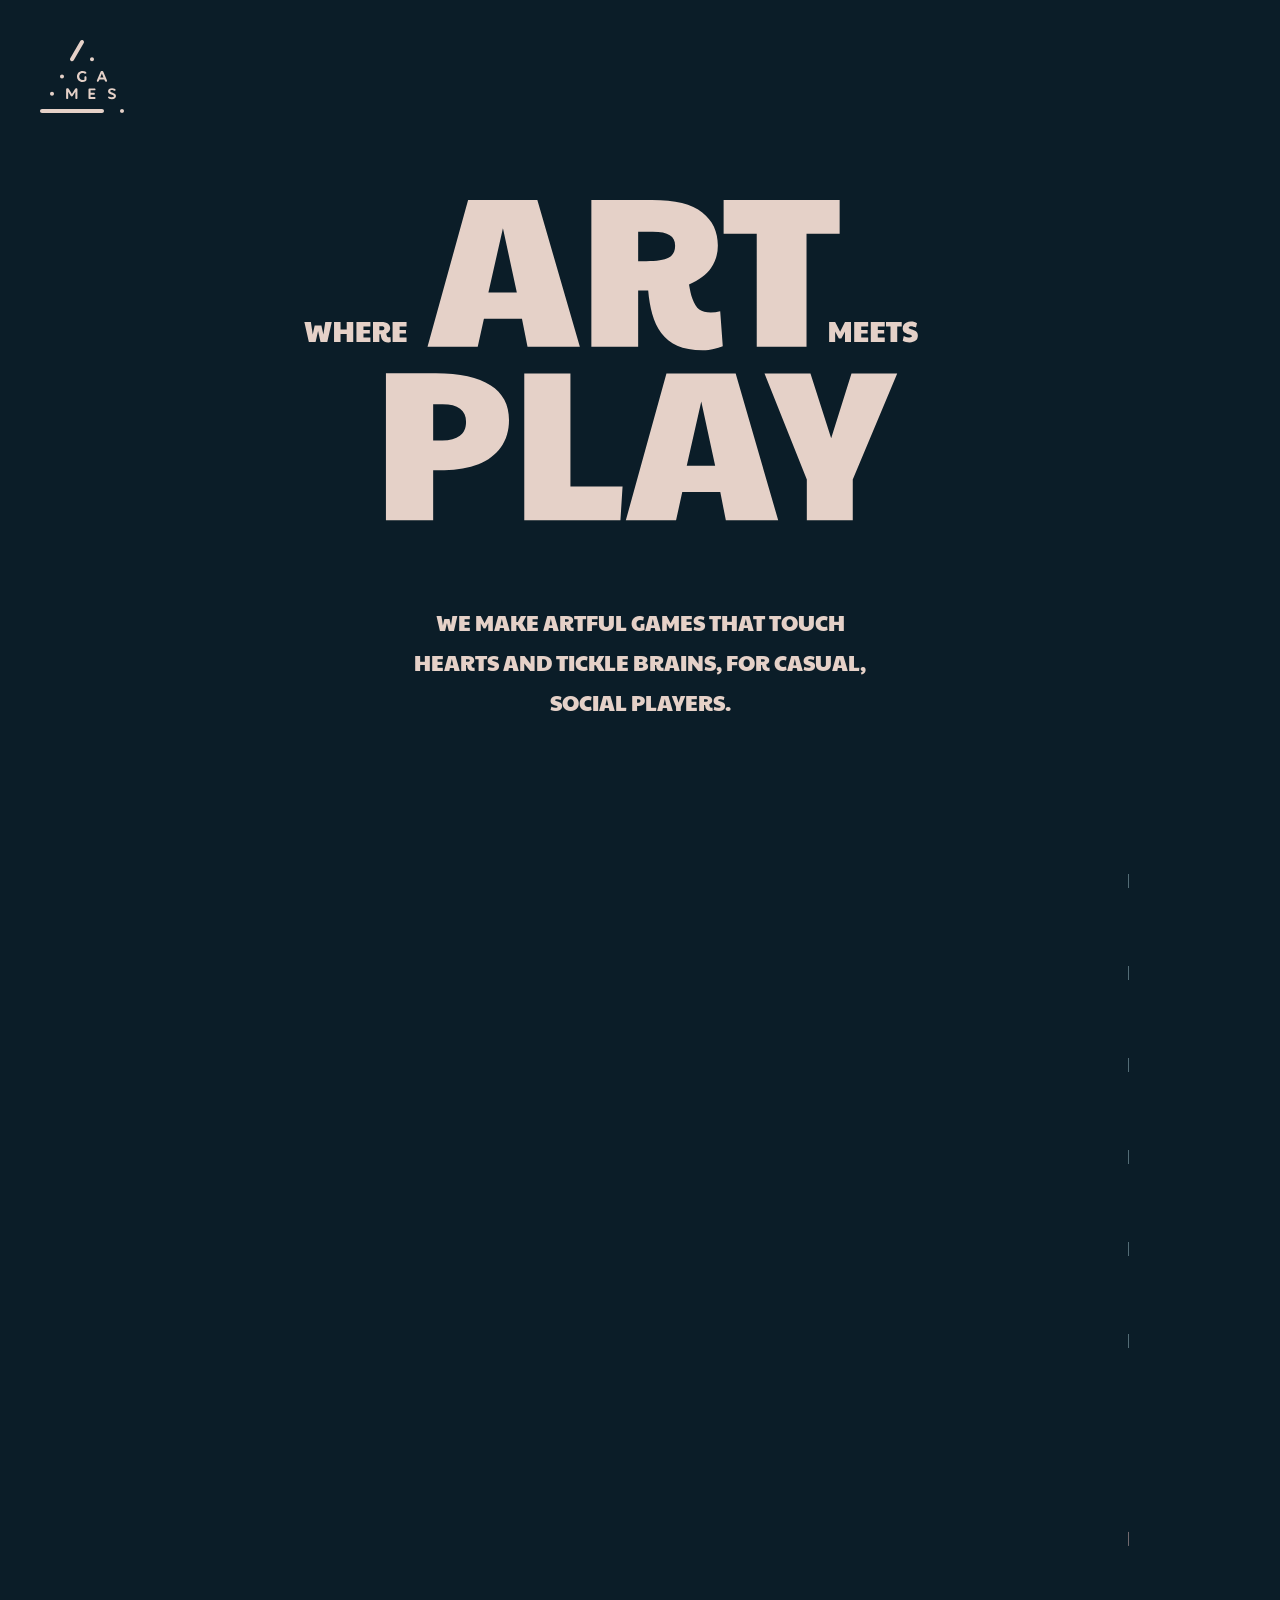
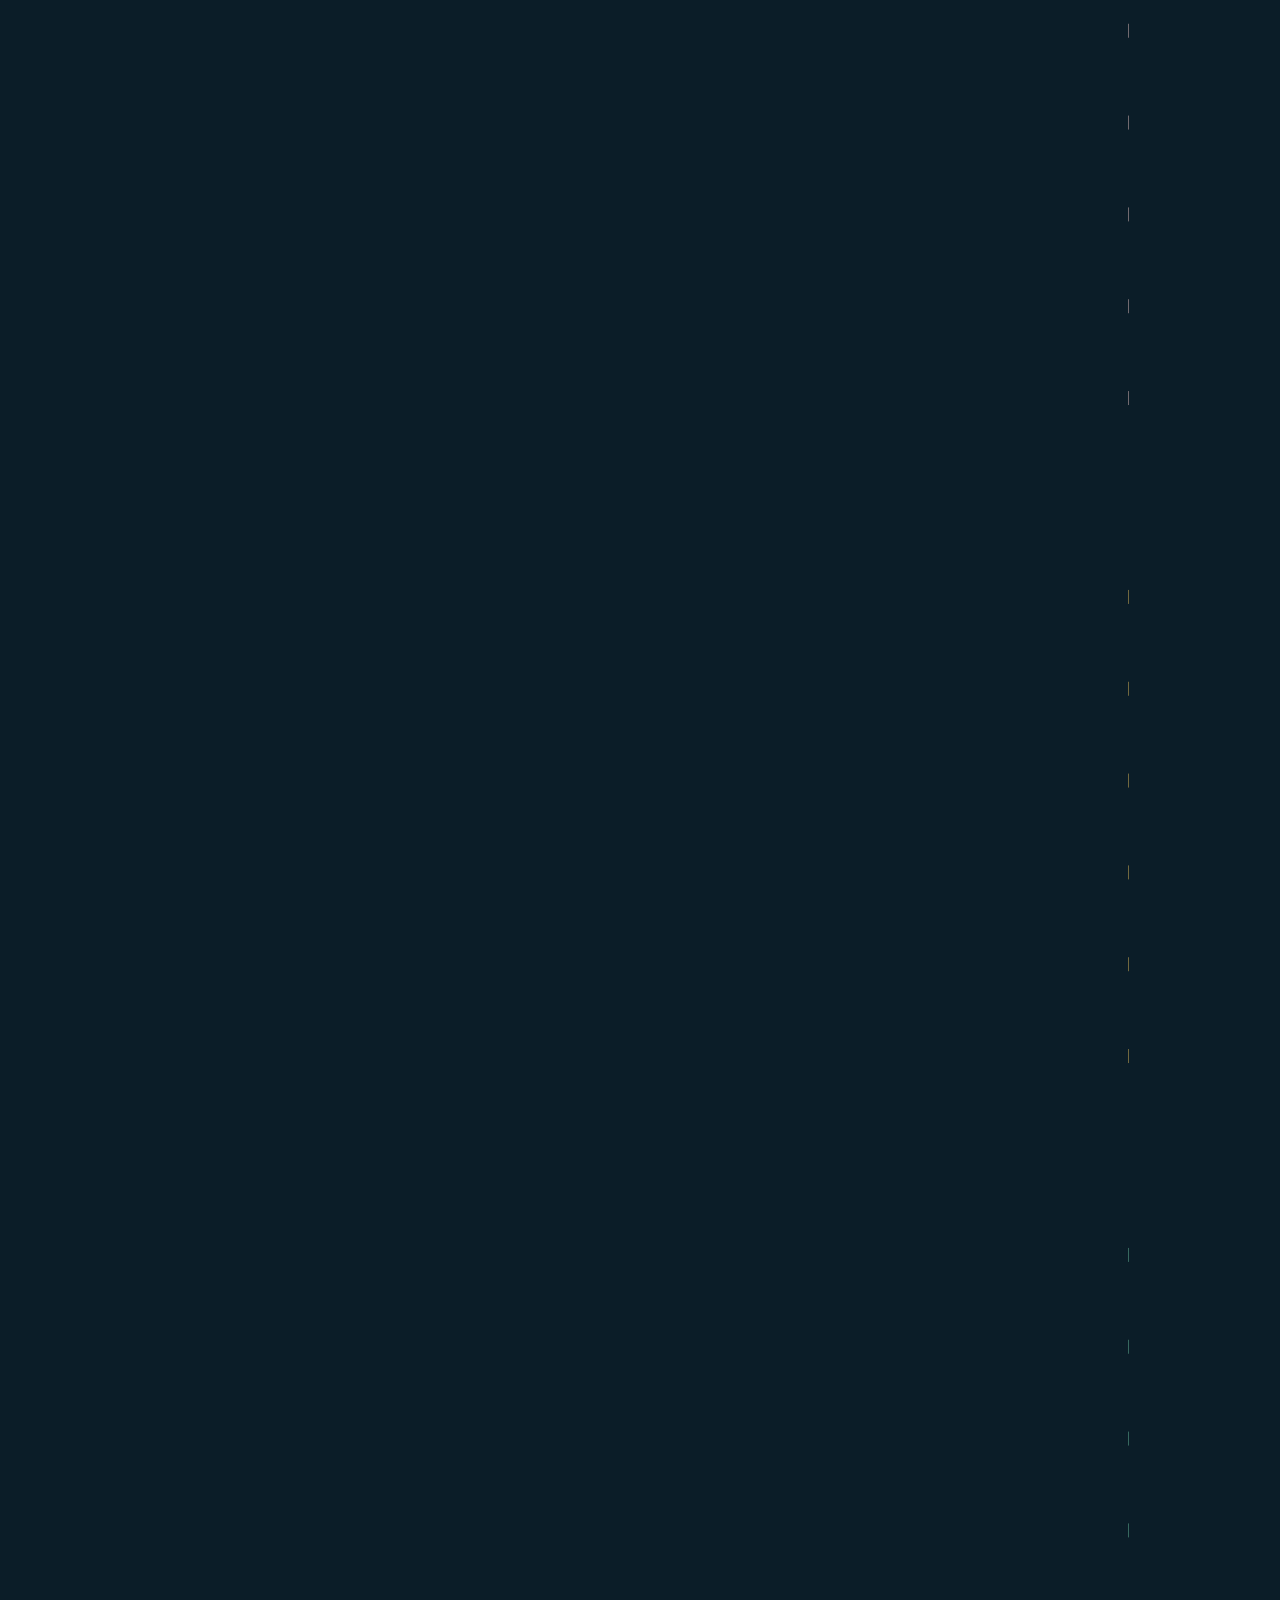
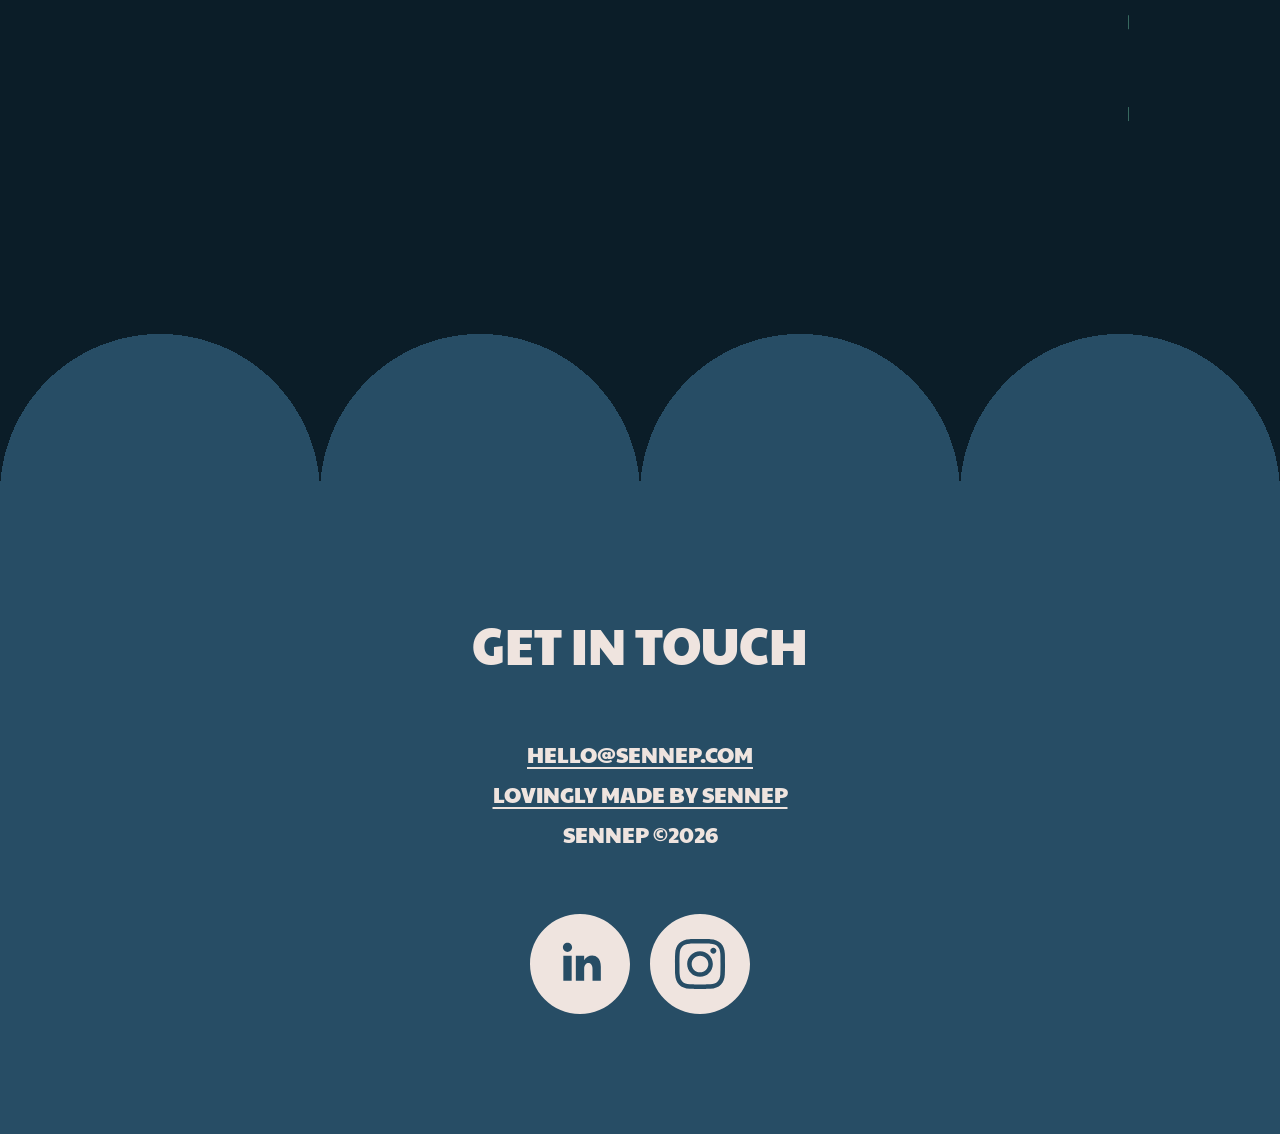
<file: index.html>
<!DOCTYPE html>
<html lang="en">
<head>
    <meta charset="UTF-8">
    <meta name="viewport" content="width=device-width, initial-scale=1.0">
    <title>Sennep Games</title>
    <meta name="description" content="We make artful games that touch hearts and tickle brains, for casual, social players.">
    <meta property="og:title" content="Sennep Games">
    <meta property="og:description" content="An independent design and games studio based in London.">
    <meta property="og:image" content="https://sennepgames.com/assets/images/og/sennep-games.jpg">
    <meta property="og:url" content="https://sennepgames.com">
    <meta property="og:type" content="website">
    <meta name="twitter:card" content="summary_large_image">
    <meta name="twitter:image" content="https://sennepgames.com/assets/images/og/sennep-games.jpg">
    <link rel="stylesheet" href="assets/css/global.css">
    <link rel="stylesheet" href="assets/css/homepage.css">
</head>
<body>

    <a class="site-logo" href="/">
        <img src="assets/images/shared/logo.svg" alt="Sennep Games" width="84" height="73">
    </a>

    <main class="page">

        <!-- ================================
             Hero
             ================================ -->
        <section class="hero">
            <div class="hero__headline">
                <img src="assets/images/homepage/headline_optical.svg" alt="Art meets Play">
            </div>
            <p class="hero__tagline">We make artful games that touch hearts and tickle brains, for casual, social players.</p>
        </section>

        <!-- ================================
             Polyverse
             ================================ -->
        <section class="game-card" style="--panel-color: #B6D9E1">
            <a class="game-card__link" href="polyverse/index.html">
                <div class="game-card__inner animate-in">
                    <div class="game-card__image">
                        <picture>
                            <source media="(max-width: 833px)" srcset="assets/images/homepage/polyverse_image_mob.jpg">
                            <img src="assets/images/homepage/polyverse_image.jpg" alt="Polyverse">
                        </picture>
                    </div>
                    <div class="game-card__panel">
                        <div class="game-card__panel-edge"></div>
                        <div class="game-card__panel-body">
                            <div class="game-card__text">
                                <h2 class="game-card__title">Polyverse</h2>
                                <p class="game-card__desc">Travel through the Polyverse and build worlds using the magic of simple math and strategy.</p>
                            </div>
                        </div>
                        <span class="game-card__arrow">➙</span>
                    </div>
                </div>
            </a>
        </section>

        <!-- ================================
             Alphaputt
             ================================ -->
        <section class="game-card" style="--panel-color: #FFD4D1">
            <a class="game-card__link" href="alphaputt/index.html">
                <div class="game-card__inner animate-in">
                    <div class="game-card__image">
                        <picture>
                            <source media="(max-width: 833px)" srcset="assets/images/homepage/alphaputt_image_mob.jpg">
                            <img src="assets/images/homepage/alphaputt_image.jpg" alt="Alphaputt">
                        </picture>
                    </div>
                    <div class="game-card__panel">
                        <div class="game-card__panel-edge"></div>
                        <div class="game-card__panel-body">
                            <div class="game-card__text">
                                <h2 class="game-card__title">Alphaputt</h2>
                                <p class="game-card__desc">That wonderful place where crazy-golf meets typography. Putt your way through the Alphabet, where each letter is a unique and playful golf course.</p>
                            </div>
                        </div>
                        <span class="game-card__arrow">➙</span>
                    </div>
                </div>
            </a>
        </section>

        <!-- ================================
             OLO Loco
             ================================ -->
        <section class="game-card" style="--panel-color: #FFD05F">
            <a class="game-card__link" href="olo-loco/index.html">
                <div class="game-card__inner animate-in">
                    <div class="game-card__image">
                        <picture>
                            <source media="(max-width: 833px)" srcset="assets/images/homepage/olo_loco_image_mob.jpg">
                            <img src="assets/images/homepage/olo_loco_image.jpg" alt="OLO Loco">
                        </picture>
                    </div>
                    <div class="game-card__panel">
                        <div class="game-card__panel-edge"></div>
                        <div class="game-card__panel-body">
                            <div class="game-card__text">
                                <h2 class="game-card__title">OLO Loco</h2>
                                <p class="game-card__desc">OLO LOCO, is the screw-loose sequel to Sennep Games' award-winning 2012 classic OLO. Careening around the original's minimalist chill for a pupil-popping funfair of colour and sound.</p>
                            </div>
                        </div>
                        <span class="game-card__arrow">➙</span>
                    </div>
                </div>
            </a>
        </section>

        <!-- ================================
             OLO Classic
             ================================ -->
        <section class="game-card" style="--panel-color: #73CFAA">
            <a class="game-card__link" href="olo-classic/index.html">
                <div class="game-card__inner animate-in">
                    <div class="game-card__image">
                        <picture>
                            <source media="(max-width: 833px)" srcset="assets/images/homepage/olo_classic_image_mob.jpg">
                            <img src="assets/images/homepage/olo_classic_image.jpg" alt="OLO Classic">
                        </picture>
                    </div>
                    <div class="game-card__panel">
                        <div class="game-card__panel-edge"></div>
                        <div class="game-card__panel-body">
                            <div class="game-card__text">
                                <h2 class="game-card__title">OLO Classic</h2>
                                <p class="game-card__desc">The aim is to get as many of your OLOs into your target zone. Use cunning techniques to outmanoeuvre your opponent and claim victory, but beware the death finger!</p>
                            </div>
                        </div>
                        <span class="game-card__arrow">➙</span>
                    </div>
                </div>
            </a>
        </section>

    </main>

    <footer class="footer">
        <div class="footer__inner">
            <div class="footer__content animate-in">
                <h2 class="footer__heading">Get in touch</h2>
                <div class="footer__links">
                    <a href="mailto:hello@sennep.com" target="_blank" rel="noopener">hello@sennep.com</a>
                    <a href="https://sennep.com" target="_blank" rel="noopener">lovingly made by sennep</a>
                    <span>Sennep &copy;2026</span>
                </div>
                <div class="footer__social">
                    <a href="https://www.linkedin.com/company/sennep" target="_blank" rel="noopener" aria-label="LinkedIn">
                        <img src="assets/images/footer/icon_linkedin.svg" alt="LinkedIn" width="100" height="100">
                    </a>
                    <a href="https://www.instagram.com/sennep_games" target="_blank" rel="noopener" aria-label="Instagram">
                        <img src="assets/images/footer/icon_instagram.svg" alt="Instagram" width="100" height="100">
                    </a>
                </div>
            </div>
        </div>
    </footer>

    <script>
        (function () {
            var elements = document.querySelectorAll('.animate-in');
            if (!elements.length) return;
            var observer = new IntersectionObserver(function (entries) {
                entries.forEach(function (entry) {
                    if (entry.isIntersecting) {
                        entry.target.classList.add('is-visible');
                        observer.unobserve(entry.target);
                    }
                });
            }, { threshold: 0, rootMargin: '0px 0px -10% 0px' });
            elements.forEach(function (el) { observer.observe(el); });
        })();
    </script>
<!-- Cloudflare Web Analytics --><script defer src='https://static.cloudflareinsights.com/beacon.min.js' data-cf-beacon='{"token": "e3170e2c4fa24565a236b3cf2ba2d98e"}'></script><!-- End Cloudflare Web Analytics -->
</body>
</html>
</file>
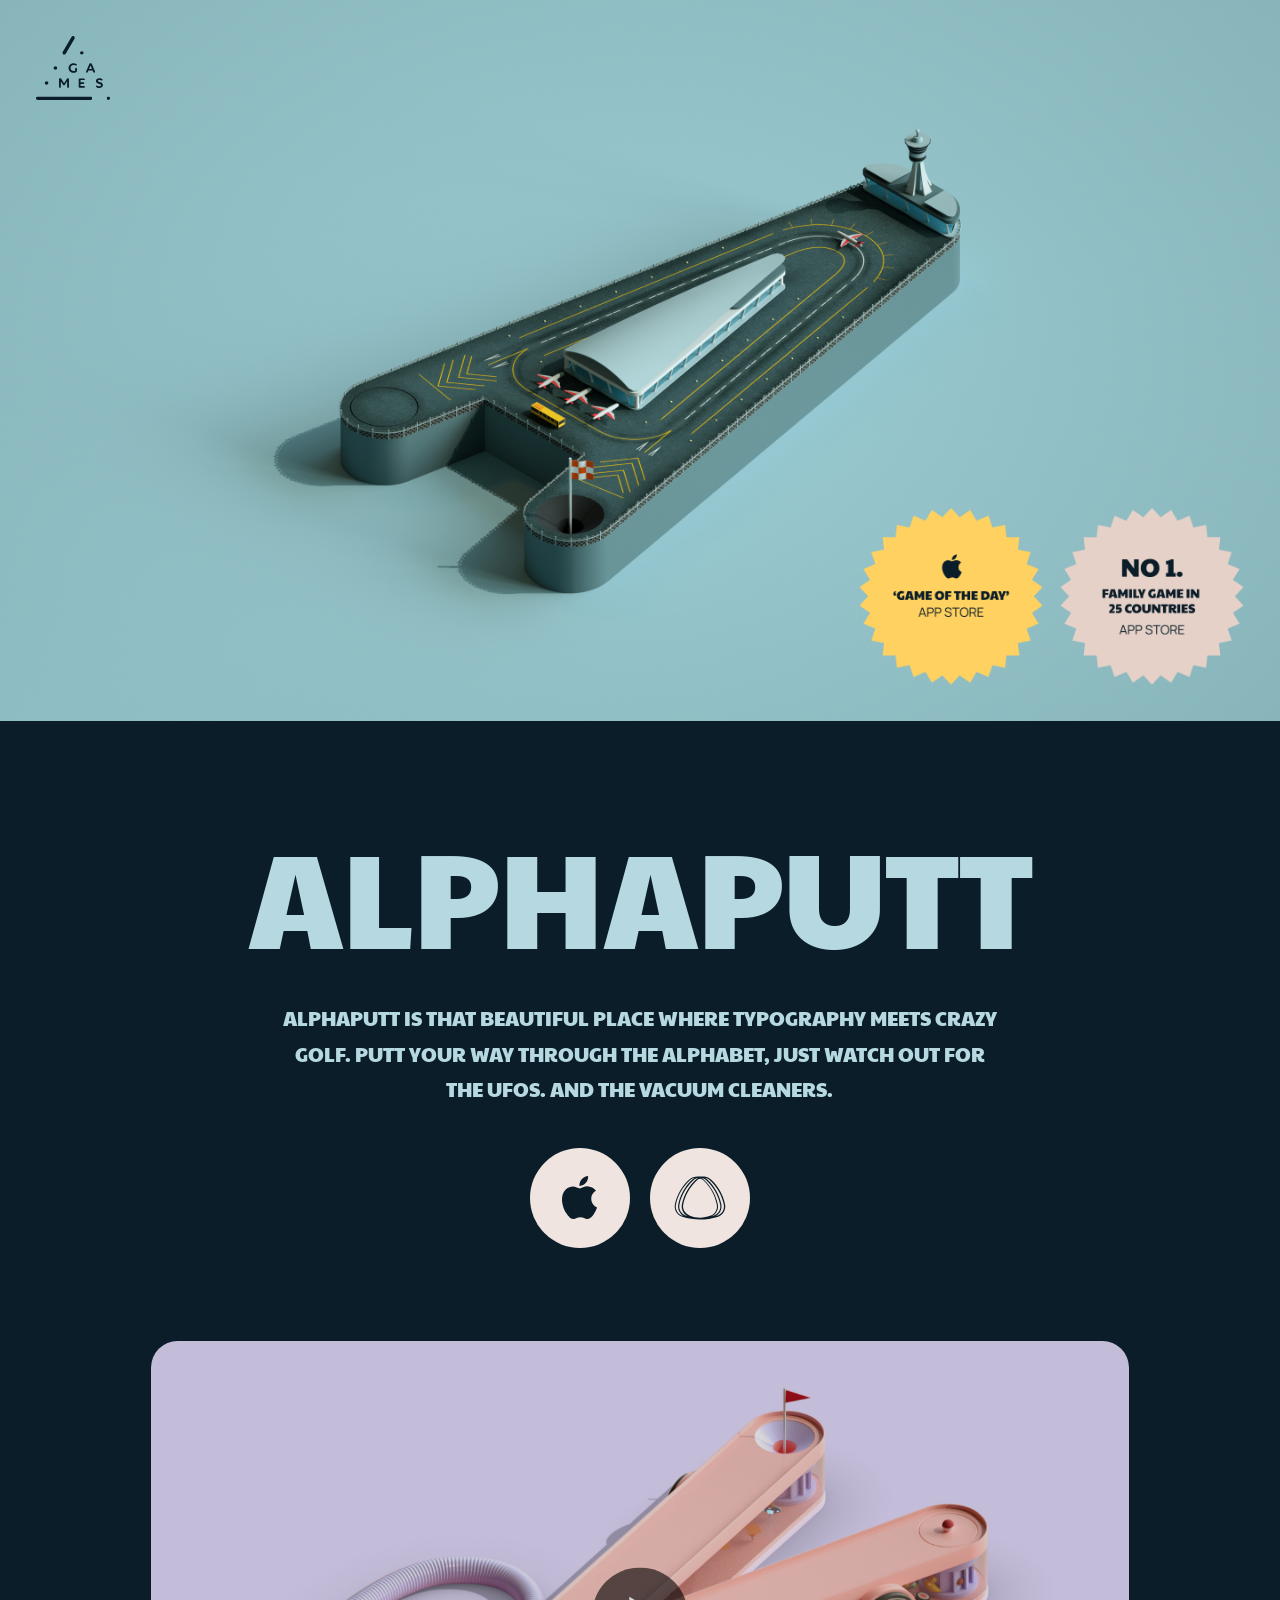
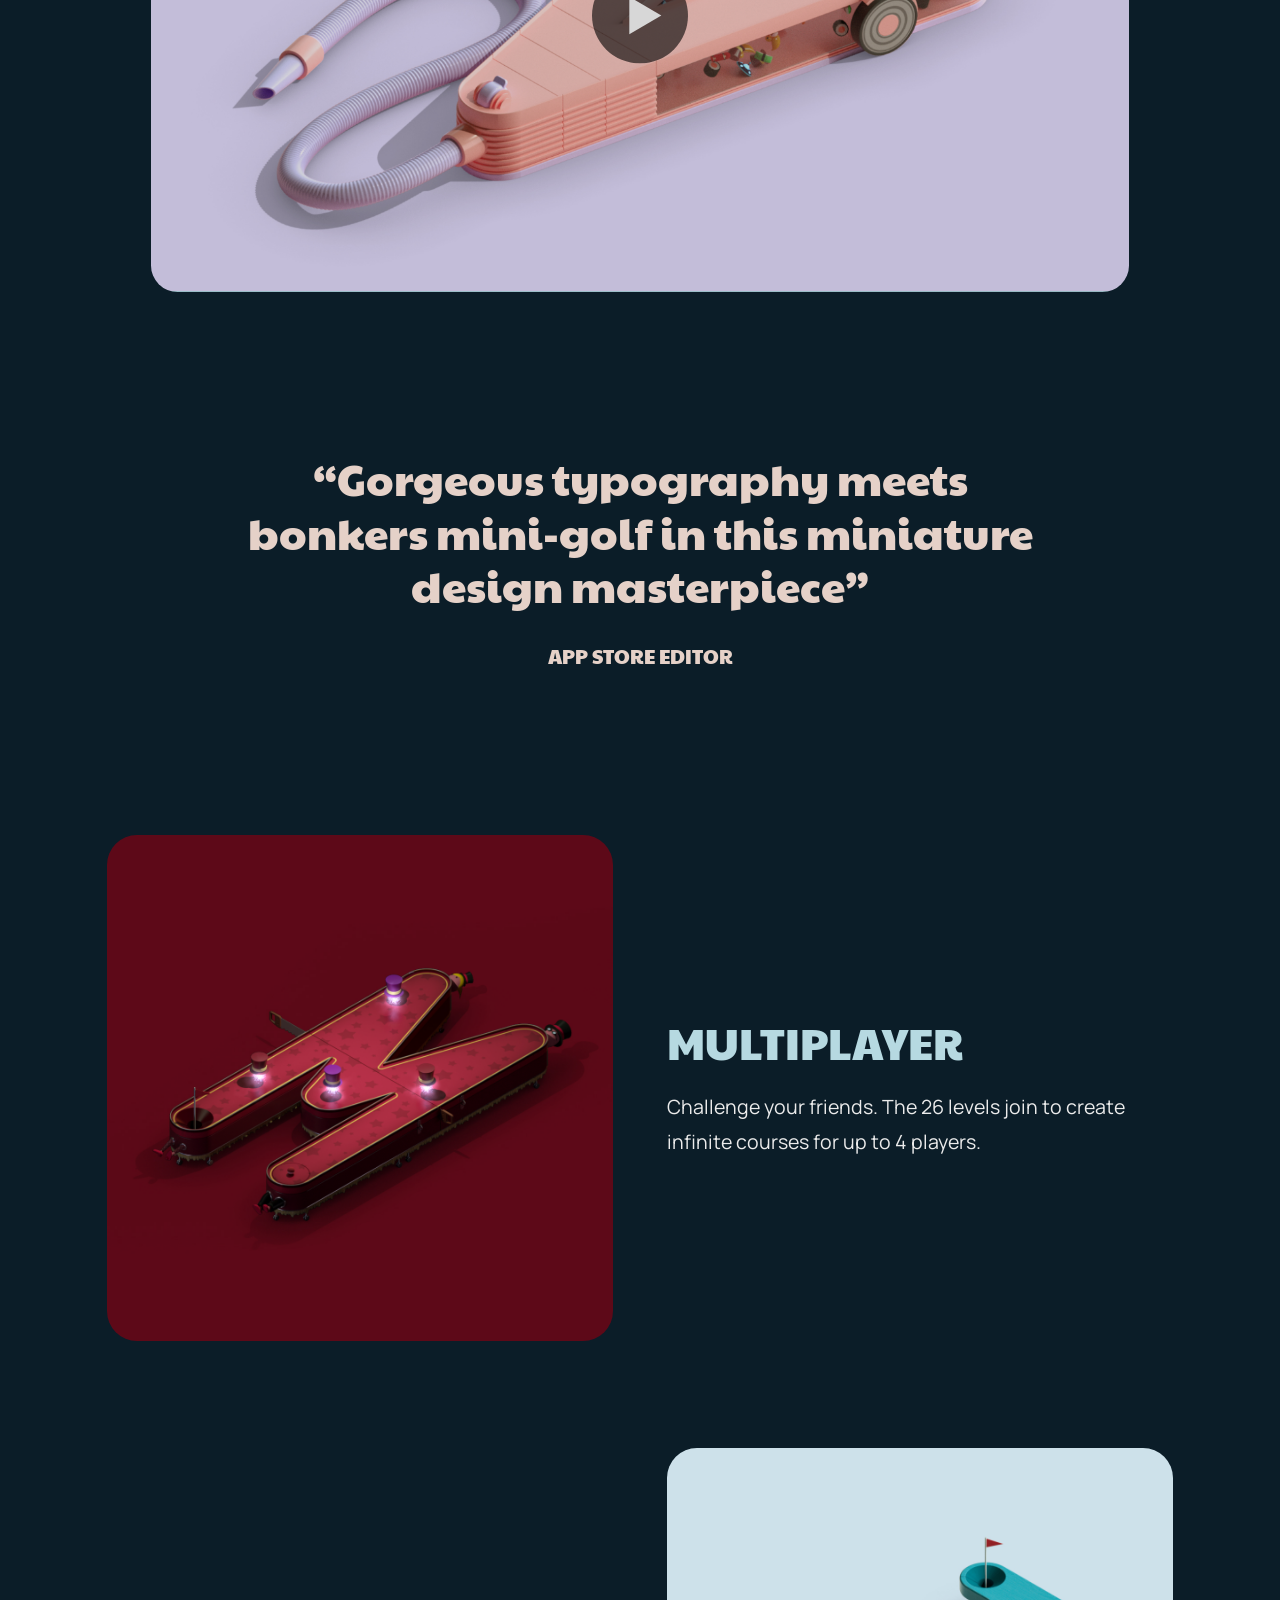
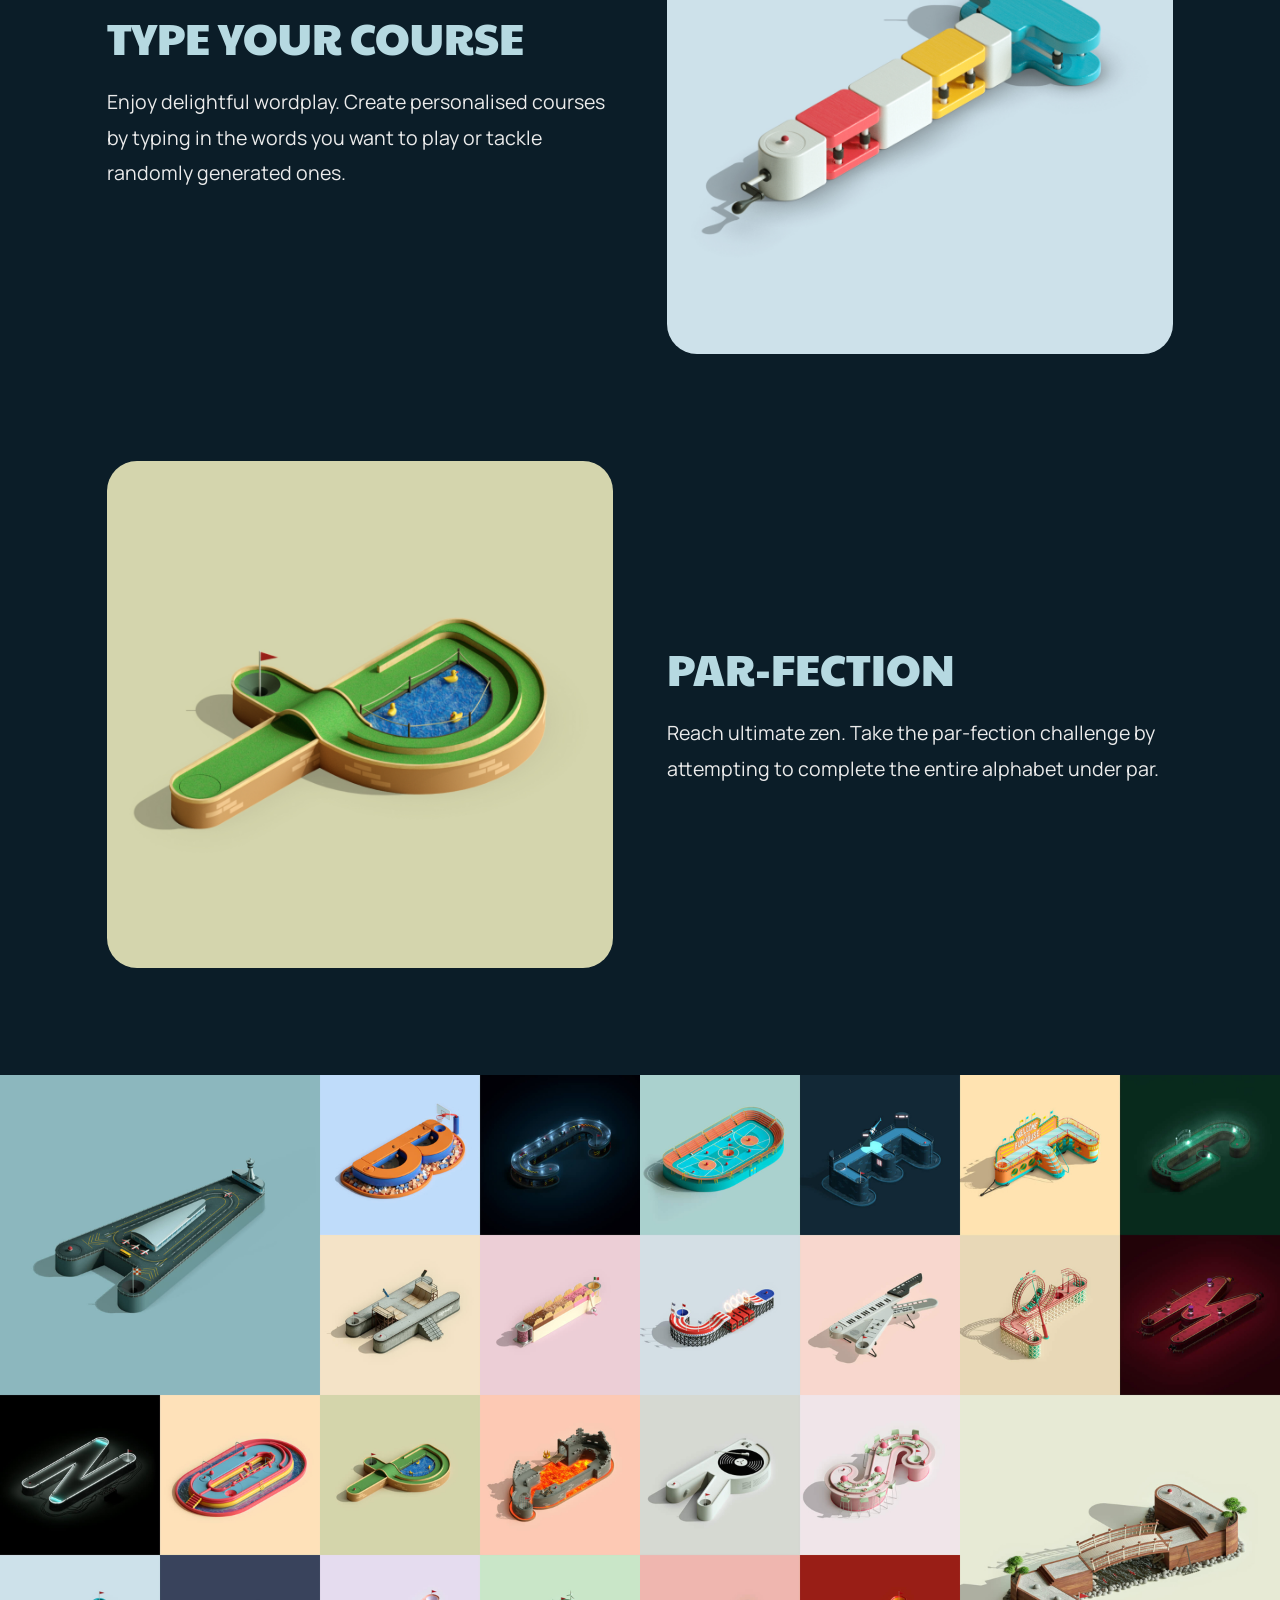
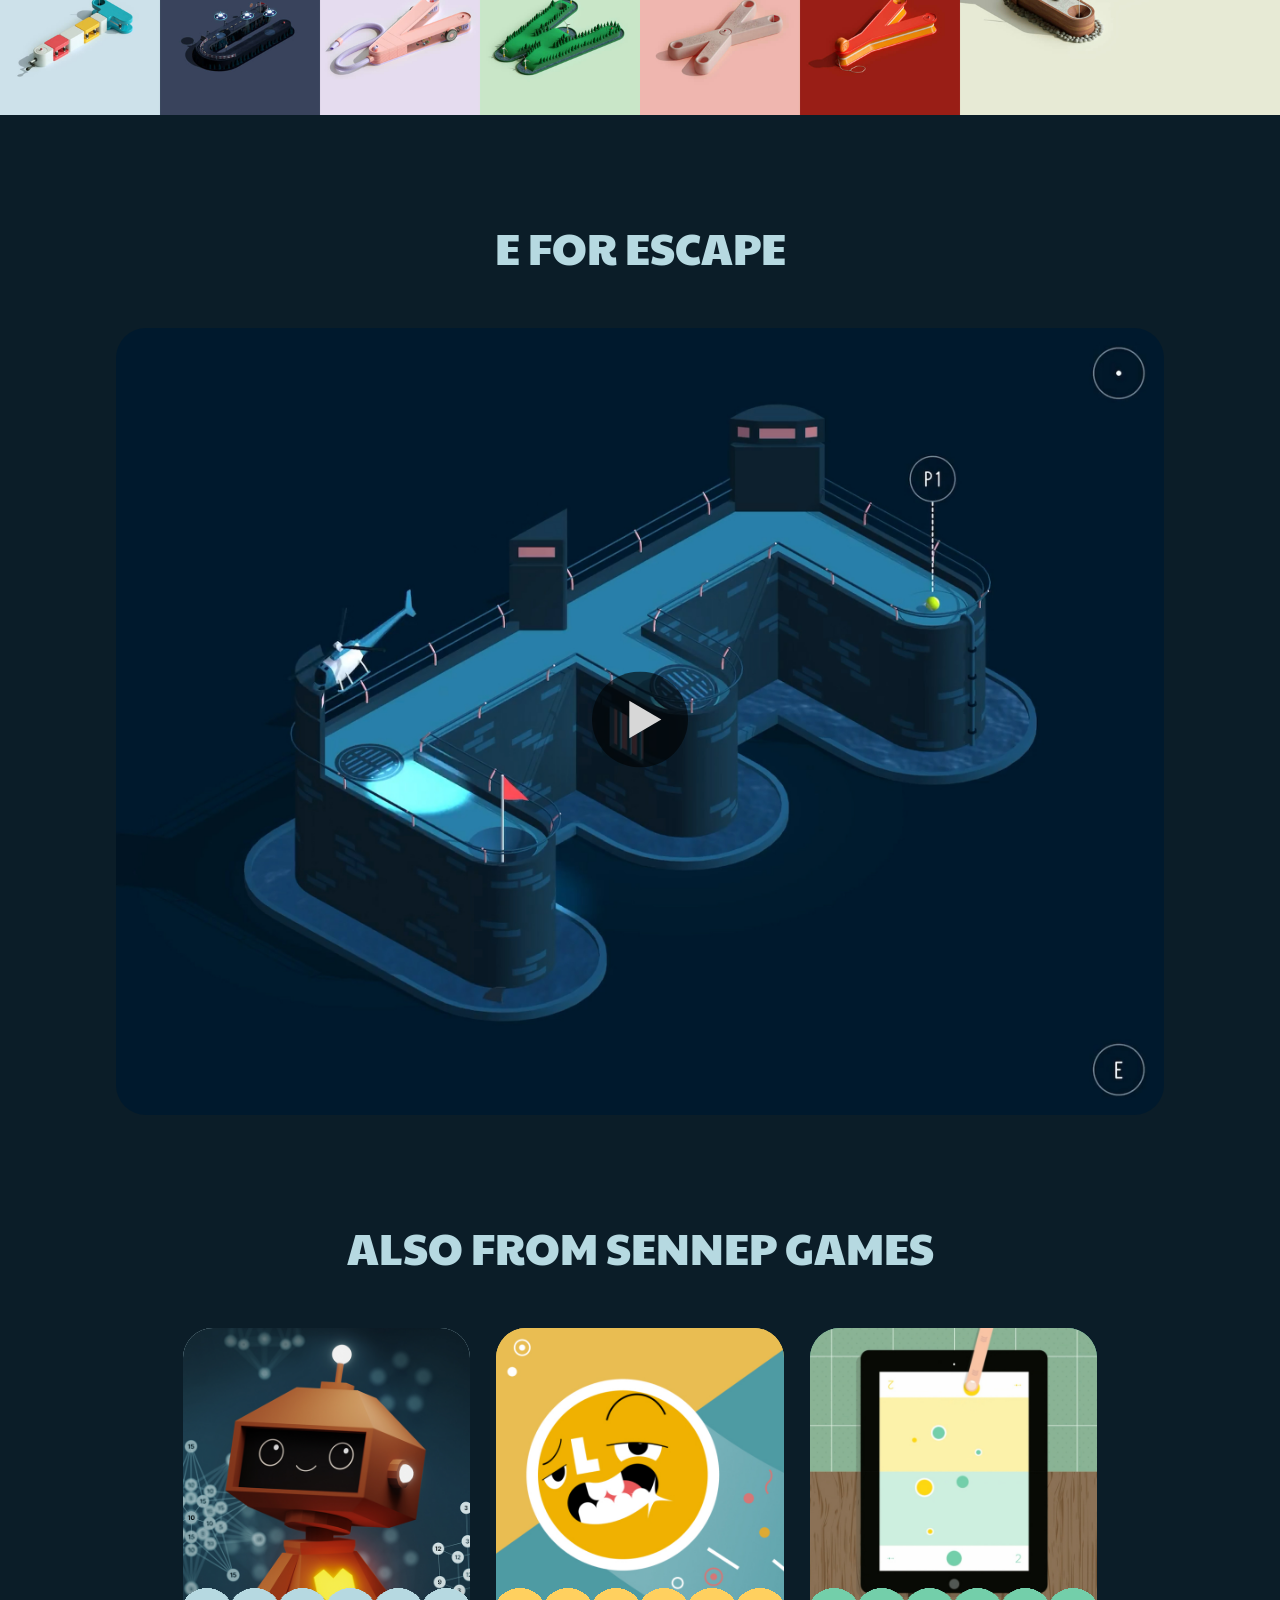
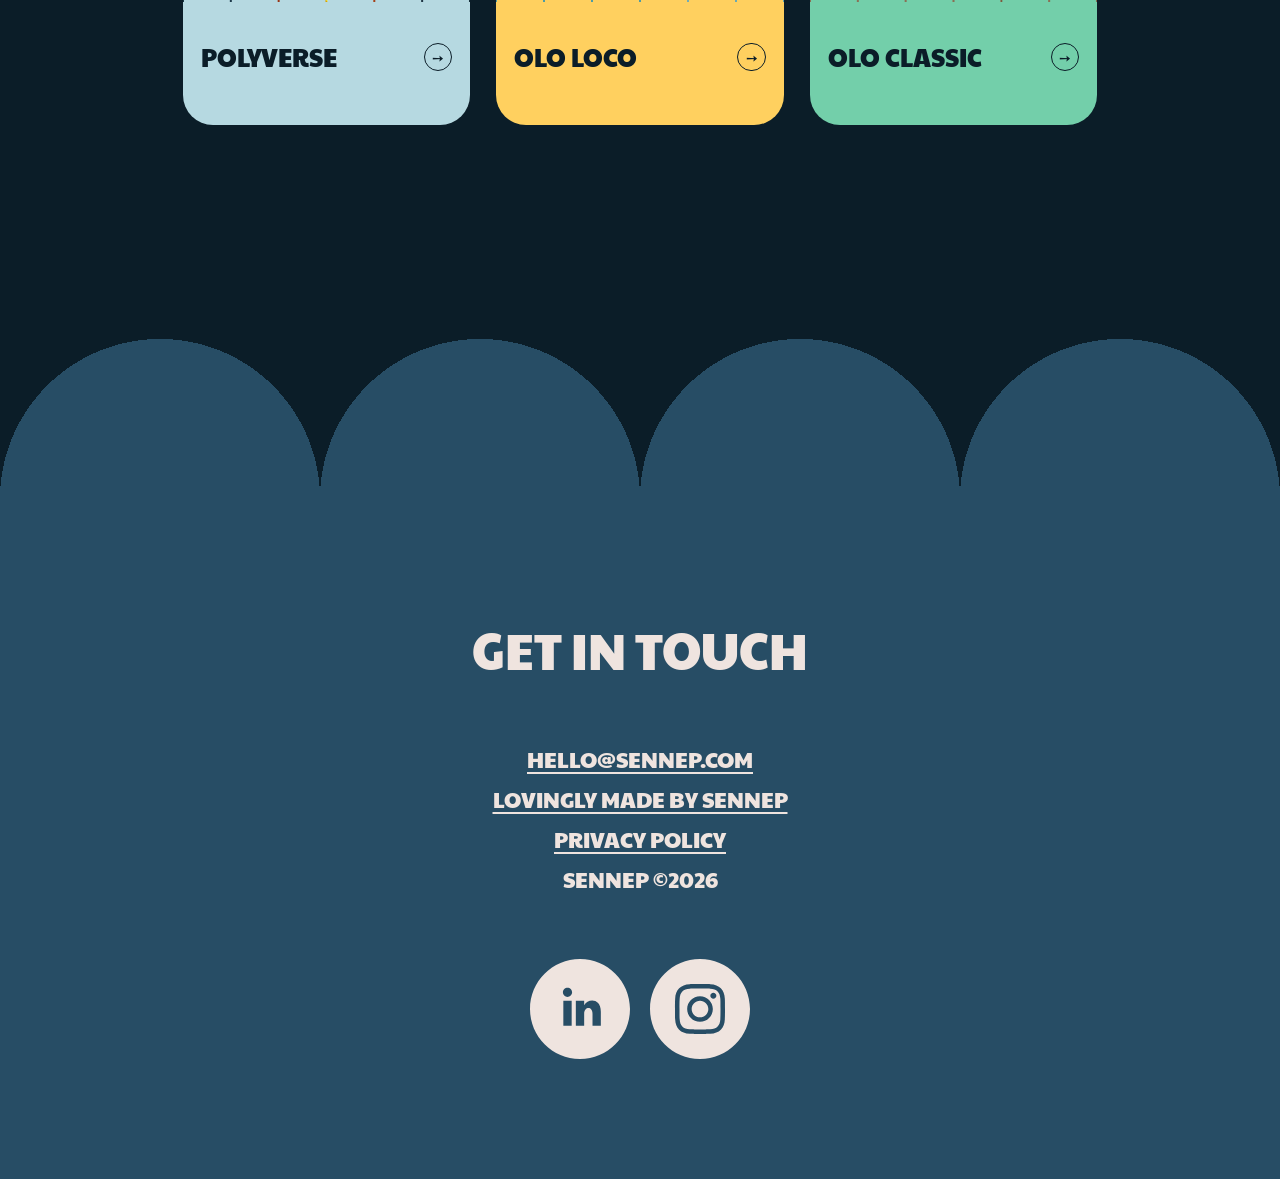
<file: alphaputt/index.html>
<!DOCTYPE html>
<html lang="en">
<head>
    <meta charset="UTF-8">
    <meta name="viewport" content="width=device-width, initial-scale=1.0">
    <title>Alphaputt — Sennep Games</title>
    <meta name="description" content="Alphaputt is that beautiful place where typography meets crazy golf. Putt your way through the alphabet.">
    <meta property="og:title" content="Alphaputt — Sennep Games">
    <meta property="og:description" content="A miniature golf game for every letter of the alphabet.">
    <meta property="og:image" content="https://sennepgames.com/assets/images/og/alphaputt.jpg">
    <meta property="og:url" content="https://sennepgames.com/alphaputt">
    <meta property="og:type" content="website">
    <meta name="twitter:card" content="summary_large_image">
    <meta name="twitter:image" content="https://sennepgames.com/assets/images/og/alphaputt.jpg">
    <link rel="stylesheet" href="../assets/css/global.css">
    <link rel="stylesheet" href="../assets/css/alphaputt.css">
</head>
<body>

    <a class="hero__logo hero__logo--dark" href="../index.html">
        <img src="../assets/images/shared/logo-dark.svg" alt="Sennep Games" width="84" height="73">
    </a>
    <a class="hero__logo hero__logo--light" href="../index.html" aria-hidden="true">
        <img src="../assets/images/shared/logo.svg" alt="" width="84" height="73">
    </a>
    <a class="hero__logo hero__logo--mini" href="../index.html" aria-hidden="true">
        <img src="../assets/images/shared/mini-logo.svg" alt="" width="84" height="73">
    </a>

    <main class="page">

        <!-- ================================
             Hero Unit
             ================================ -->
        <section class="hero">
            <div class="hero__achievements hero__achievements--desktop">
                <div class="achievement">
                    <img src="../assets/images/alphaputt/acheivement_ap_01.png" alt="Game of the Day — App Store" width="207" height="200">
                </div>
                <div class="achievement">
                    <img src="../assets/images/alphaputt/acheivement_ap_02.png" alt="No 1. Family Game in 25 Countries — App Store" width="207" height="200">
                </div>
            </div>
        </section>

        <div class="hero__achievements hero__achievements--mobile">
            <div class="achievement">
                <img src="../assets/images/alphaputt/acheivement_ap_01.png" alt="Game of the Day — App Store" width="207" height="200">
            </div>
            <div class="achievement">
                <img src="../assets/images/alphaputt/acheivement_ap_02.png" alt="No 1. Family Game in 25 Countries — App Store" width="207" height="200">
            </div>
        </div>

        <!-- ================================
             Main Title
             ================================ -->
        <section class="title-section">
            <div class="title-section__inner">
                <h1 class="title-section__heading animate-in">Alphaputt</h1>
                <p class="title-section__tagline animate-in stagger-1">Alphaputt is that beautiful place where typography meets crazy golf. Putt your way through the alphabet, Just watch out for the UFOs. And the vacuum cleaners.</p>
            </div>
        </section>

        <!-- ================================
             App Links
             ================================ -->
        <section class="app-links">
            <div class="app-links__buttons animate-in stagger-2">
                <a href="https://apps.apple.com/gb/app/alphaputt/id1192689055" target="_blank" rel="noopener" aria-label="Download on the App Store">
                    <img class="app-link-default" src="../assets/images/shared/iOS_link.svg" alt="App Store" width="100" height="100">
                    <img class="app-link-hover" src="../assets/images/shared/iOS_link_hover.svg" alt="" width="100" height="100">
                </a>
                <a href="https://www.viverse.com/NT8vChy" target="_blank" rel="noopener" aria-label="Play on Viverse">
                    <img class="app-link-default" src="../assets/images/alphaputt/viverse_link.svg" alt="Viverse" width="100" height="100">
                    <img class="app-link-hover" src="../assets/images/alphaputt/viverse_link_hover.svg" alt="" width="100" height="100">
                </a>
            </div>
        </section>

        <!-- ================================
             Video Section
             ================================ -->
        <section class="video-section">
            <div class="video-section__player video-player animate-in">
                <video class="video-player__video" src="../assets/videos/alphaputt/ap_promo_sm.mp4" playsinline preload="none"></video>
                <img class="video-player__poster" src="../assets/images/alphaputt/Alphaputt_video_poster.jpg" alt="Alphaputt gameplay">
                <button class="play-button" aria-label="Play video">
                    <svg viewBox="0 0 108 108" xmlns="http://www.w3.org/2000/svg">
                        <circle cx="54" cy="54" r="54" fill="rgba(0,0,0,0.6)"/>
                        <polygon points="42,33 42,75 78,54" fill="#D7D7D7"/>
                    </svg>
                </button>
            </div>
        </section>

        <!-- ================================
             Quote
             ================================ -->
        <section class="quote">
            <blockquote class="quote__text animate-in">&ldquo;Gorgeous typography meets bonkers mini-golf in this miniature design masterpiece&rdquo;</blockquote>
            <cite class="quote__cite animate-in stagger-1">App Store Editor</cite>
        </section>

        <!-- ================================
             Feature 01 — Multiplayer
             ================================ -->
        <section class="intro">
            <div class="intro__image animate-in">
                <img src="../assets/images/alphaputt/ap_multiplayer.jpg" alt="Alphaputt multiplayer">
            </div>
            <div class="intro__text animate-in stagger-1">
                <h2 class="section-heading">Multiplayer</h2>
                <p class="section-body">Challenge your friends. The 26 levels join to create infinite courses for up to 4 players.</p>
            </div>
        </section>

        <!-- ================================
             Feature 02 — Type Your Course
             ================================ -->
        <section class="intro intro--reverse">
            <div class="intro__text animate-in">
                <h2 class="section-heading">Type Your Course</h2>
                <p class="section-body">Enjoy delightful wordplay. Create personalised courses by typing in the words you want to play or tackle randomly generated ones.</p>
            </div>
            <div class="intro__image animate-in stagger-1">
                <img src="../assets/images/alphaputt/ap_type.jpg" alt="Alphaputt type your course">
            </div>
        </section>

        <!-- ================================
             Feature 03 — Par-fection
             ================================ -->
        <section class="intro">
            <div class="intro__image animate-in">
                <img src="../assets/images/alphaputt/ap_parfection.jpg" alt="Alphaputt par-fection">
            </div>
            <div class="intro__text animate-in stagger-1">
                <h2 class="section-heading">Par-fection</h2>
                <p class="section-body">Reach ultimate zen. Take the par-fection challenge by attempting to complete the entire alphabet under par.</p>
            </div>
        </section>

        <!-- ================================
             A-Z Image
             ================================ -->
        <section class="az-image">
            <img class="az-image__desktop animate-in" src="../assets/images/alphaputt/ap_a-z.jpg" alt="Alphaputt A to Z courses">
            <div class="az-image__mobile">
                <img src="../assets/images/alphaputt/ap_a-z_left.jpg" alt="Alphaputt courses A to M">
                <img src="../assets/images/alphaputt/ap_a-z_right.jpg" alt="Alphaputt courses N to Z">
            </div>
        </section>

        <!-- ================================
             Escape Scene
             ================================ -->
        <section class="escape">
            <h2 class="section-heading escape__heading animate-in">E For Escape</h2>
            <div class="escape__player video-player animate-in stagger-1">
                <video class="video-player__video" src="../assets/videos/alphaputt/ap_escape.mp4" playsinline preload="none"></video>
                <img class="video-player__poster" src="../assets/images/alphaputt/ap_escape_poster.jpg" alt="E for Escape level">
                <button class="play-button" aria-label="Play video">
                    <svg viewBox="0 0 108 108" xmlns="http://www.w3.org/2000/svg">
                        <circle cx="54" cy="54" r="54" fill="rgba(0,0,0,0.6)"/>
                        <polygon points="42,33 42,75 78,54" fill="#D7D7D7"/>
                    </svg>
                </button>
            </div>
        </section>

        <!-- ================================
             Also from Sennep Games
             ================================ -->
        <section class="other-games">
            <h2 class="section-heading other-games__heading animate-in">Also from Sennep Games</h2>
            <div class="other-games__grid">
                <a class="game-card-mini animate-in" href="../polyverse/index.html" style="--card-color: #B6D9E1">
                    <div class="game-card-mini__image">
                        <img src="../assets/images/homepage/polyverse_image_mob.jpg" alt="Polyverse">
                    </div>
                    <div class="game-card-mini__info">
                        <span class="game-card-mini__title">Polyverse</span>
                        <span class="game-card-mini__arrow">&#10137;</span>
                    </div>
                </a>
                <a class="game-card-mini animate-in stagger-1" href="../olo-loco/index.html" style="--card-color: #FFD05F">
                    <div class="game-card-mini__image">
                        <img src="../assets/images/homepage/olo_loco_image_mob.jpg" alt="OLO Loco">
                    </div>
                    <div class="game-card-mini__info">
                        <span class="game-card-mini__title">OLO Loco</span>
                        <span class="game-card-mini__arrow">&#10137;</span>
                    </div>
                </a>
                <a class="game-card-mini animate-in stagger-2" href="../olo-classic/index.html" style="--card-color: #73CFAA">
                    <div class="game-card-mini__image">
                        <img src="../assets/images/homepage/olo_classic_image_mob.jpg" alt="OLO Classic">
                    </div>
                    <div class="game-card-mini__info">
                        <span class="game-card-mini__title">OLO Classic</span>
                        <span class="game-card-mini__arrow">&#10137;</span>
                    </div>
                </a>
            </div>
        </section>

    </main>

    <footer class="footer">
        <div class="footer__inner">
            <div class="footer__content animate-in">
                <h2 class="footer__heading">Get in touch</h2>
                <div class="footer__links">
                    <a href="mailto:hello@sennep.com" target="_blank" rel="noopener">hello@sennep.com</a>
                    <a href="https://sennep.com" target="_blank" rel="noopener">lovingly made by sennep</a>
                    <a href="privacy/">Privacy Policy</a>
                    <span>Sennep &copy;2026</span>
                </div>
                <div class="footer__social">
                    <a href="https://www.linkedin.com/company/sennep" target="_blank" rel="noopener" aria-label="LinkedIn">
                        <img src="../assets/images/footer/icon_linkedin.svg" alt="LinkedIn" width="100" height="100">
                    </a>
                    <a href="https://www.instagram.com/sennep_games" target="_blank" rel="noopener" aria-label="Instagram">
                        <img src="../assets/images/footer/icon_instagram.svg" alt="Instagram" width="100" height="100">
                    </a>
                </div>
            </div>
        </div>
    </footer>

    <script>
        document.querySelectorAll('.video-player').forEach(function (player) {
            var video = player.querySelector('.video-player__video');
            var playBtn = player.querySelector('.play-button');

            function resetVideo() {
                video.pause();
                video.currentTime = 0;
                player.classList.remove('is-playing');
            }

            playBtn.addEventListener('click', function () {
                player.classList.add('is-playing');
                video.currentTime = 0;
                video.play();
            });

            video.addEventListener('click', resetVideo);
            video.addEventListener('ended', resetVideo);
        });

        /* Scroll-triggered entrance animations */
        (function () {
            var elements = document.querySelectorAll('.animate-in');
            if (!elements.length) return;
            var observer = new IntersectionObserver(function (entries) {
                entries.forEach(function (entry) {
                    if (entry.isIntersecting) {
                        entry.target.classList.add('is-visible');
                        observer.unobserve(entry.target);
                    }
                });
            }, { threshold: 0, rootMargin: '0px 0px -10% 0px' });
            elements.forEach(function (el) { observer.observe(el); });
        })();

/* Logo colour mask — desktop only, re-evaluates on resize */
        (function () {
            var lightLogo = document.querySelector('.hero__logo--light');
            var miniLogo = document.querySelector('.hero__logo--mini');
            var darkLogo = document.querySelector('.hero__logo--dark');
            var sections = document.querySelectorAll('.page > :not(.hero)');
            var footer = document.querySelector('.footer');
            var currentMask = null;
            var prevMask = null;
            var isWide = false;

            function resetLogos() {
                [lightLogo, miniLogo].forEach(function (el) {
                    if (!el) return;
                    el.style.clipPath = 'inset(100% 0 0 0)';
                    el.style.transform = '';
                    el.style.transition = '';
                });
                if (darkLogo) darkLogo.style.opacity = '1';
            }

            function setup() {
                if (window.innerWidth < 834) {
                    resetLogos();
                    currentMask = null;
                    return;
                }

                isWide = window.innerWidth >= 1440;
                var newMask = isWide ? lightLogo : miniLogo;

                if (newMask !== prevMask) {
                    resetLogos();
                    prevMask = newMask;
                }

                currentMask = newMask;

                var reducedMotion = window.matchMedia('(prefers-reduced-motion: reduce)').matches;
                if (reducedMotion && currentMask) {
                    currentMask.style.clipPath = 'none';
                    currentMask = null;
                }
            }

            function updateMask() {
                if (!currentMask) return;

                var logoTop = 40;
                var logoBottom = 113;
                var topClip = 100;
                var found = false;

                sections.forEach(function (section) {
                    var rect = section.getBoundingClientRect();
                    if (rect.top < logoBottom && rect.bottom > logoTop) {
                        var sectionTop = Math.max(rect.top, logoTop);
                        var clip = Math.max(0, ((sectionTop - logoTop) / (logoBottom - logoTop)) * 100);
                        if (!found || clip < topClip) topClip = clip;
                        found = true;
                    }
                });

                if (footer) {
                    var fRect = footer.getBoundingClientRect();
                    if (fRect.top < logoBottom && fRect.bottom > logoTop) {
                        var fClip = Math.max(0, ((Math.max(fRect.top, logoTop) - logoTop) / (logoBottom - logoTop)) * 100);
                        if (!found || fClip < topClip) topClip = fClip;
                        found = true;
                    }
                }

                currentMask.style.clipPath = found
                    ? 'inset(' + topClip + '% 0 0 0)'
                    : 'inset(100% 0 0 0)';

                if (darkLogo && !isWide) {
                    darkLogo.style.opacity = (found && topClip === 0) ? '0' : '1';
                }

                if (!isWide) {
                    if (found && topClip === 0) {
                        currentMask.style.transition = 'transform 400ms ease-out';
                        currentMask.style.transform = 'translateX(-30px)';
                    } else {
                        currentMask.style.transition = 'transform 300ms ease-in';
                        currentMask.style.transform = 'translateX(0)';
                    }
                }
            }

            var resizeTimer;
            window.addEventListener('resize', function () {
                clearTimeout(resizeTimer);
                resizeTimer = setTimeout(function () {
                    setup();
                    updateMask();
                }, 100);
            });

            window.addEventListener('scroll', updateMask, { passive: true });
            setup();
            updateMask();
        })();
    </script>
<!-- Cloudflare Web Analytics --><script defer src='https://static.cloudflareinsights.com/beacon.min.js' data-cf-beacon='{"token": "e3170e2c4fa24565a236b3cf2ba2d98e"}'></script><!-- End Cloudflare Web Analytics -->
</body>
</html>
</file>
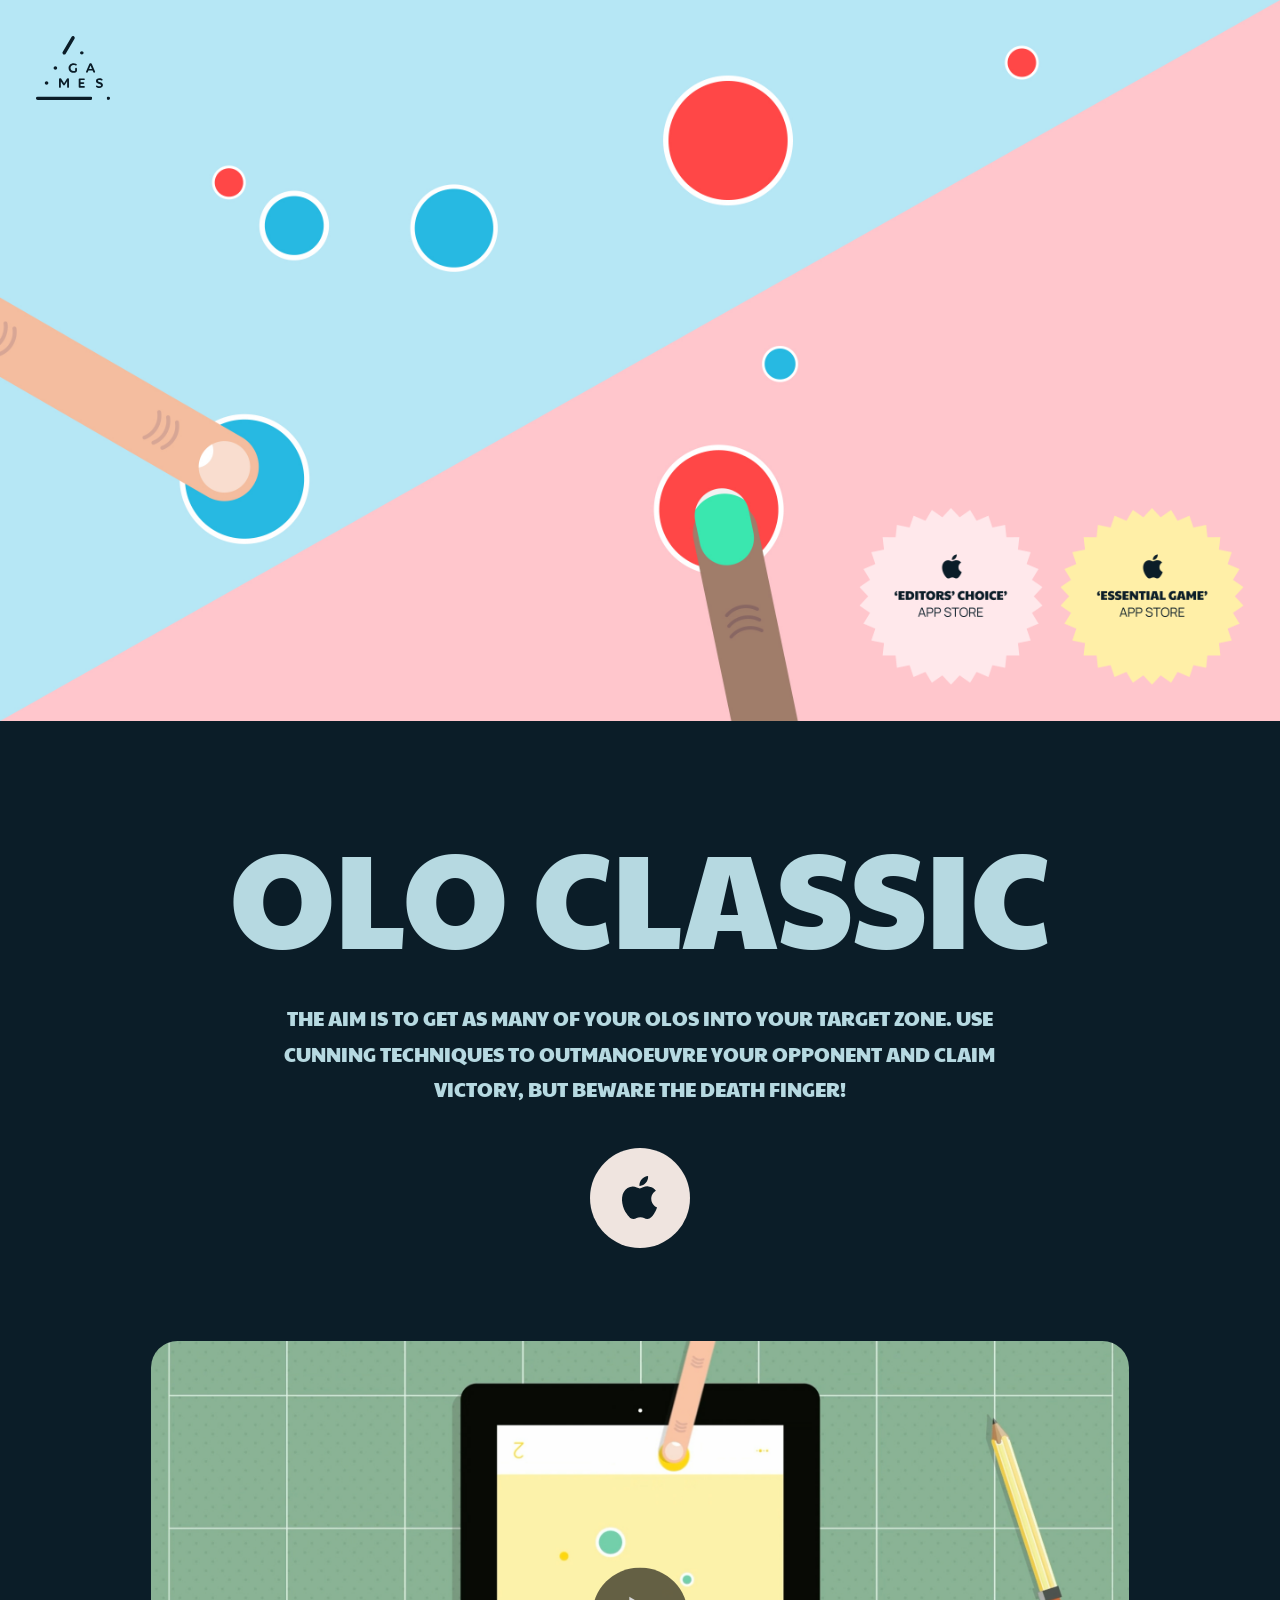
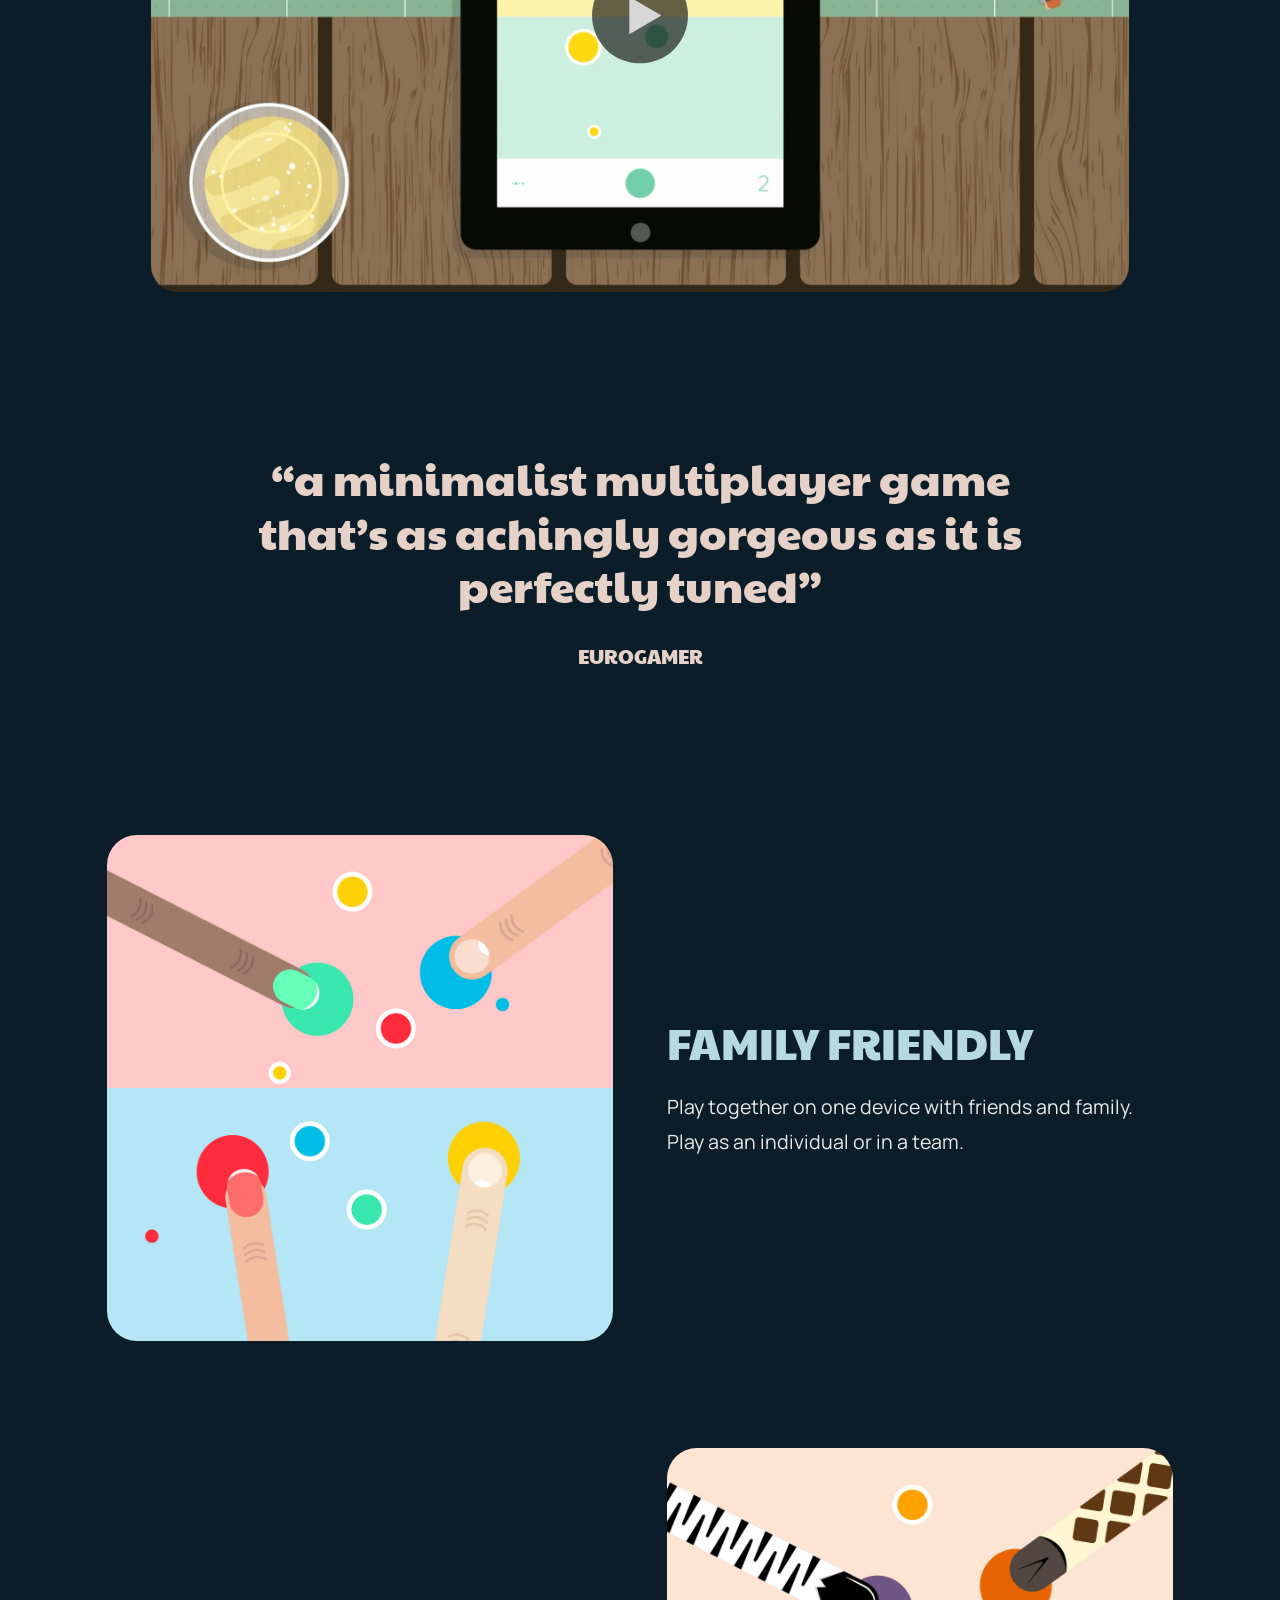
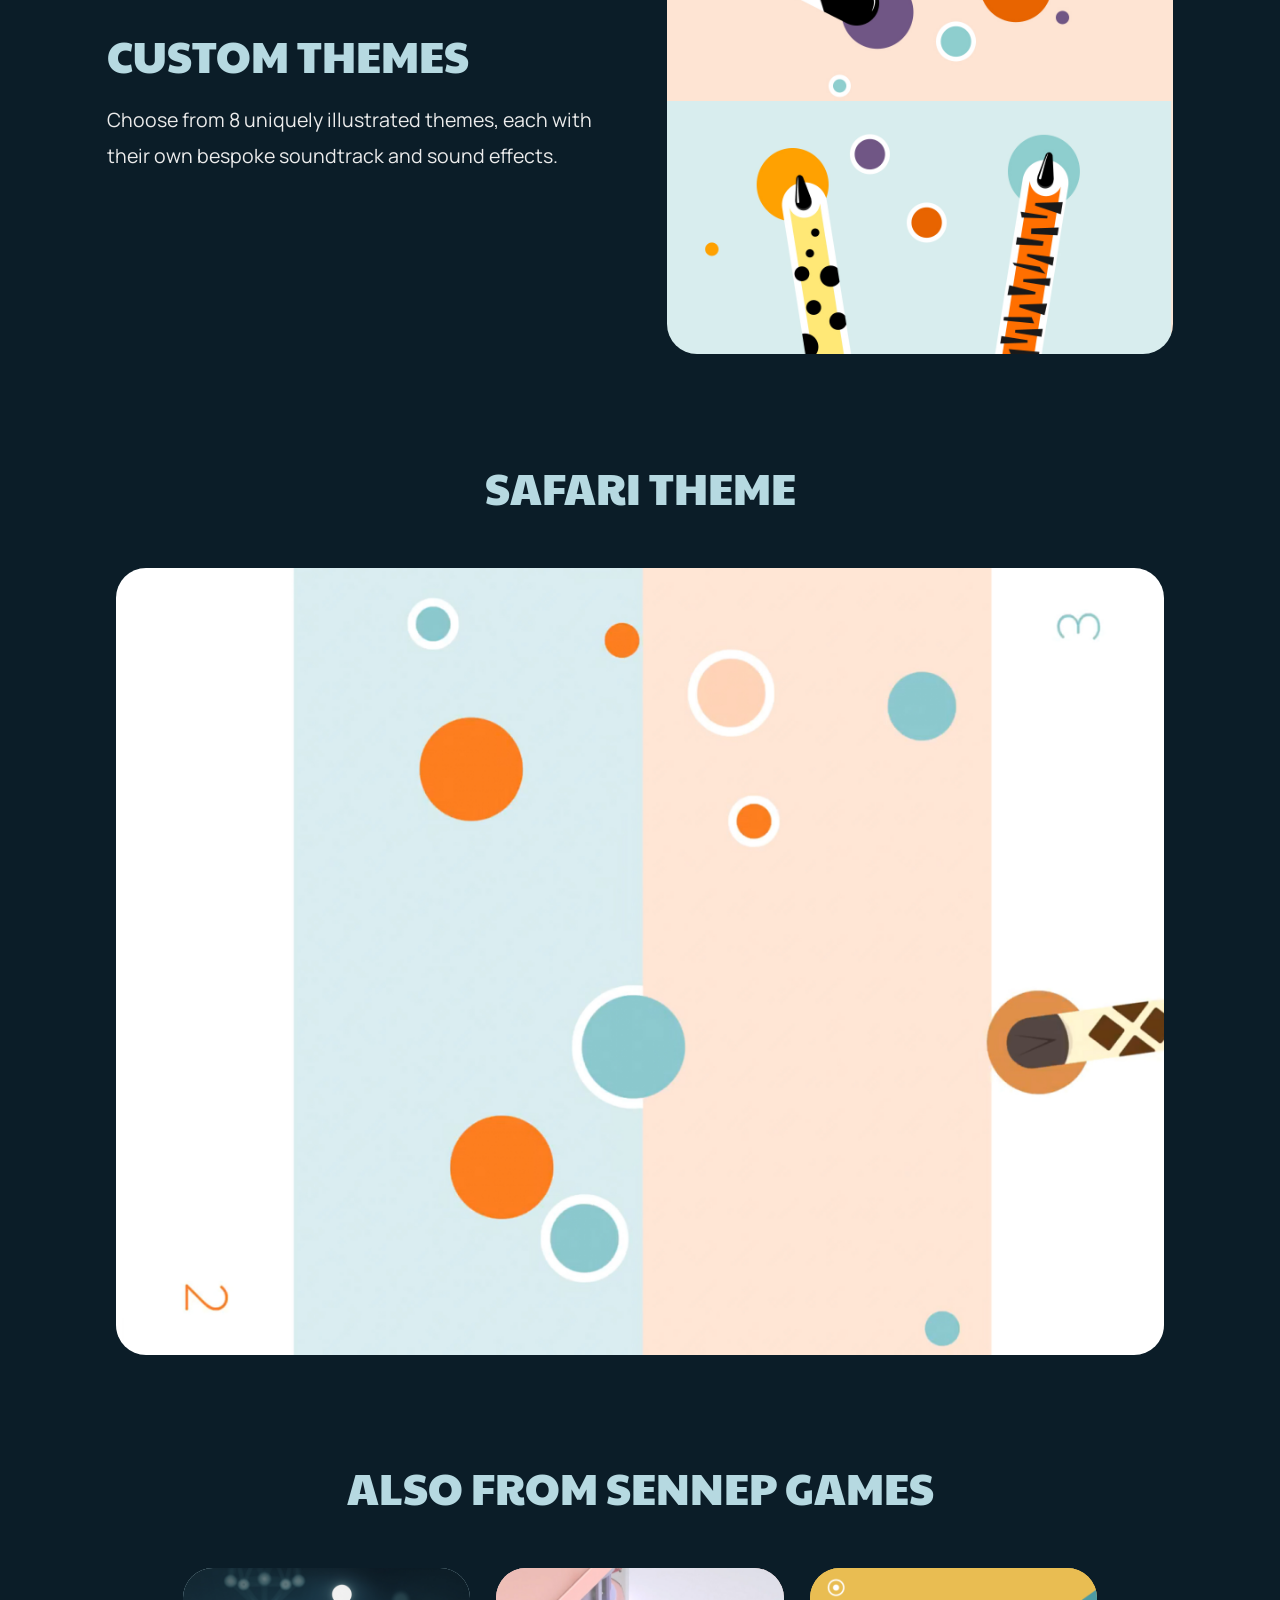
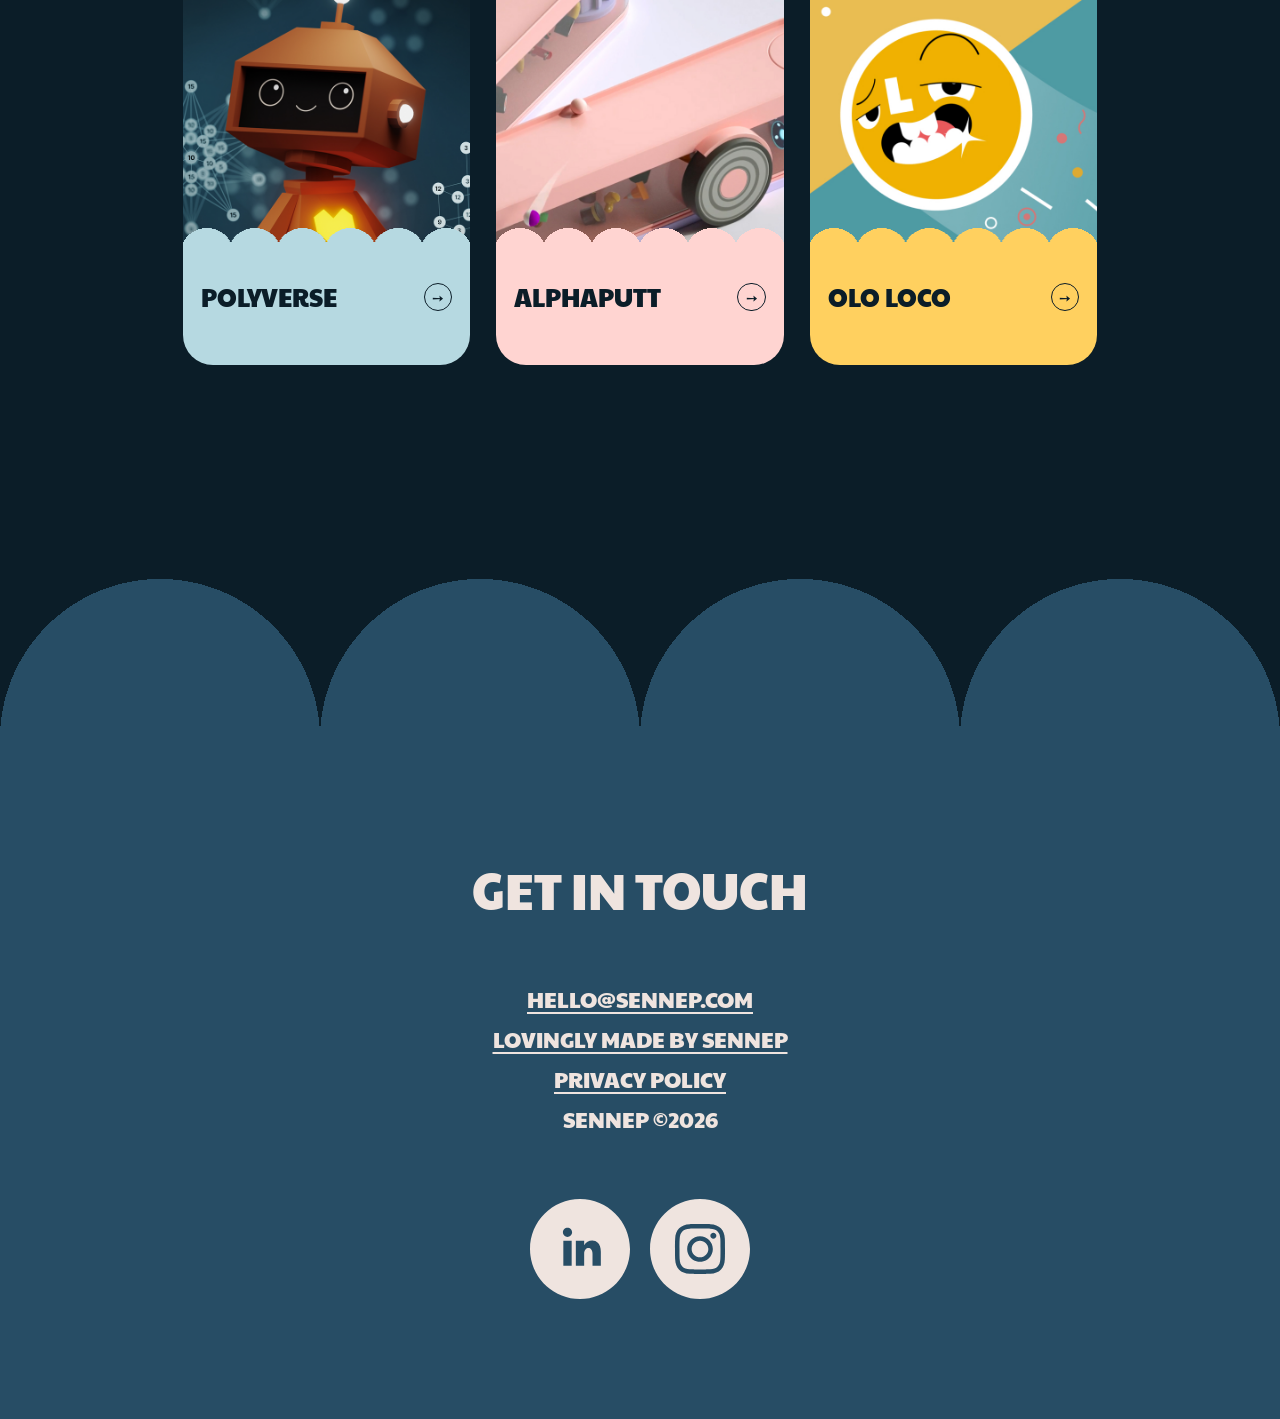
<file: olo-classic/index.html>
<!DOCTYPE html>
<html lang="en">
<head>
    <meta charset="UTF-8">
    <meta name="viewport" content="width=device-width, initial-scale=1.0">
    <title>OLO Classic — Sennep Games</title>
    <meta name="description" content="The aim is to get as many of your OLOs into your target zone. Use cunning techniques to outmanoeuvre your opponent.">
    <meta property="og:title" content="OLO Classic — Sennep Games">
    <meta property="og:description" content="The original disc flicking game with millions of downloads.">
    <meta property="og:image" content="https://sennepgames.com/assets/images/og/olo-classic.jpg">
    <meta property="og:url" content="https://sennepgames.com/olo-classic">
    <meta property="og:type" content="website">
    <meta name="twitter:card" content="summary_large_image">
    <meta name="twitter:image" content="https://sennepgames.com/assets/images/og/olo-classic.jpg">
    <link rel="stylesheet" href="../assets/css/global.css">
    <link rel="stylesheet" href="../assets/css/olo-classic.css">
</head>
<body>

    <a class="hero__logo hero__logo--dark" href="../index.html">
        <img src="../assets/images/shared/logo-dark.svg" alt="Sennep Games" width="84" height="73">
    </a>
    <a class="hero__logo hero__logo--light" href="../index.html" aria-hidden="true">
        <img src="../assets/images/shared/logo.svg" alt="" width="84" height="73">
    </a>
    <a class="hero__logo hero__logo--mini" href="../index.html" aria-hidden="true">
        <img src="../assets/images/shared/mini-logo.svg" alt="" width="84" height="73">
    </a>

    <main class="page">

        <!-- ================================
             Hero Unit
             ================================ -->
        <section class="hero">
            <div class="hero__achievements hero__achievements--desktop">
                <div class="achievement">
                    <img src="../assets/images/olo/acheivement_olo_01.png" alt="Editors' Choice — App Store" width="207" height="200">
                </div>
                <div class="achievement">
                    <img src="../assets/images/olo/acheivement_olo_02.png" alt="Essential Game — App Store" width="207" height="200">
                </div>
            </div>
        </section>

        <div class="hero__achievements hero__achievements--mobile">
            <div class="achievement">
                <img src="../assets/images/olo/acheivement_olo_01.png" alt="Editors' Choice — App Store" width="207" height="200">
            </div>
            <div class="achievement">
                <img src="../assets/images/olo/acheivement_olo_02.png" alt="Essential Game — App Store" width="207" height="200">
            </div>
        </div>

        <!-- ================================
             Main Title
             ================================ -->
        <section class="title-section">
            <div class="title-section__inner">
                <h1 class="title-section__heading animate-in">OLO Classic</h1>
                <p class="title-section__tagline animate-in stagger-1">The aim is to get as many of your OLOs into your target zone. Use cunning techniques to outmanoeuvre your opponent and claim victory, but beware the death finger!</p>
            </div>
        </section>

        <!-- ================================
             App Links
             ================================ -->
        <section class="app-links">
            <div class="app-links__buttons animate-in stagger-2">
                <a href="https://apps.apple.com/app/olo-game/id529826126" target="_blank" rel="noopener" aria-label="Download on the App Store">
                    <img class="app-link-default" src="../assets/images/shared/iOS_link.svg" alt="App Store" width="100" height="100">
                    <img class="app-link-hover" src="../assets/images/shared/iOS_link_hover.svg" alt="" width="100" height="100">
                </a>
            </div>
        </section>

        <!-- ================================
             Video Section — Promo
             ================================ -->
        <section class="video-section">
            <div class="video-section__player video-player animate-in">
                <video class="video-player__video" src="../assets/videos/olo/olo_game_sm.mp4" playsinline preload="none"></video>
                <img class="video-player__poster" src="../assets/images/olo/olo_video_poster.jpg" alt="OLO Classic gameplay">
                <button class="play-button" aria-label="Play video">
                    <svg viewBox="0 0 108 108" xmlns="http://www.w3.org/2000/svg">
                        <circle cx="54" cy="54" r="54" fill="rgba(0,0,0,0.6)"/>
                        <polygon points="42,33 42,75 78,54" fill="#D7D7D7"/>
                    </svg>
                </button>
            </div>
        </section>

        <!-- ================================
             Quote
             ================================ -->
        <section class="quote">
            <blockquote class="quote__text animate-in">&ldquo;a minimalist multiplayer game that&rsquo;s as achingly gorgeous as it is perfectly tuned&rdquo;</blockquote>
            <cite class="quote__cite animate-in stagger-1">Eurogamer</cite>
        </section>

        <!-- ================================
             Feature 01 — Family Friendly
             ================================ -->
        <section class="intro">
            <div class="intro__image animate-in">
                <img src="../assets/images/olo/feature_01.jpg" alt="OLO Classic family friendly">
            </div>
            <div class="intro__text animate-in stagger-1">
                <h2 class="section-heading">Family Friendly</h2>
                <p class="section-body">Play together on one device with friends and family. Play as an individual or in a team.</p>
            </div>
        </section>

        <!-- ================================
             Feature 02 — Custom Themes
             ================================ -->
        <section class="intro intro--reverse">
            <div class="intro__text animate-in">
                <h2 class="section-heading">Custom Themes</h2>
                <p class="section-body">Choose from 8 uniquely illustrated themes, each with their own bespoke soundtrack and sound effects.</p>
            </div>
            <div class="intro__image animate-in stagger-1">
                <img src="../assets/images/olo/feature_02.jpg" alt="OLO Classic custom themes">
            </div>
        </section>

        <!-- ================================
             Safari Theme
             ================================ -->
        <section class="safari">
            <h2 class="section-heading safari__heading animate-in">Safari Theme</h2>
            <div class="safari__player animate-in stagger-1">
                <video src="../assets/videos/olo/olo_safari_sm.mp4" poster="../assets/images/olo/olo_safari_poster.jpg" autoplay loop muted playsinline></video>
            </div>
        </section>

        <!-- ================================
             Also from Sennep Games
             ================================ -->
        <section class="other-games">
            <h2 class="section-heading other-games__heading animate-in">Also from Sennep Games</h2>
            <div class="other-games__grid">
                <a class="game-card-mini animate-in" href="../polyverse/index.html" style="--card-color: #B6D9E1">
                    <div class="game-card-mini__image">
                        <img src="../assets/images/homepage/polyverse_image_mob.jpg" alt="Polyverse">
                    </div>
                    <div class="game-card-mini__info">
                        <span class="game-card-mini__title">Polyverse</span>
                        <span class="game-card-mini__arrow">&#10137;</span>
                    </div>
                </a>
                <a class="game-card-mini animate-in stagger-1" href="../alphaputt/index.html" style="--card-color: #FFD4D1">
                    <div class="game-card-mini__image">
                        <img src="../assets/images/homepage/alphaputt_image_mob.jpg" alt="Alphaputt">
                    </div>
                    <div class="game-card-mini__info">
                        <span class="game-card-mini__title">Alphaputt</span>
                        <span class="game-card-mini__arrow">&#10137;</span>
                    </div>
                </a>
                <a class="game-card-mini animate-in stagger-2" href="../olo-loco/index.html" style="--card-color: #FFD05F">
                    <div class="game-card-mini__image">
                        <img src="../assets/images/homepage/olo_loco_image_mob.jpg" alt="OLO Loco">
                    </div>
                    <div class="game-card-mini__info">
                        <span class="game-card-mini__title">OLO Loco</span>
                        <span class="game-card-mini__arrow">&#10137;</span>
                    </div>
                </a>
            </div>
        </section>

    </main>

    <footer class="footer">
        <div class="footer__inner">
            <div class="footer__content animate-in">
                <h2 class="footer__heading">Get in touch</h2>
                <div class="footer__links">
                    <a href="mailto:hello@sennep.com" target="_blank" rel="noopener">hello@sennep.com</a>
                    <a href="https://sennep.com" target="_blank" rel="noopener">lovingly made by sennep</a>
                    <a href="privacy/">Privacy Policy</a>
                    <span>Sennep &copy;2026</span>
                </div>
                <div class="footer__social">
                    <a href="https://www.linkedin.com/company/sennep" target="_blank" rel="noopener" aria-label="LinkedIn">
                        <img src="../assets/images/footer/icon_linkedin.svg" alt="LinkedIn" width="100" height="100">
                    </a>
                    <a href="https://www.instagram.com/sennep_games" target="_blank" rel="noopener" aria-label="Instagram">
                        <img src="../assets/images/footer/icon_instagram.svg" alt="Instagram" width="100" height="100">
                    </a>
                </div>
            </div>
        </div>
    </footer>

    <script>
        document.querySelectorAll('.video-player').forEach(function (player) {
            var video = player.querySelector('.video-player__video');
            var playBtn = player.querySelector('.play-button');

            if (!video) return;

            function resetVideo() {
                video.pause();
                video.currentTime = 0;
                player.classList.remove('is-playing');
            }

            playBtn.addEventListener('click', function () {
                player.classList.add('is-playing');
                video.currentTime = 0;
                video.play();
            });

            video.addEventListener('click', resetVideo);
            video.addEventListener('ended', resetVideo);
        });

        /* Scroll-triggered entrance animations */
        (function () {
            var elements = document.querySelectorAll('.animate-in');
            if (!elements.length) return;
            var observer = new IntersectionObserver(function (entries) {
                entries.forEach(function (entry) {
                    if (entry.isIntersecting) {
                        entry.target.classList.add('is-visible');
                        observer.unobserve(entry.target);
                    }
                });
            }, { threshold: 0, rootMargin: '0px 0px -10% 0px' });
            elements.forEach(function (el) { observer.observe(el); });
        })();
/* Logo colour mask — desktop only, re-evaluates on resize */
        (function () {
            var lightLogo = document.querySelector('.hero__logo--light');
            var miniLogo = document.querySelector('.hero__logo--mini');
            var darkLogo = document.querySelector('.hero__logo--dark');
            var sections = document.querySelectorAll('.page > :not(.hero)');
            var footer = document.querySelector('.footer');
            var currentMask = null;
            var prevMask = null;
            var isWide = false;

            function resetLogos() {
                [lightLogo, miniLogo].forEach(function (el) {
                    if (!el) return;
                    el.style.clipPath = 'inset(100% 0 0 0)';
                    el.style.transform = '';
                    el.style.transition = '';
                });
                if (darkLogo) darkLogo.style.opacity = '1';
            }

            function setup() {
                if (window.innerWidth < 834) {
                    resetLogos();
                    currentMask = null;
                    return;
                }

                isWide = window.innerWidth >= 1440;
                var newMask = isWide ? lightLogo : miniLogo;

                if (newMask !== prevMask) {
                    resetLogos();
                    prevMask = newMask;
                }

                currentMask = newMask;

                var reducedMotion = window.matchMedia('(prefers-reduced-motion: reduce)').matches;
                if (reducedMotion && currentMask) {
                    currentMask.style.clipPath = 'none';
                    currentMask = null;
                }
            }

            function updateMask() {
                if (!currentMask) return;

                var logoTop = 40;
                var logoBottom = 113;
                var topClip = 100;
                var found = false;

                sections.forEach(function (section) {
                    var rect = section.getBoundingClientRect();
                    if (rect.top < logoBottom && rect.bottom > logoTop) {
                        var sectionTop = Math.max(rect.top, logoTop);
                        var clip = Math.max(0, ((sectionTop - logoTop) / (logoBottom - logoTop)) * 100);
                        if (!found || clip < topClip) topClip = clip;
                        found = true;
                    }
                });

                if (footer) {
                    var fRect = footer.getBoundingClientRect();
                    if (fRect.top < logoBottom && fRect.bottom > logoTop) {
                        var fClip = Math.max(0, ((Math.max(fRect.top, logoTop) - logoTop) / (logoBottom - logoTop)) * 100);
                        if (!found || fClip < topClip) topClip = fClip;
                        found = true;
                    }
                }

                currentMask.style.clipPath = found
                    ? 'inset(' + topClip + '% 0 0 0)'
                    : 'inset(100% 0 0 0)';

                if (darkLogo && !isWide) {
                    darkLogo.style.opacity = (found && topClip === 0) ? '0' : '1';
                }

                if (!isWide) {
                    if (found && topClip === 0) {
                        currentMask.style.transition = 'transform 400ms ease-out';
                        currentMask.style.transform = 'translateX(-30px)';
                    } else {
                        currentMask.style.transition = 'transform 300ms ease-in';
                        currentMask.style.transform = 'translateX(0)';
                    }
                }
            }

            var resizeTimer;
            window.addEventListener('resize', function () {
                clearTimeout(resizeTimer);
                resizeTimer = setTimeout(function () {
                    setup();
                    updateMask();
                }, 100);
            });

            window.addEventListener('scroll', updateMask, { passive: true });
            setup();
            updateMask();
        })();
    </script>
<!-- Cloudflare Web Analytics --><script defer src='https://static.cloudflareinsights.com/beacon.min.js' data-cf-beacon='{"token": "e3170e2c4fa24565a236b3cf2ba2d98e"}'></script><!-- End Cloudflare Web Analytics -->
</body>
</html>
</file>
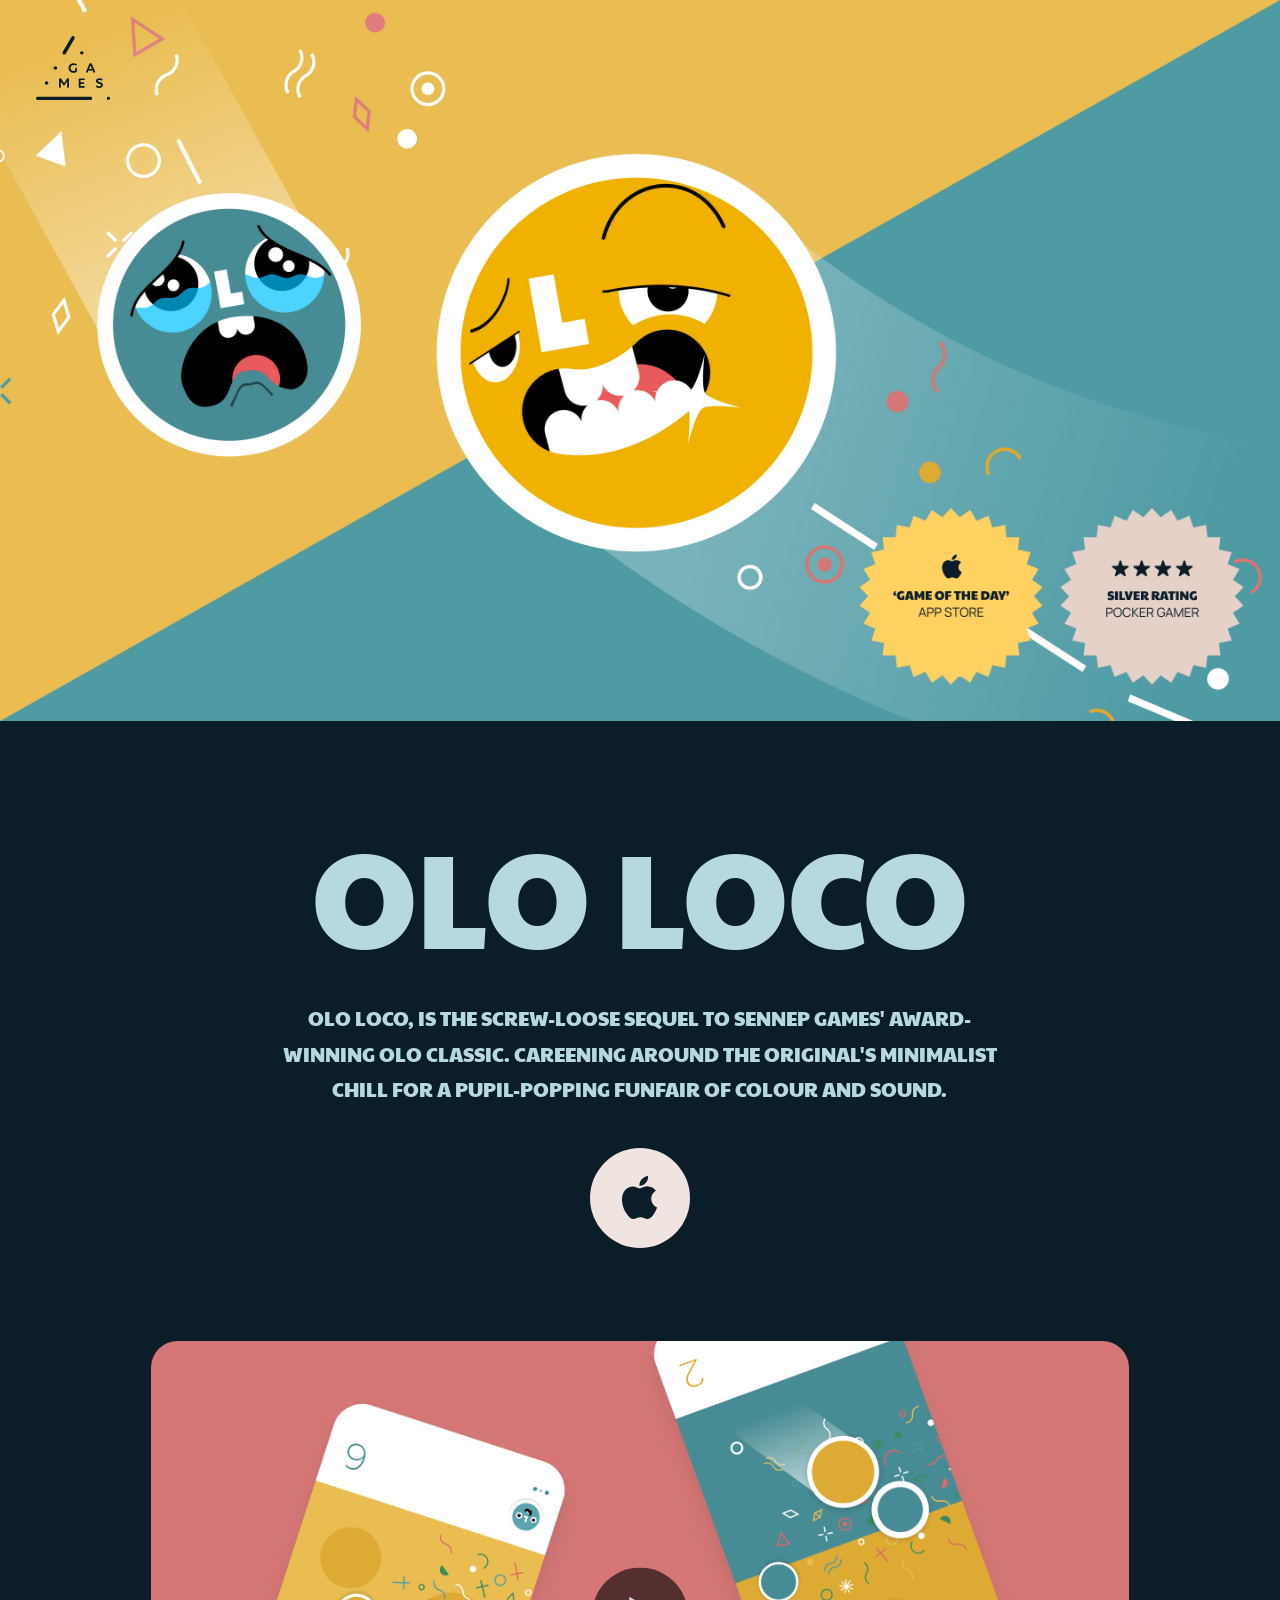
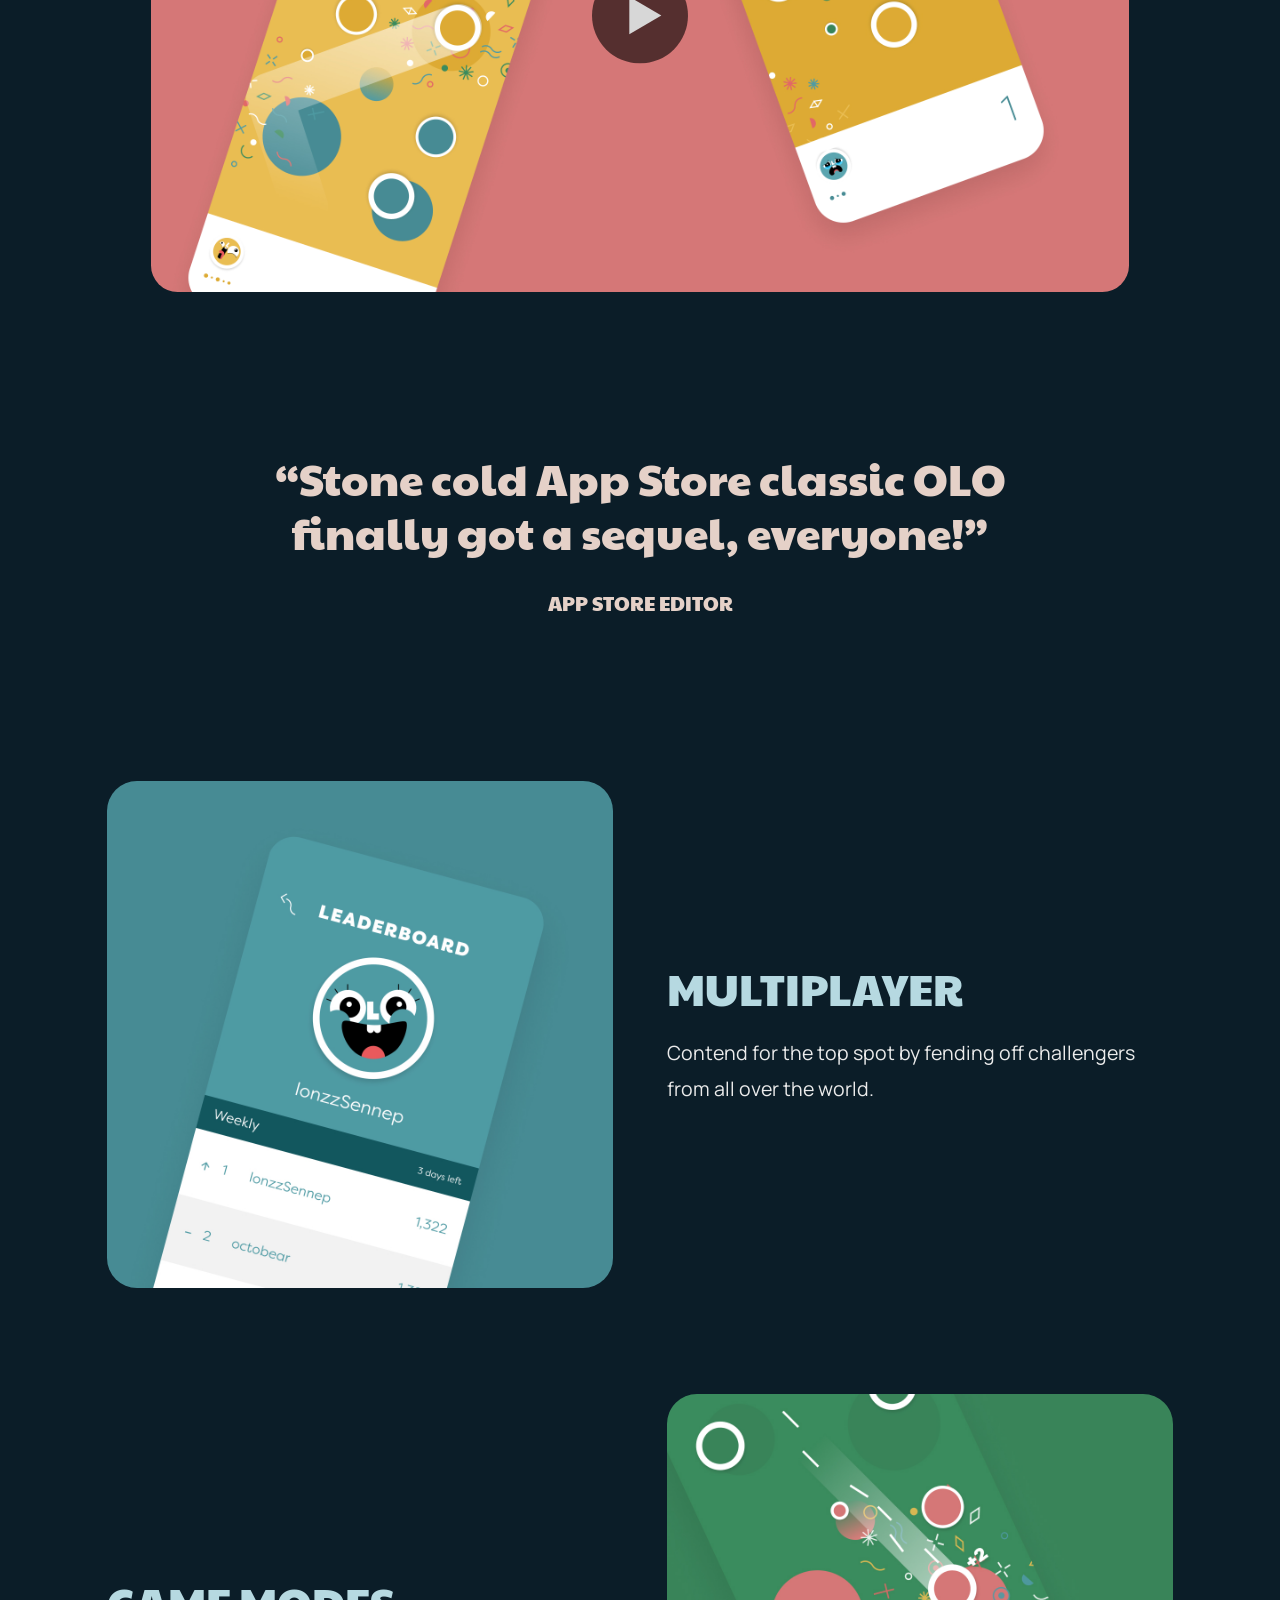
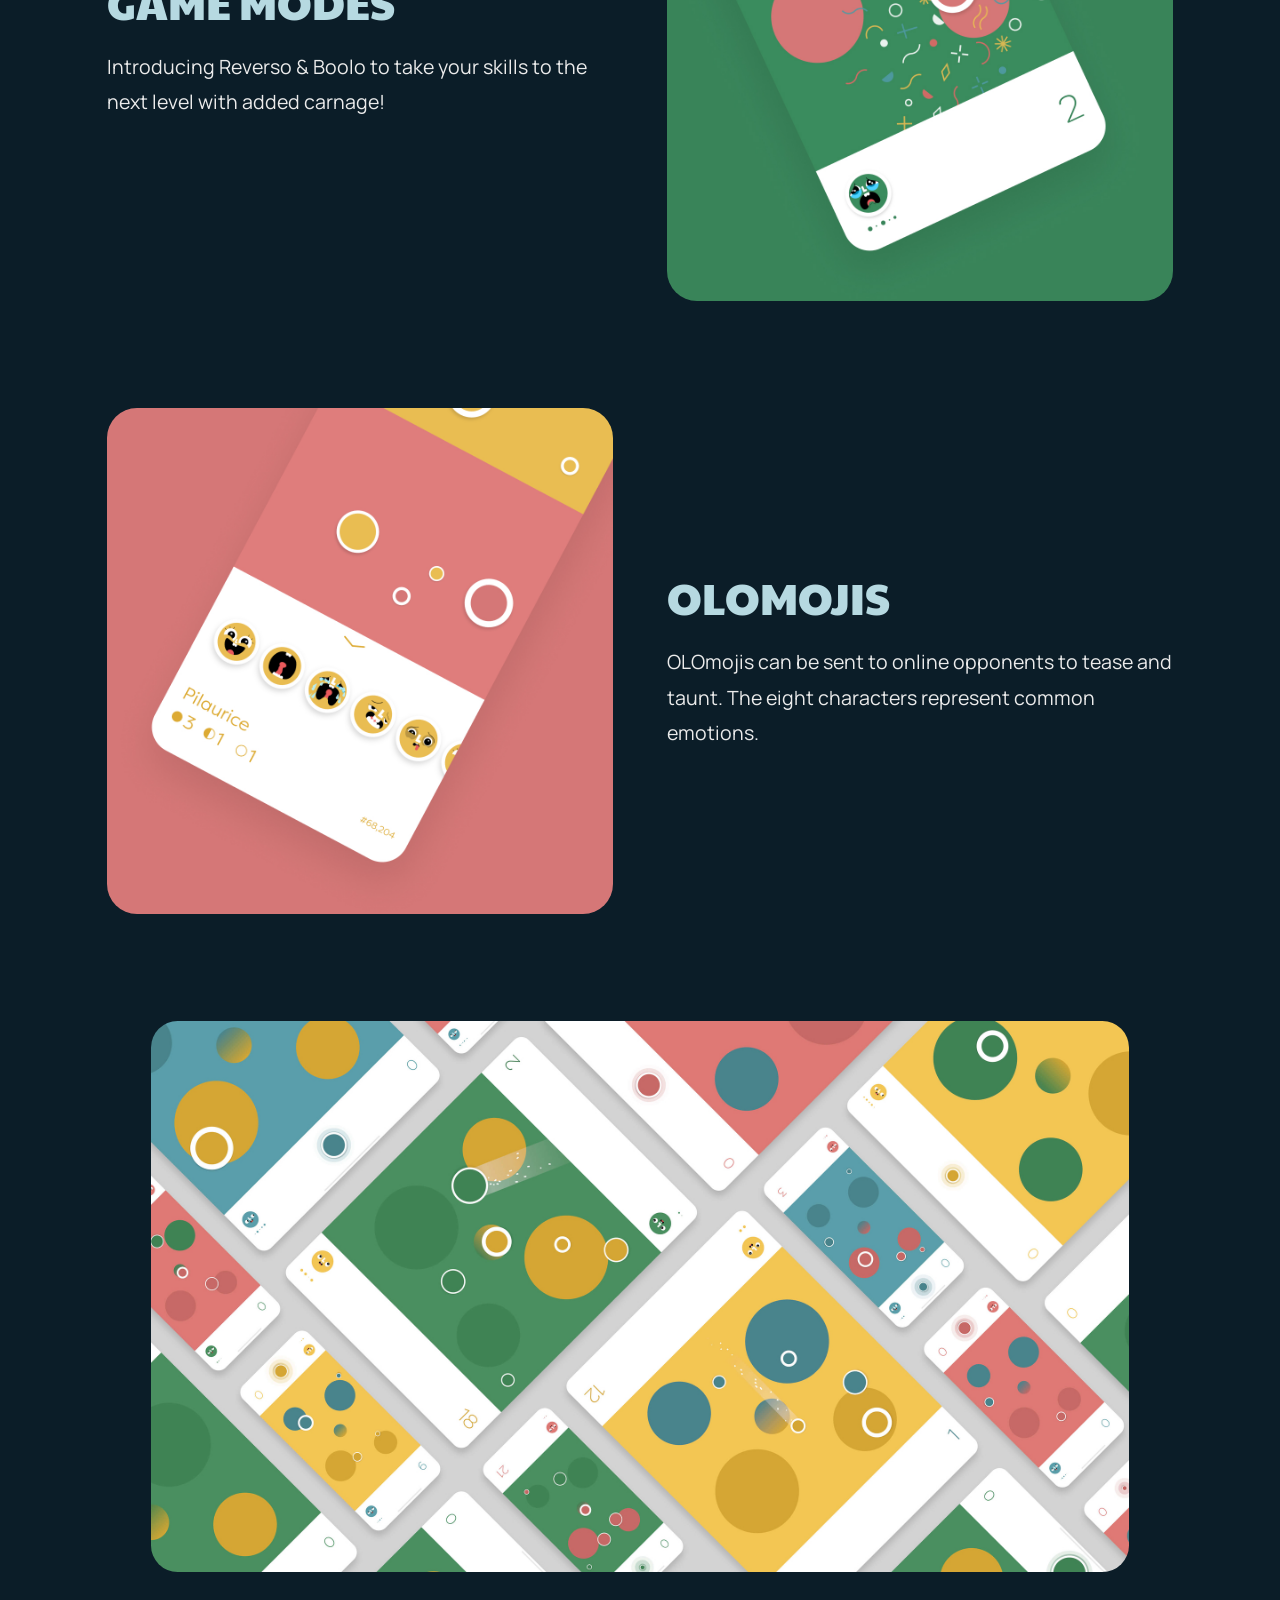
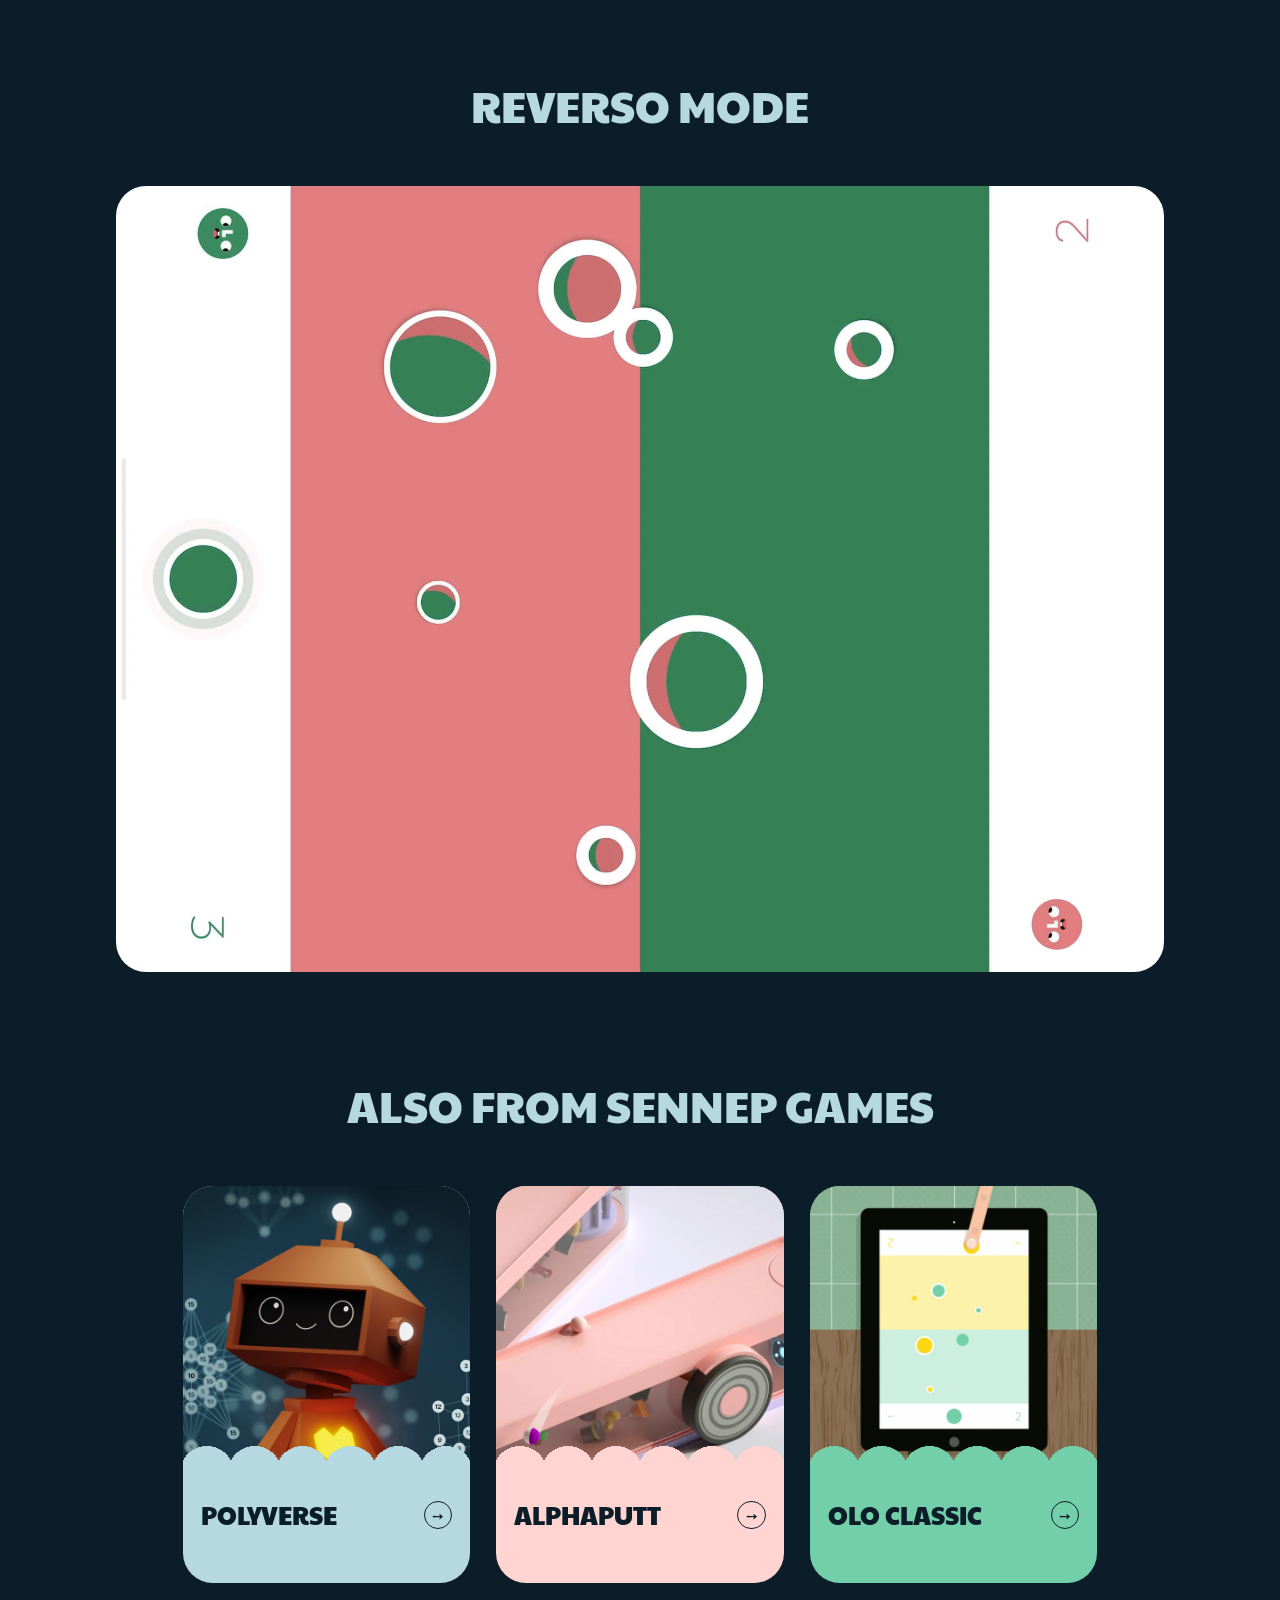
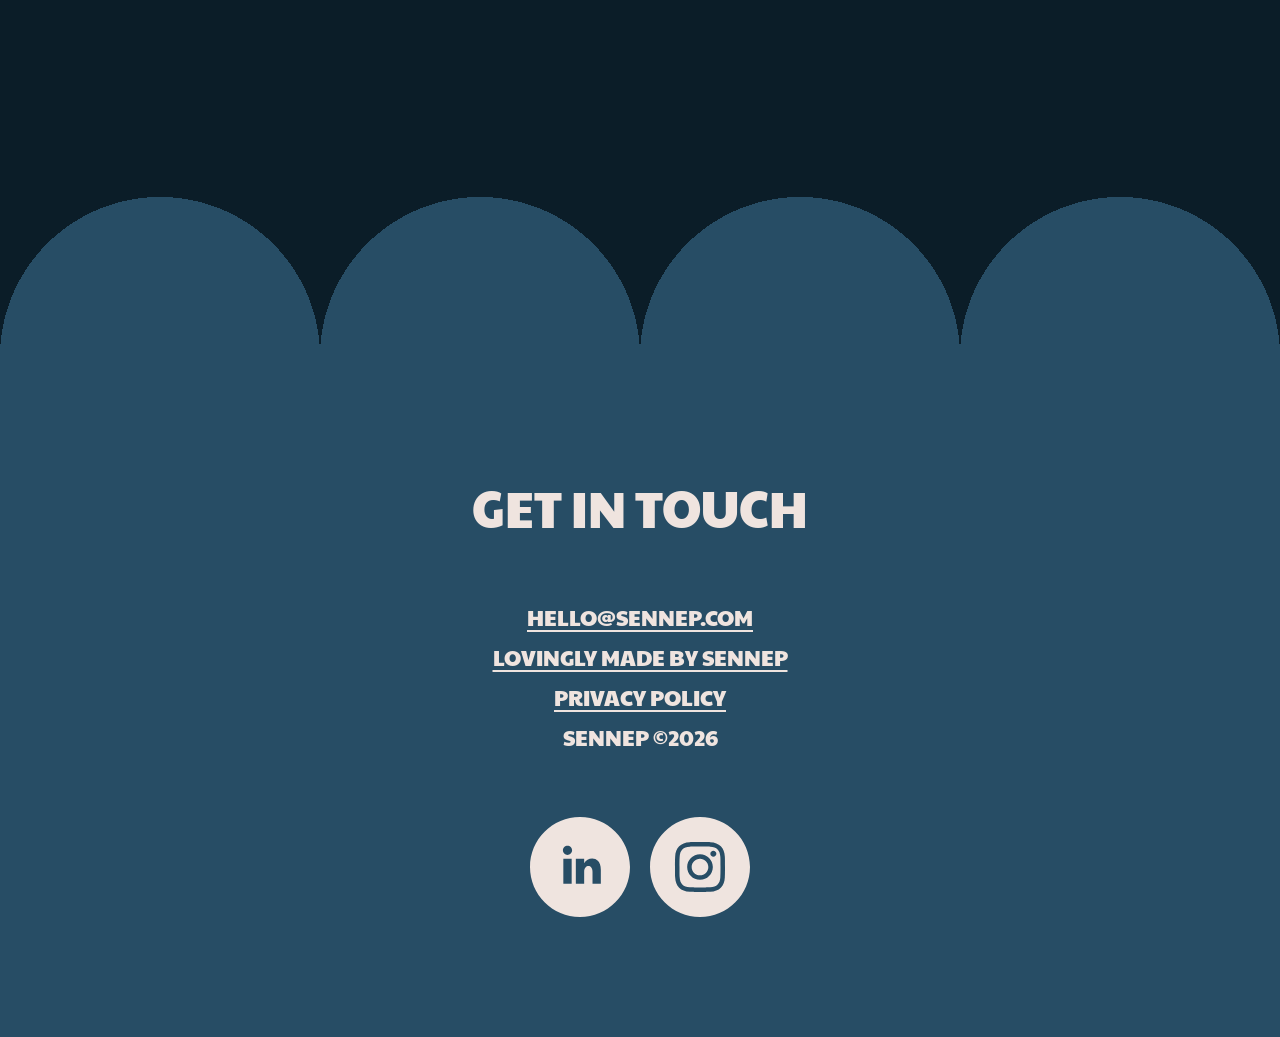
<file: olo-loco/index.html>
<!DOCTYPE html>
<html lang="en">
<head>
    <meta charset="UTF-8">
    <meta name="viewport" content="width=device-width, initial-scale=1.0">
    <title>OLO Loco — Sennep Games</title>
    <meta name="description" content="OLO LOCO is the screw-loose sequel to Sennep Games' award-winning OLO Classic.">
    <meta property="og:title" content="OLO Loco — Sennep Games">
    <meta property="og:description" content="The fast and frantic multiplayer disc game.">
    <meta property="og:image" content="https://sennepgames.com/assets/images/og/olo-loco.jpg">
    <meta property="og:url" content="https://sennepgames.com/olo-loco">
    <meta property="og:type" content="website">
    <meta name="twitter:card" content="summary_large_image">
    <meta name="twitter:image" content="https://sennepgames.com/assets/images/og/olo-loco.jpg">
    <link rel="stylesheet" href="../assets/css/global.css">
    <link rel="stylesheet" href="../assets/css/olo-loco.css">
</head>
<body>

    <a class="hero__logo hero__logo--dark" href="../index.html">
        <img src="../assets/images/shared/logo-dark.svg" alt="Sennep Games" width="84" height="73">
    </a>
    <a class="hero__logo hero__logo--light" href="../index.html" aria-hidden="true">
        <img src="../assets/images/shared/logo.svg" alt="" width="84" height="73">
    </a>
    <a class="hero__logo hero__logo--mini" href="../index.html" aria-hidden="true">
        <img src="../assets/images/shared/mini-logo.svg" alt="" width="84" height="73">
    </a>

    <main class="page">

        <!-- ================================
             Hero Unit
             ================================ -->
        <section class="hero">
            <div class="hero__achievements hero__achievements--desktop">
                <div class="achievement">
                    <img src="../assets/images/olo_loco/acheivement_olo_loco_01.png" alt="Game of the Day — App Store" width="207" height="200">
                </div>
                <div class="achievement">
                    <img src="../assets/images/olo_loco/acheivement_olo_loco_02.png" alt="No 1. Family Game in 25 Countries — App Store" width="207" height="200">
                </div>
            </div>
        </section>

        <div class="hero__achievements hero__achievements--mobile">
            <div class="achievement">
                <img src="../assets/images/olo_loco/acheivement_olo_loco_01.png" alt="Game of the Day — App Store" width="207" height="200">
            </div>
            <div class="achievement">
                <img src="../assets/images/olo_loco/acheivement_olo_loco_02.png" alt="No 1. Family Game in 25 Countries — App Store" width="207" height="200">
            </div>
        </div>

        <!-- ================================
             Main Title
             ================================ -->
        <section class="title-section">
            <div class="title-section__inner">
                <h1 class="title-section__heading animate-in">OLO Loco</h1>
                <p class="title-section__tagline animate-in stagger-1">OLO LOCO, is the screw-loose sequel to Sennep Games' award-winning OLO CLASSIC. Careening around the original's minimalist chill for a pupil-popping funfair of colour and sound.</p>
            </div>
        </section>

        <!-- ================================
             App Links
             ================================ -->
        <section class="app-links">
            <div class="app-links__buttons animate-in stagger-2">
                <a href="https://apps.apple.com/app/olo-loco/id1473639845" target="_blank" rel="noopener" aria-label="Download on the App Store">
                    <img class="app-link-default" src="../assets/images/shared/iOS_link.svg" alt="App Store" width="100" height="100">
                    <img class="app-link-hover" src="../assets/images/shared/iOS_link_hover.svg" alt="" width="100" height="100">
                </a>
            </div>
        </section>

        <!-- ================================
             Video Section — Promo
             ================================ -->
        <section class="video-section">
            <div class="video-section__player video-player animate-in">
                <video class="video-player__video" src="../assets/videos/olo_loco/OLO_LOCO_1920x1080.mp4" playsinline preload="none"></video>
                <img class="video-player__poster" src="../assets/images/olo_loco/olo_loco_video_poster.jpg" alt="OLO Loco gameplay">
                <button class="play-button" aria-label="Play video">
                    <svg viewBox="0 0 108 108" xmlns="http://www.w3.org/2000/svg">
                        <circle cx="54" cy="54" r="54" fill="rgba(0,0,0,0.6)"/>
                        <polygon points="42,33 42,75 78,54" fill="#D7D7D7"/>
                    </svg>
                </button>
            </div>
        </section>

        <!-- ================================
             Quote
             ================================ -->
        <section class="quote">
            <blockquote class="quote__text animate-in">&ldquo;Stone cold App Store classic OLO finally got a sequel, everyone!&rdquo;</blockquote>
            <cite class="quote__cite animate-in stagger-1">App Store Editor</cite>
        </section>

        <!-- ================================
             Feature 01 — Multiplayer
             ================================ -->
        <section class="intro">
            <div class="intro__image animate-in">
                <img src="../assets/images/olo_loco/feature_01.jpg" alt="OLO Loco multiplayer">
            </div>
            <div class="intro__text animate-in stagger-1">
                <h2 class="section-heading">Multiplayer</h2>
                <p class="section-body">Contend for the top spot by fending off challengers from all over the world.</p>
            </div>
        </section>

        <!-- ================================
             Feature 02 — Game Modes
             ================================ -->
        <section class="intro intro--reverse">
            <div class="intro__text animate-in">
                <h2 class="section-heading">Game Modes</h2>
                <p class="section-body">Introducing Reverso &amp; Boolo to take your skills to the next level with added carnage!</p>
            </div>
            <div class="intro__image animate-in stagger-1">
                <img src="../assets/images/olo_loco/feature_02.jpg" alt="OLO Loco game modes">
            </div>
        </section>

        <!-- ================================
             Feature 03 — OLOmojis
             ================================ -->
        <section class="intro">
            <div class="intro__image animate-in">
                <img src="../assets/images/olo_loco/feature_03.jpg" alt="OLO Loco OLOmojis">
            </div>
            <div class="intro__text animate-in stagger-1">
                <h2 class="section-heading">OLOmojis</h2>
                <p class="section-body">OLOmojis can be sent to online opponents to tease and taunt. The eight characters represent common emotions.</p>
            </div>
        </section>

        <!-- ================================
             Video Section 2 — Devices
             ================================ -->
        <section class="video-section">
            <div class="video-section__player">
                <video src="../assets/videos/olo_loco/olo_loco_devices.mp4" poster="../assets/images/olo_loco/olo_loco_devices.jpg" autoplay loop muted playsinline></video>
            </div>
        </section>

        <!-- ================================
             Reverso Mode
             ================================ -->
        <section class="reverso">
            <h2 class="section-heading reverso__heading animate-in">Reverso Mode</h2>
            <div class="reverso__player animate-in stagger-1">
                <video src="../assets/videos/olo_loco/olo_loco_reverso.mp4" poster="../assets/images/olo_loco/olo_loco_reverso.jpg" autoplay loop muted playsinline></video>
            </div>
        </section>

        <!-- ================================
             Also from Sennep Games
             ================================ -->
        <section class="other-games">
            <h2 class="section-heading other-games__heading animate-in">Also from Sennep Games</h2>
            <div class="other-games__grid">
                <a class="game-card-mini animate-in" href="../polyverse/index.html" style="--card-color: #B6D9E1">
                    <div class="game-card-mini__image">
                        <img src="../assets/images/homepage/polyverse_image_mob.jpg" alt="Polyverse">
                    </div>
                    <div class="game-card-mini__info">
                        <span class="game-card-mini__title">Polyverse</span>
                        <span class="game-card-mini__arrow">&#10137;</span>
                    </div>
                </a>
                <a class="game-card-mini animate-in stagger-1" href="../alphaputt/index.html" style="--card-color: #FFD4D1">
                    <div class="game-card-mini__image">
                        <img src="../assets/images/homepage/alphaputt_image_mob.jpg" alt="Alphaputt">
                    </div>
                    <div class="game-card-mini__info">
                        <span class="game-card-mini__title">Alphaputt</span>
                        <span class="game-card-mini__arrow">&#10137;</span>
                    </div>
                </a>
                <a class="game-card-mini animate-in stagger-2" href="../olo-classic/index.html" style="--card-color: #73CFAA">
                    <div class="game-card-mini__image">
                        <img src="../assets/images/homepage/olo_classic_image_mob.jpg" alt="OLO Classic">
                    </div>
                    <div class="game-card-mini__info">
                        <span class="game-card-mini__title">OLO Classic</span>
                        <span class="game-card-mini__arrow">&#10137;</span>
                    </div>
                </a>
            </div>
        </section>

    </main>

    <footer class="footer">
        <div class="footer__inner">
            <div class="footer__content animate-in">
                <h2 class="footer__heading">Get in touch</h2>
                <div class="footer__links">
                    <a href="mailto:hello@sennep.com" target="_blank" rel="noopener">hello@sennep.com</a>
                    <a href="https://sennep.com" target="_blank" rel="noopener">lovingly made by sennep</a>
                    <a href="privacy/">Privacy Policy</a>
                    <span>Sennep &copy;2026</span>
                </div>
                <div class="footer__social">
                    <a href="https://www.linkedin.com/company/sennep" target="_blank" rel="noopener" aria-label="LinkedIn">
                        <img src="../assets/images/footer/icon_linkedin.svg" alt="LinkedIn" width="100" height="100">
                    </a>
                    <a href="https://www.instagram.com/sennep_games" target="_blank" rel="noopener" aria-label="Instagram">
                        <img src="../assets/images/footer/icon_instagram.svg" alt="Instagram" width="100" height="100">
                    </a>
                </div>
            </div>
        </div>
    </footer>

    <script>
        document.querySelectorAll('.video-player').forEach(function (player) {
            var video = player.querySelector('.video-player__video');
            var playBtn = player.querySelector('.play-button');

            if (!video) return;

            function resetVideo() {
                video.pause();
                video.currentTime = 0;
                player.classList.remove('is-playing');
            }

            playBtn.addEventListener('click', function () {
                player.classList.add('is-playing');
                video.currentTime = 0;
                video.play();
            });

            video.addEventListener('click', resetVideo);
            video.addEventListener('ended', resetVideo);
        });

        /* Scroll-triggered entrance animations */
        (function () {
            var elements = document.querySelectorAll('.animate-in');
            if (!elements.length) return;
            var observer = new IntersectionObserver(function (entries) {
                entries.forEach(function (entry) {
                    if (entry.isIntersecting) {
                        entry.target.classList.add('is-visible');
                        observer.unobserve(entry.target);
                    }
                });
            }, { threshold: 0, rootMargin: '0px 0px -10% 0px' });
            elements.forEach(function (el) { observer.observe(el); });
        })();
/* Logo colour mask — desktop only, re-evaluates on resize */
        (function () {
            var lightLogo = document.querySelector('.hero__logo--light');
            var miniLogo = document.querySelector('.hero__logo--mini');
            var darkLogo = document.querySelector('.hero__logo--dark');
            var sections = document.querySelectorAll('.page > :not(.hero)');
            var footer = document.querySelector('.footer');
            var currentMask = null;
            var prevMask = null;
            var isWide = false;

            function resetLogos() {
                [lightLogo, miniLogo].forEach(function (el) {
                    if (!el) return;
                    el.style.clipPath = 'inset(100% 0 0 0)';
                    el.style.transform = '';
                    el.style.transition = '';
                });
                if (darkLogo) darkLogo.style.opacity = '1';
            }

            function setup() {
                if (window.innerWidth < 834) {
                    resetLogos();
                    currentMask = null;
                    return;
                }

                isWide = window.innerWidth >= 1440;
                var newMask = isWide ? lightLogo : miniLogo;

                if (newMask !== prevMask) {
                    resetLogos();
                    prevMask = newMask;
                }

                currentMask = newMask;

                var reducedMotion = window.matchMedia('(prefers-reduced-motion: reduce)').matches;
                if (reducedMotion && currentMask) {
                    currentMask.style.clipPath = 'none';
                    currentMask = null;
                }
            }

            function updateMask() {
                if (!currentMask) return;

                var logoTop = 40;
                var logoBottom = 113;
                var topClip = 100;
                var found = false;

                sections.forEach(function (section) {
                    var rect = section.getBoundingClientRect();
                    if (rect.top < logoBottom && rect.bottom > logoTop) {
                        var sectionTop = Math.max(rect.top, logoTop);
                        var clip = Math.max(0, ((sectionTop - logoTop) / (logoBottom - logoTop)) * 100);
                        if (!found || clip < topClip) topClip = clip;
                        found = true;
                    }
                });

                if (footer) {
                    var fRect = footer.getBoundingClientRect();
                    if (fRect.top < logoBottom && fRect.bottom > logoTop) {
                        var fClip = Math.max(0, ((Math.max(fRect.top, logoTop) - logoTop) / (logoBottom - logoTop)) * 100);
                        if (!found || fClip < topClip) topClip = fClip;
                        found = true;
                    }
                }

                currentMask.style.clipPath = found
                    ? 'inset(' + topClip + '% 0 0 0)'
                    : 'inset(100% 0 0 0)';

                if (darkLogo && !isWide) {
                    darkLogo.style.opacity = (found && topClip === 0) ? '0' : '1';
                }

                if (!isWide) {
                    if (found && topClip === 0) {
                        currentMask.style.transition = 'transform 400ms ease-out';
                        currentMask.style.transform = 'translateX(-30px)';
                    } else {
                        currentMask.style.transition = 'transform 300ms ease-in';
                        currentMask.style.transform = 'translateX(0)';
                    }
                }
            }

            var resizeTimer;
            window.addEventListener('resize', function () {
                clearTimeout(resizeTimer);
                resizeTimer = setTimeout(function () {
                    setup();
                    updateMask();
                }, 100);
            });

            window.addEventListener('scroll', updateMask, { passive: true });
            setup();
            updateMask();
        })();
    </script>
<!-- Cloudflare Web Analytics --><script defer src='https://static.cloudflareinsights.com/beacon.min.js' data-cf-beacon='{"token": "e3170e2c4fa24565a236b3cf2ba2d98e"}'></script><!-- End Cloudflare Web Analytics -->
</body>
</html>
</file>
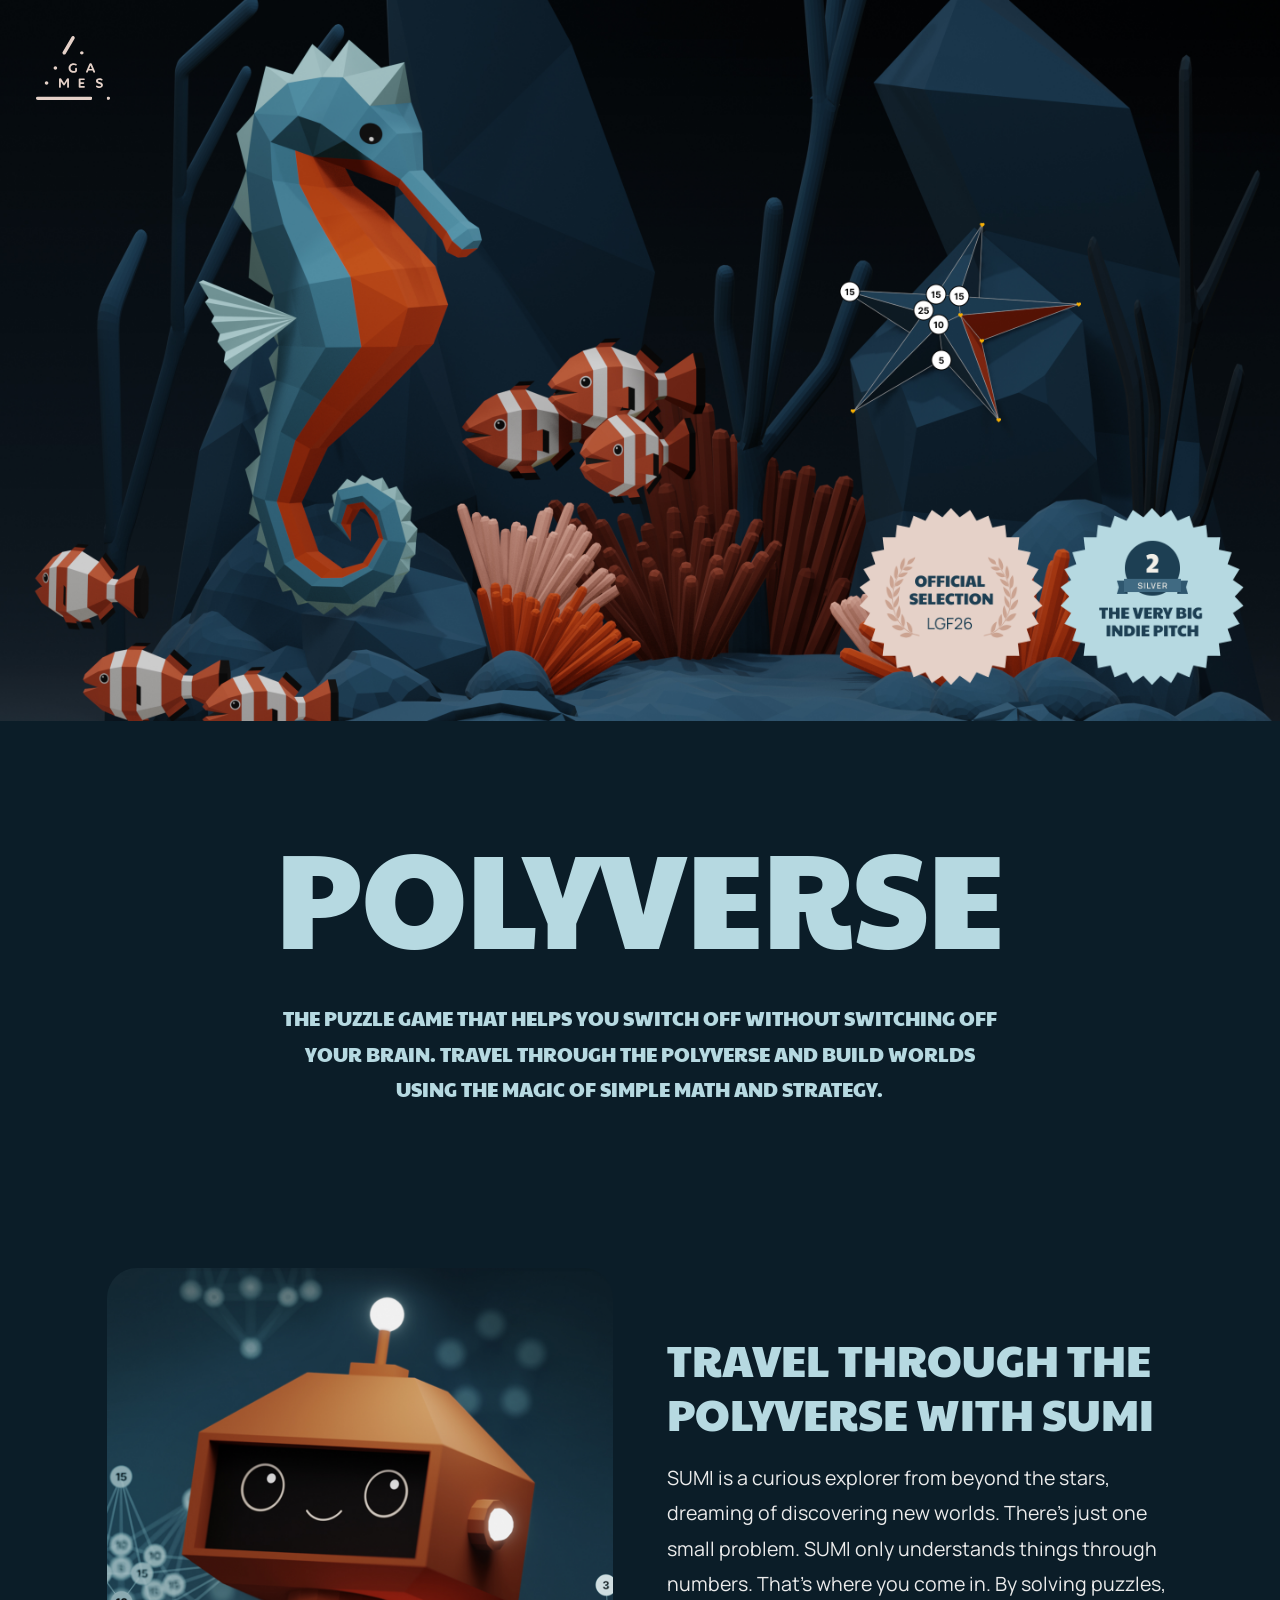
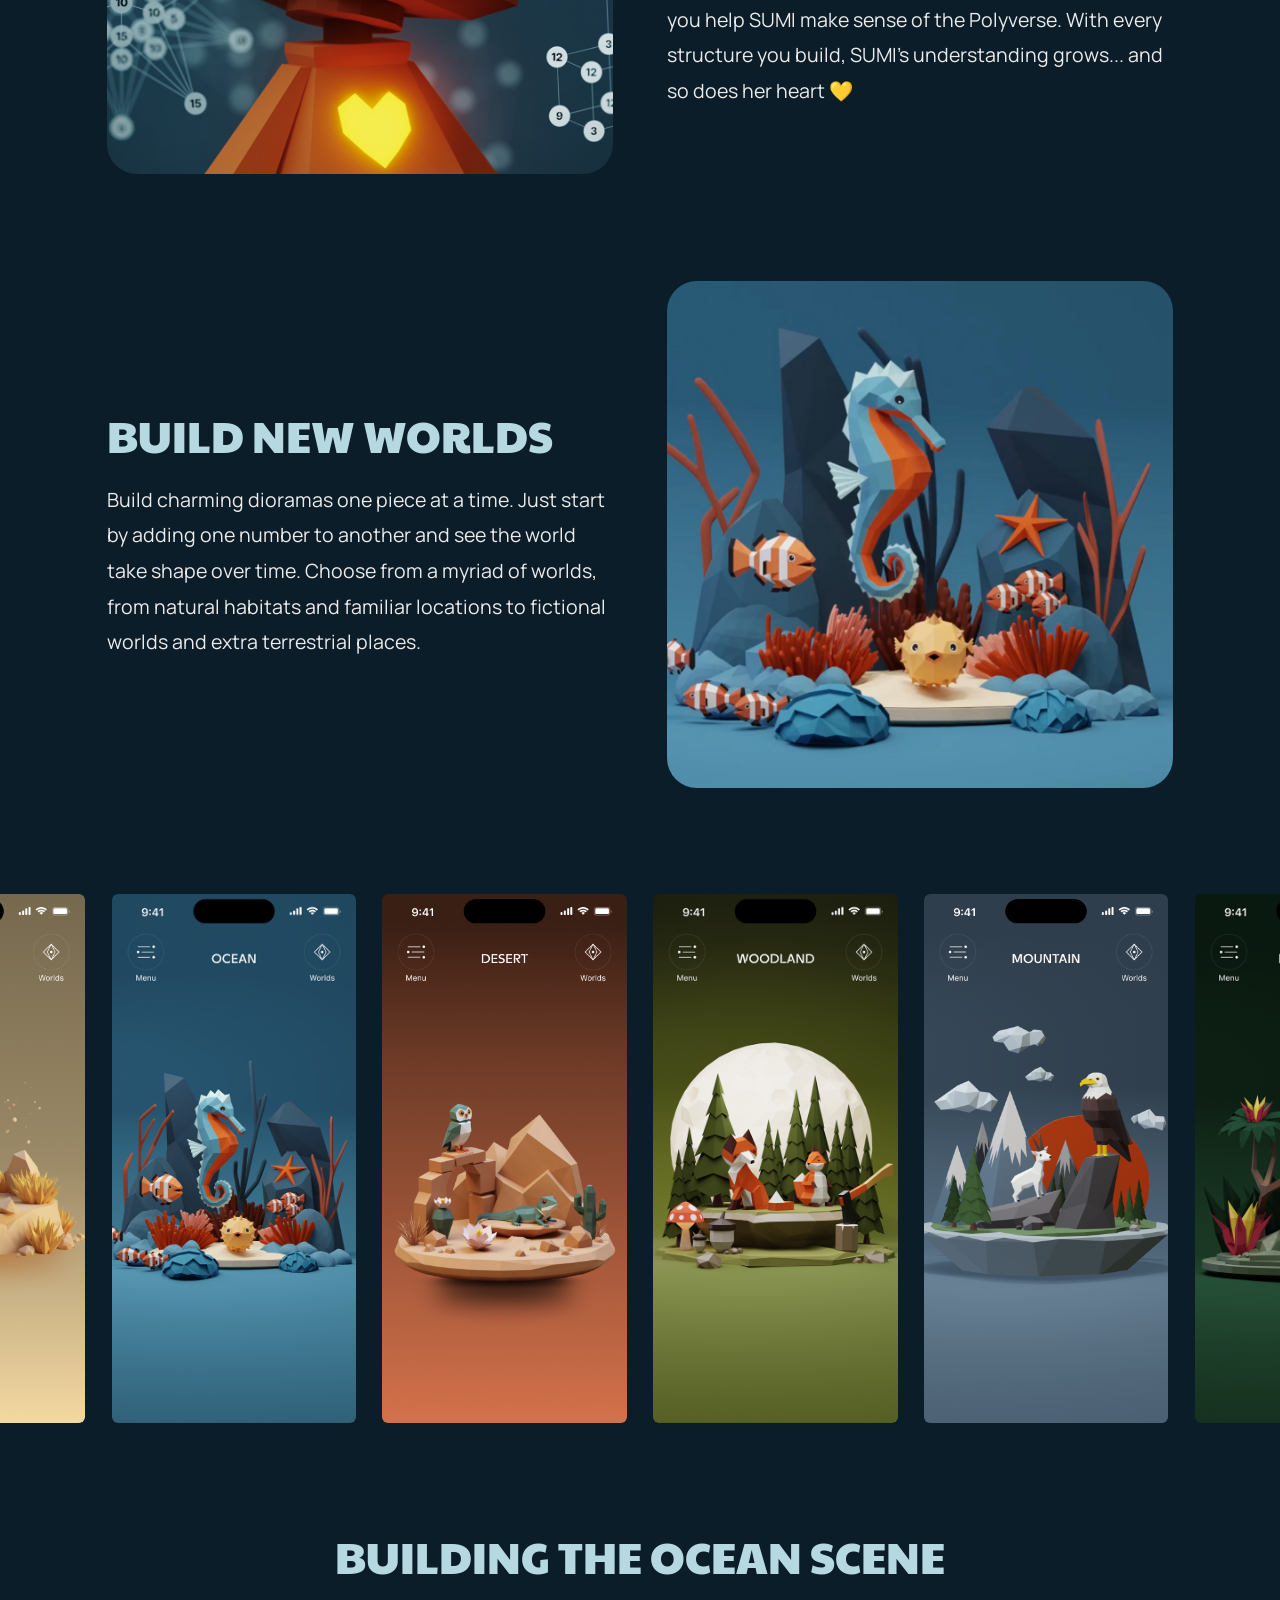
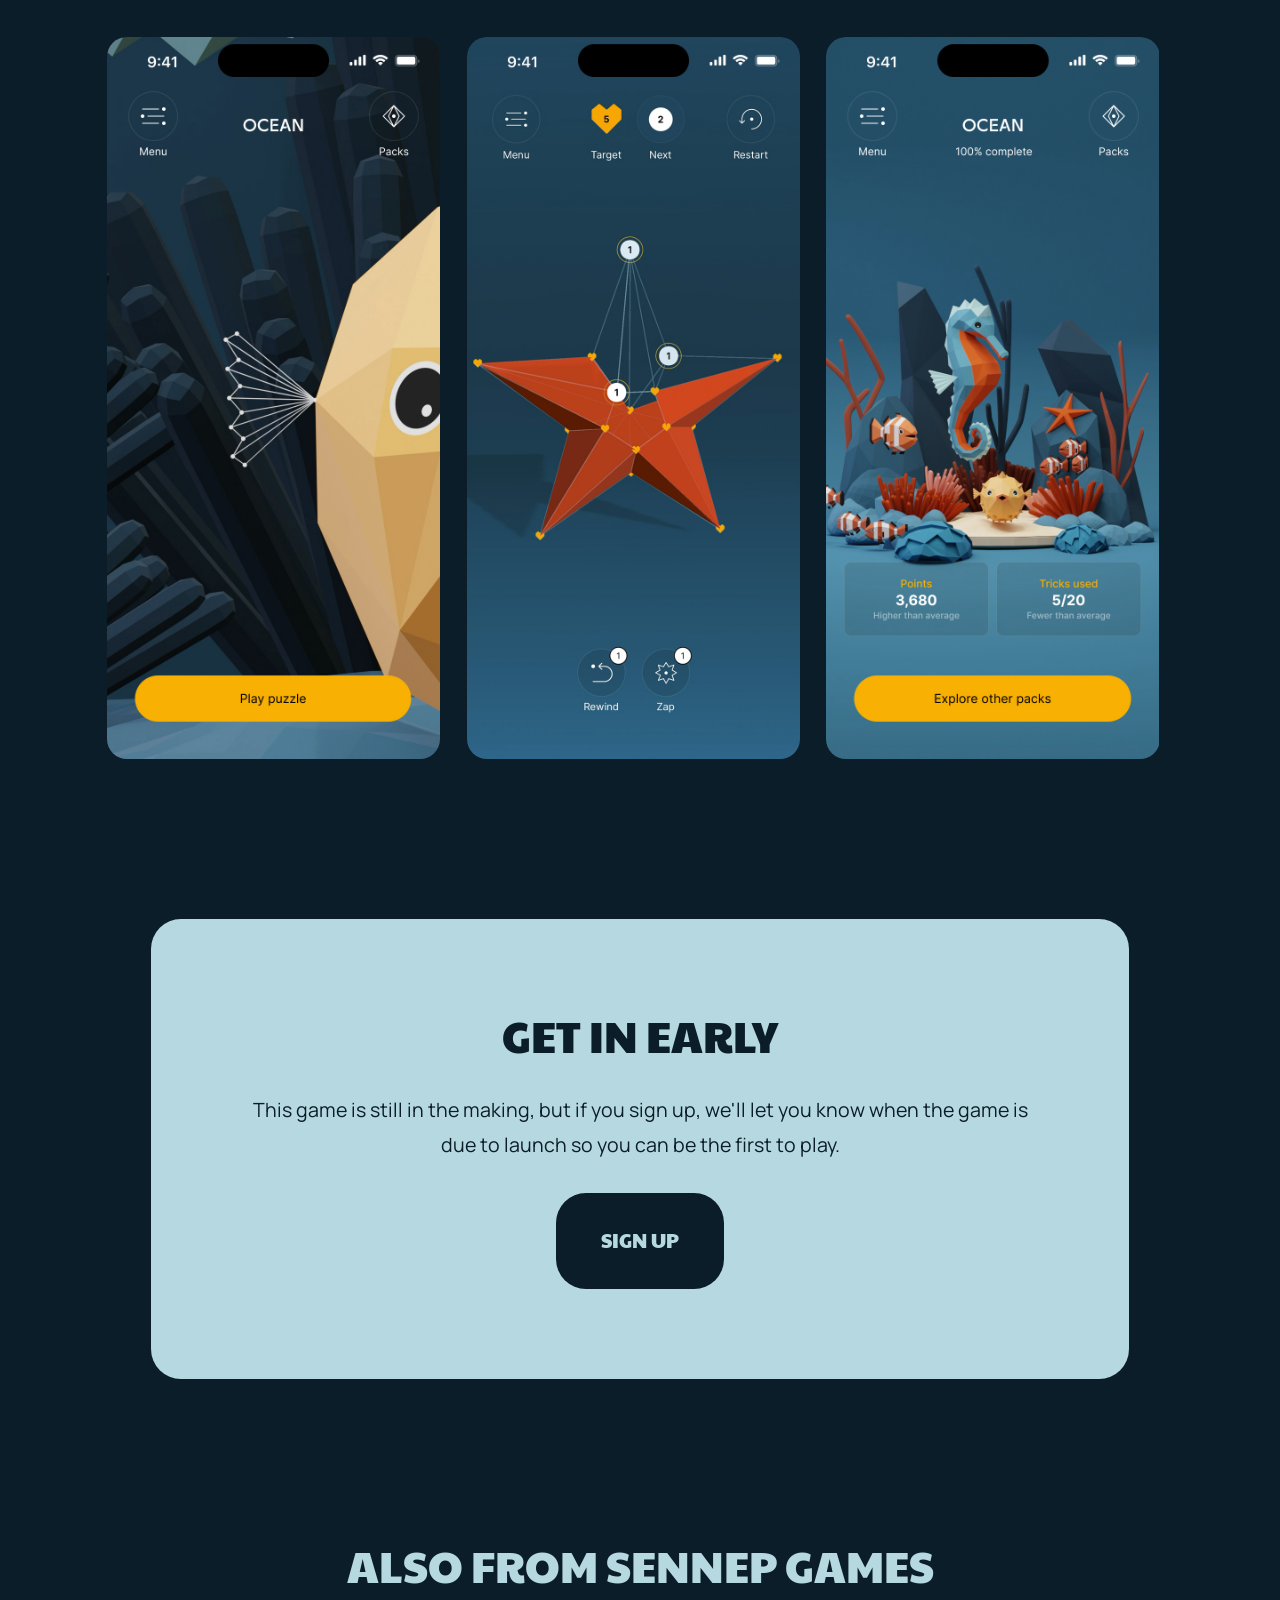
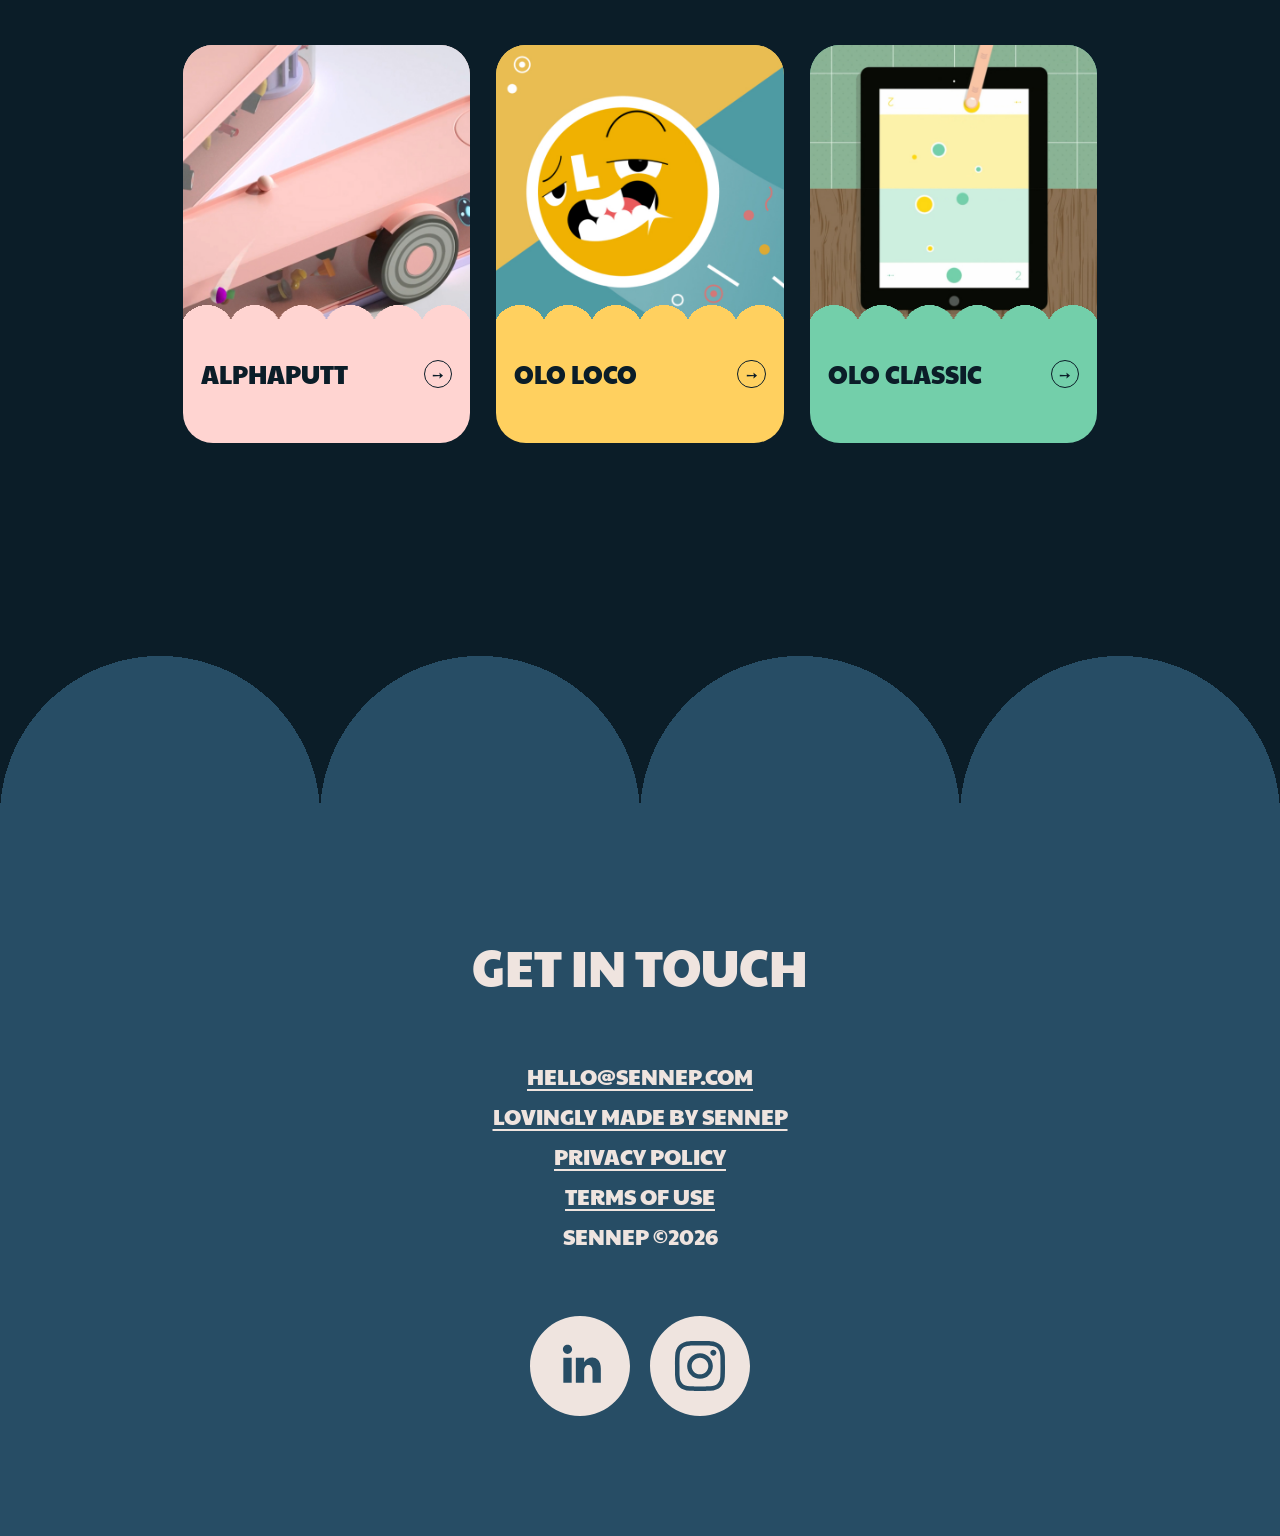
<file: polyverse/index.html>
<!DOCTYPE html>
<html lang="en">
<head>
    <meta charset="UTF-8">
    <meta name="viewport" content="width=device-width, initial-scale=1.0">
    <title>Polyverse — Sennep Games</title>
    <meta name="description" content="The puzzle game that helps you switch off without switching off your brain.">
    <meta property="og:title" content="Polyverse — Sennep Games">
    <meta property="og:description" content="A new puzzle game from Sennep Games.">
    <meta property="og:image" content="https://sennepgames.com/assets/images/og/polyverse.jpg">
    <meta property="og:url" content="https://sennepgames.com/polyverse">
    <meta property="og:type" content="website">
    <meta name="twitter:card" content="summary_large_image">
    <meta name="twitter:image" content="https://sennepgames.com/assets/images/og/polyverse.jpg">
    <link rel="stylesheet" href="../assets/css/global.css">
    <link rel="stylesheet" href="../assets/css/polyverse.css">
</head>
<body>

    <a class="hero__logo hero__logo--dark" href="../index.html">
        <img src="../assets/images/shared/logo.svg" alt="Sennep Games" width="84" height="73">
    </a>
    <a class="hero__logo hero__logo--light" href="../index.html" aria-hidden="true">
        <img src="../assets/images/shared/logo.svg" alt="" width="84" height="73">
    </a>
    <a class="hero__logo hero__logo--mini" href="../index.html" aria-hidden="true">
        <img src="../assets/images/shared/mini-logo.svg" alt="" width="84" height="73">
    </a>

    <main class="page">

        <!-- ================================
             Hero Unit
             ================================ -->
        <section class="hero">
            <div class="hero__achievements hero__achievements--desktop">
                <div class="achievement">
                    <img src="../assets/images/polyverse/award-lgf26.png" alt="Official Selection — London Games Festival 2026" width="207" height="200">
                </div>
                <div class="achievement">
                    <img src="../assets/images/polyverse/award-indie-pitch.png" alt="The Very Big Indie Pitch — Silver" width="207" height="200">
                </div>
            </div>
        </section>

        <div class="hero__achievements hero__achievements--mobile">
            <div class="achievement">
                <img src="../assets/images/polyverse/award-lgf26.png" alt="Official Selection — London Games Festival 2026" width="207" height="200">
            </div>
            <div class="achievement">
                <img src="../assets/images/polyverse/award-indie-pitch.png" alt="The Very Big Indie Pitch — Silver" width="207" height="200">
            </div>
        </div>

        <!-- ================================
             Main Title
             ================================ -->
        <section class="title-section">
            <div class="title-section__inner">
                <h1 class="title-section__heading animate-in">Polyverse</h1>
                <p class="title-section__tagline animate-in stagger-1">The puzzle game that helps you switch off without switching off your brain. Travel through the Polyverse and build worlds using the magic of simple math and strategy.</p>
            </div>
        </section>

        <!-- ================================
             Intro — image left, text right
             ================================ -->
        <section class="intro">
            <div class="intro__image animate-in">
                <img src="../assets/images/polyverse/polyverse-thumb-01.jpg" alt="Polyverse gameplay">
            </div>
            <div class="intro__text animate-in stagger-1">
                <h2 class="section-heading">Travel through the Polyverse with Sumi</h2>
                <p class="section-body">SUMI is a curious explorer from beyond the stars, dreaming of discovering new worlds. There's just one small problem. SUMI only understands things through numbers. That's where you come in. By solving puzzles, you help SUMI make sense of the Polyverse. With every structure you build, SUMI's understanding grows... and so does her heart 💛</p>
            </div>
        </section>

        <!-- ================================
             Intro 2 — text left, image right
             ================================ -->
        <section class="intro intro--reverse">
            <div class="intro__text animate-in">
                <h2 class="section-heading">Build new worlds</h2>
                <p class="section-body">Build charming dioramas one piece at a time. Just start by adding one number to another and see the world take shape over time. Choose from a myriad of worlds, from natural habitats and familiar locations to fictional worlds and extra terrestrial places.</p>
            </div>
            <div class="intro__image animate-in stagger-1">
                <img src="../assets/images/polyverse/ocean-thumb.jpg" alt="Polyverse ocean world">
            </div>
        </section>

        <!-- ================================
             iPhone Screens
             ================================ -->
        <section class="screens">
            <div class="screens__track">
                <img class="animate-in" src="../assets/images/polyverse/screen-savanna.png" alt="Savannah level" width="275" height="595">
                <img class="animate-in stagger-1" src="../assets/images/polyverse/screen-ocean.png" alt="Ocean level" width="275" height="595">
                <img class="animate-in stagger-2" src="../assets/images/polyverse/screen-desert.png" alt="Desert level" width="275" height="595">
                <img class="animate-in stagger-3" src="../assets/images/polyverse/screen-woodland.png" alt="Woodland level" width="275" height="595">
                <img class="animate-in stagger-4" src="../assets/images/polyverse/screen-mountain.png" alt="Mountain level" width="275" height="595">
                <img class="animate-in stagger-5" src="../assets/images/polyverse/screen-rainforest.png" alt="Rainforest level" width="275" height="595">
            </div>
        </section>

        <!-- ================================
             Ocean Scene
             ================================ -->
        <section class="ocean">
            <h2 class="section-heading ocean__heading animate-in">Building The Ocean Scene</h2>
            <div class="ocean__panels">
                <div class="ocean__panel animate-in">
                    <video src="../assets/videos/polyverse/ocean-01.mp4" poster="../assets/images/polyverse/ocean-01.jpg" autoplay loop muted playsinline></video>
                </div>
                <div class="ocean__panel animate-in stagger-1">
                    <video src="../assets/videos/polyverse/ocean-02.mp4" poster="../assets/images/polyverse/ocean-02.jpg" autoplay loop muted playsinline></video>
                </div>
                <div class="ocean__panel animate-in stagger-2">
                    <video src="../assets/videos/polyverse/ocean-03.mp4" poster="../assets/images/polyverse/ocean-03.jpg" autoplay loop muted playsinline></video>
                </div>
            </div>
        </section>

        <!-- ================================
             Sign Up
             ================================ -->
        <section class="signup">
            <div class="signup__panel animate-in">
                <h2 class="signup__heading">Get in early</h2>
                <p class="signup__body">This game is still in the making, but if you sign up, we'll let you know when the game is due to launch so you can be the first to play.</p>
                <a class="signup__button" href="https://forms.gle/9BmHbxzuA9SKjoNo8" target="_blank" rel="noopener">Sign up</a>
            </div>
        </section>

        <!-- ================================
             Also from Sennep Games
             ================================ -->
        <section class="other-games">
            <h2 class="section-heading other-games__heading animate-in">Also from Sennep Games</h2>
            <div class="other-games__grid">
                <a class="game-card-mini animate-in" href="../alphaputt/index.html" style="--card-color: #FFD4D1">
                    <div class="game-card-mini__image">
                        <img src="../assets/images/homepage/alphaputt_image_mob.jpg" alt="Alphaputt">
                    </div>
                    <div class="game-card-mini__info">
                        <span class="game-card-mini__title">Alphaputt</span>
                        <span class="game-card-mini__arrow">&#10137;</span>
                    </div>
                </a>
                <a class="game-card-mini animate-in stagger-1" href="../olo-loco/index.html" style="--card-color: #FFD05F">
                    <div class="game-card-mini__image">
                        <img src="../assets/images/homepage/olo_loco_image_mob.jpg" alt="OLO Loco">
                    </div>
                    <div class="game-card-mini__info">
                        <span class="game-card-mini__title">OLO Loco</span>
                        <span class="game-card-mini__arrow">&#10137;</span>
                    </div>
                </a>
                <a class="game-card-mini animate-in stagger-2" href="../olo-classic/index.html" style="--card-color: #73CFAA">
                    <div class="game-card-mini__image">
                        <img src="../assets/images/homepage/olo_classic_image_mob.jpg" alt="OLO Classic">
                    </div>
                    <div class="game-card-mini__info">
                        <span class="game-card-mini__title">OLO Classic</span>
                        <span class="game-card-mini__arrow">&#10137;</span>
                    </div>
                </a>
            </div>
        </section>

    </main>

    <footer class="footer">
        <div class="footer__inner">
            <div class="footer__content animate-in">
                <h2 class="footer__heading">Get in touch</h2>
                <div class="footer__links">
                    <a href="mailto:hello@sennep.com" target="_blank" rel="noopener">hello@sennep.com</a>
                    <a href="https://sennep.com" target="_blank" rel="noopener">lovingly made by sennep</a>
                    <a href="privacy/">Privacy Policy</a>
                    <a href="terms/">Terms of Use</a>
                    <span>Sennep &copy;2026</span>
                </div>
                <div class="footer__social">
                    <a href="https://www.linkedin.com/company/sennep" target="_blank" rel="noopener" aria-label="LinkedIn">
                        <img src="../assets/images/footer/icon_linkedin.svg" alt="LinkedIn" width="100" height="100">
                    </a>
                    <a href="https://www.instagram.com/sennep_games" target="_blank" rel="noopener" aria-label="Instagram">
                        <img src="../assets/images/footer/icon_instagram.svg" alt="Instagram" width="100" height="100">
                    </a>
                </div>
            </div>
        </div>
    </footer>

    <script src="../assets/js/polyverse.js"></script>
<!-- Cloudflare Web Analytics --><script defer src='https://static.cloudflareinsights.com/beacon.min.js' data-cf-beacon='{"token": "e3170e2c4fa24565a236b3cf2ba2d98e"}'></script><!-- End Cloudflare Web Analytics -->
</body>
</html>
</file>
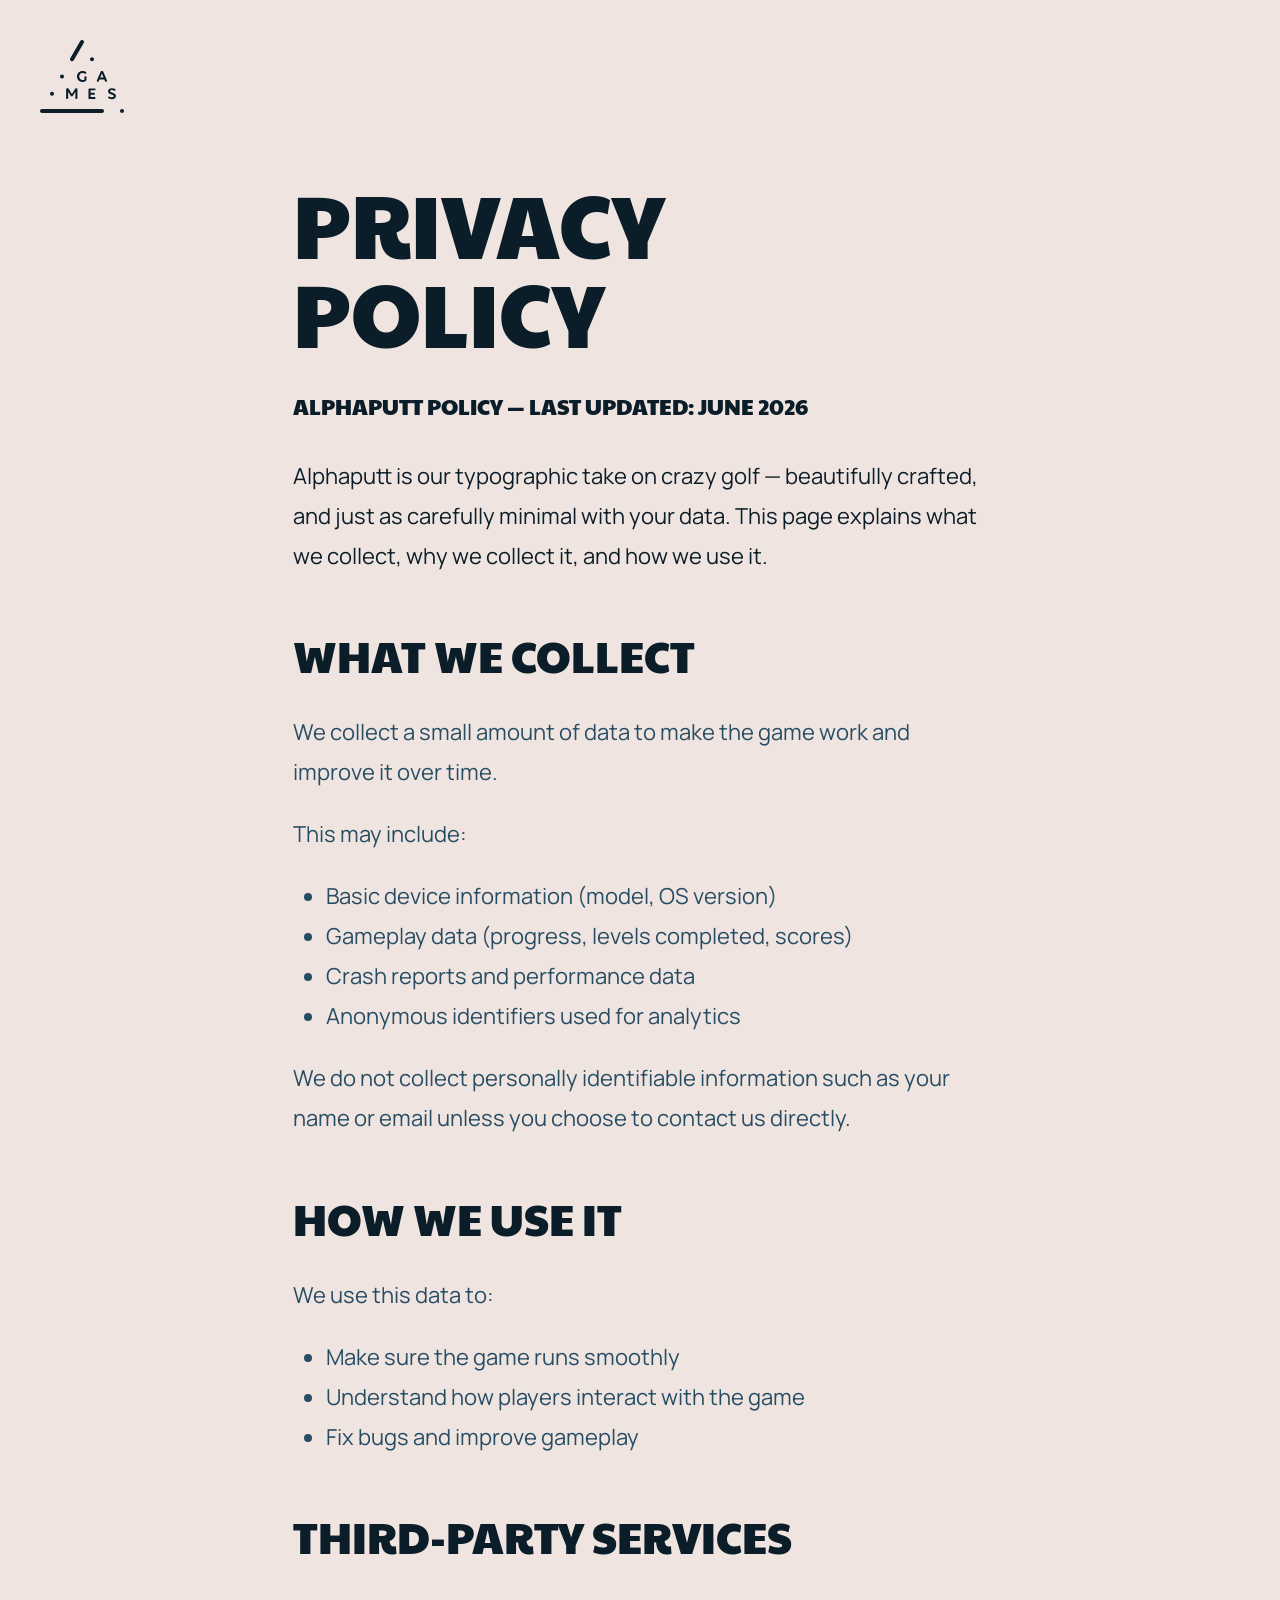
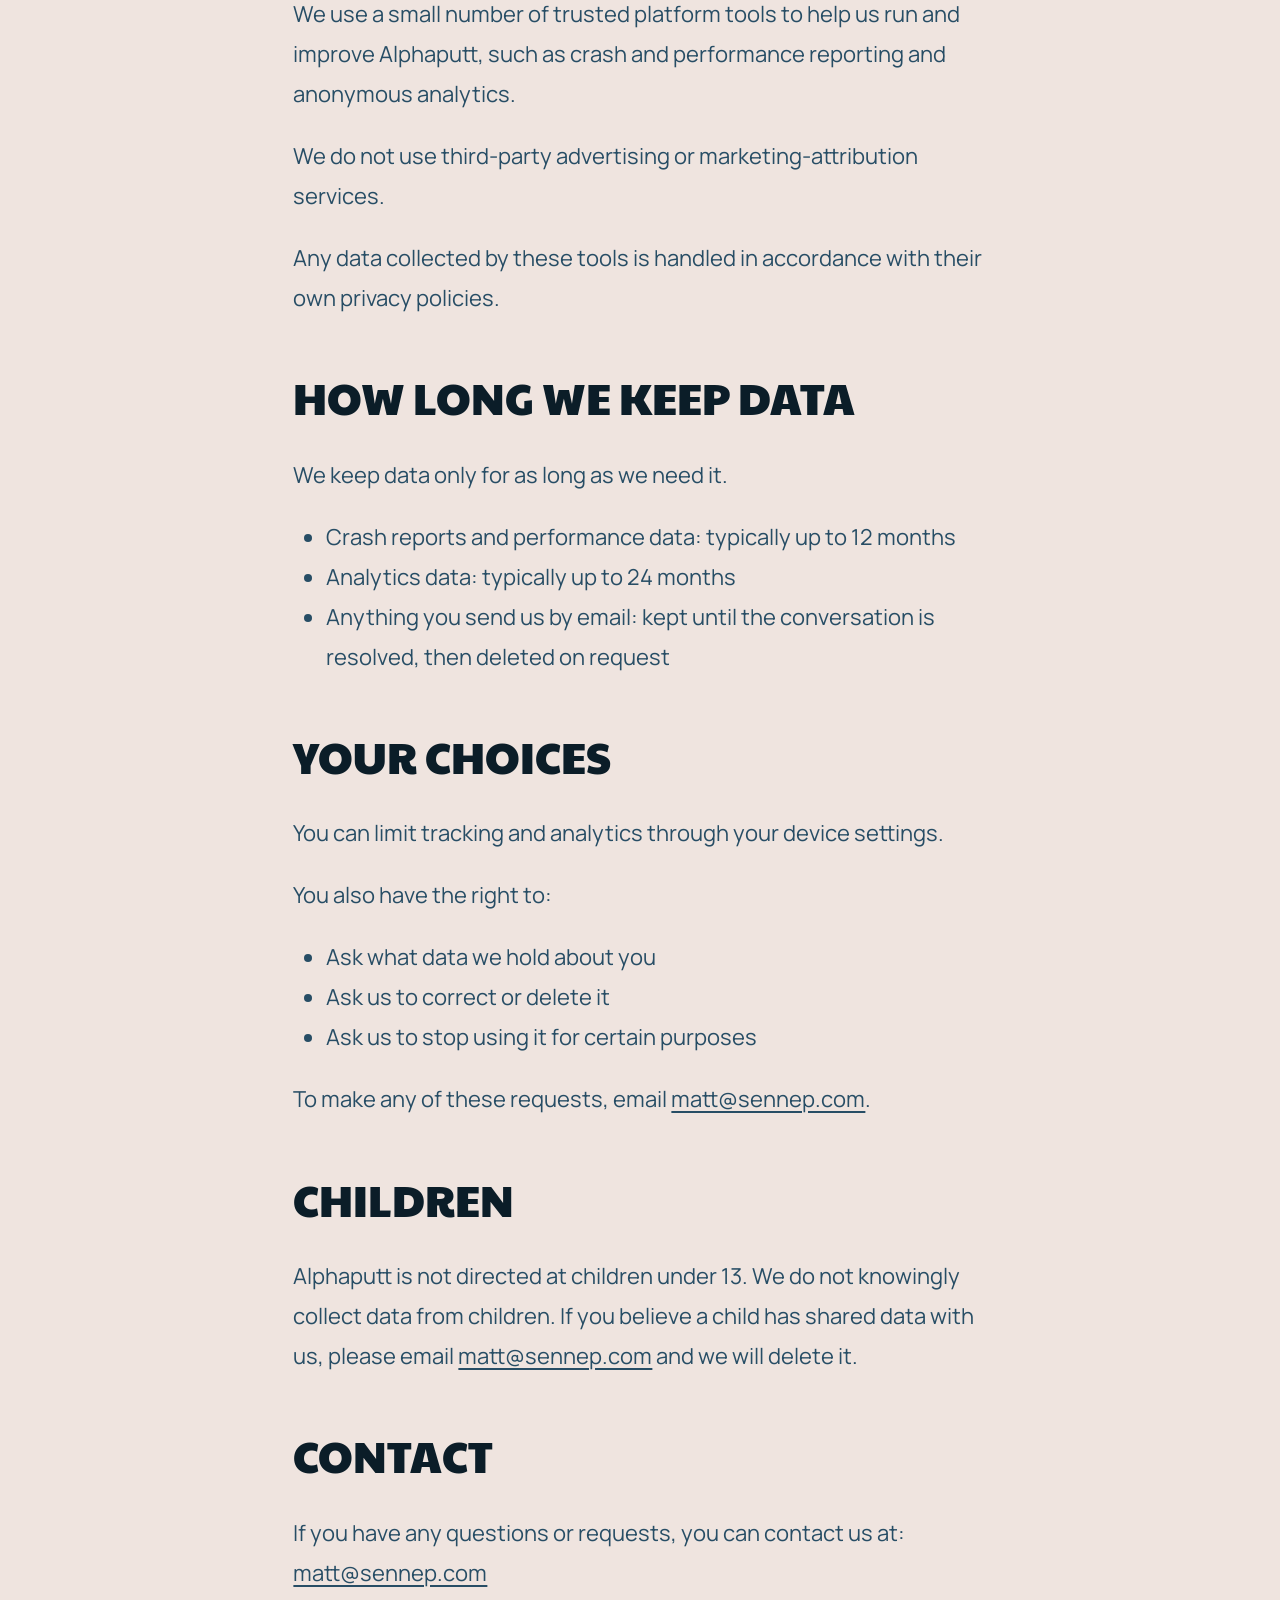
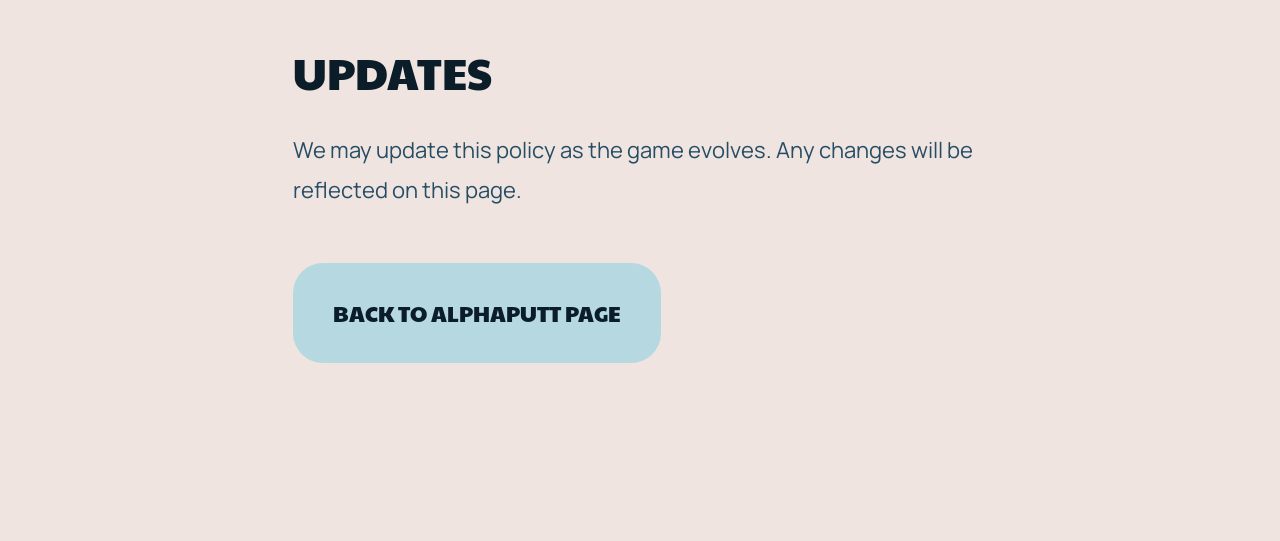
<file: alphaputt/privacy/index.html>
<!DOCTYPE html>
<html lang="en">
<head>
    <meta charset="UTF-8">
    <meta name="viewport" content="width=device-width, initial-scale=1.0">
    <title>Privacy Policy — Alphaputt — Sennep Games</title>
    <meta name="description" content="The Alphaputt privacy policy — what we collect, why, and how we use it.">
    <meta property="og:title" content="Privacy Policy — Alphaputt — Sennep Games">
    <meta property="og:description" content="The Alphaputt privacy policy — what we collect, why, and how we use it.">
    <meta property="og:image" content="https://sennepgames.com/assets/images/og/alphaputt.jpg">
    <meta property="og:url" content="https://sennepgames.com/alphaputt/privacy">
    <meta property="og:type" content="website">
    <meta name="twitter:card" content="summary_large_image">
    <meta name="twitter:image" content="https://sennepgames.com/assets/images/og/alphaputt.jpg">
    <link rel="stylesheet" href="../../assets/css/global.css">
    <link rel="stylesheet" href="../../assets/css/legal.css">
</head>
<body class="legal">

    <a class="legal__logo" href="../../index.html" aria-label="Sennep Games — home">
        <img src="../../assets/images/shared/logo-dark.svg" alt="Sennep Games" width="84" height="73">
    </a>

    <main class="legal__main">

        <header class="legal__header">
            <h1 class="legal__title">Privacy Policy</h1>
            <p class="legal__meta">Alphaputt policy &mdash; Last updated: June 2026</p>
            <p class="legal__intro">Alphaputt is our typographic take on crazy golf &mdash; beautifully crafted, and just as carefully minimal with your data. This page explains what we collect, why we collect it, and how we use it.</p>
        </header>

        <section class="legal__section">
            <h2 class="legal__section-heading">What we collect</h2>
            <div class="legal__section-body">
                <p>We collect a small amount of data to make the game work and improve it over time.</p>
                <p>This may include:</p>
                <ul>
                    <li>Basic device information (model, OS version)</li>
                    <li>Gameplay data (progress, levels completed, scores)</li>
                    <li>Crash reports and performance data</li>
                    <li>Anonymous identifiers used for analytics</li>
                </ul>
                <p>We do not collect personally identifiable information such as your name or email unless you choose to contact us directly.</p>
            </div>
        </section>

        <section class="legal__section">
            <h2 class="legal__section-heading">How we use it</h2>
            <div class="legal__section-body">
                <p>We use this data to:</p>
                <ul>
                    <li>Make sure the game runs smoothly</li>
                    <li>Understand how players interact with the game</li>
                    <li>Fix bugs and improve gameplay</li>
                </ul>
            </div>
        </section>

        <section class="legal__section">
            <h2 class="legal__section-heading">Third-party services</h2>
            <div class="legal__section-body">
                <p>We use a small number of trusted platform tools to help us run and improve Alphaputt, such as crash and performance reporting and anonymous analytics.</p>
                <p>We do not use third-party advertising or marketing-attribution services.</p>
                <p>Any data collected by these tools is handled in accordance with their own privacy policies.</p>
            </div>
        </section>

        <section class="legal__section">
            <h2 class="legal__section-heading">How long we keep data</h2>
            <div class="legal__section-body">
                <p>We keep data only for as long as we need it.</p>
                <ul>
                    <li>Crash reports and performance data: typically up to 12 months</li>
                    <li>Analytics data: typically up to 24 months</li>
                    <li>Anything you send us by email: kept until the conversation is resolved, then deleted on request</li>
                </ul>
            </div>
        </section>

        <section class="legal__section">
            <h2 class="legal__section-heading">Your choices</h2>
            <div class="legal__section-body">
                <p>You can limit tracking and analytics through your device settings.</p>
                <p>You also have the right to:</p>
                <ul>
                    <li>Ask what data we hold about you</li>
                    <li>Ask us to correct or delete it</li>
                    <li>Ask us to stop using it for certain purposes</li>
                </ul>
                <p>To make any of these requests, email <a href="mailto:matt@sennep.com">matt@sennep.com</a>.</p>
            </div>
        </section>

        <section class="legal__section">
            <h2 class="legal__section-heading">Children</h2>
            <div class="legal__section-body">
                <p>Alphaputt is not directed at children under 13. We do not knowingly collect data from children. If you believe a child has shared data with us, please email <a href="mailto:matt@sennep.com">matt@sennep.com</a> and we will delete it.</p>
            </div>
        </section>

        <section class="legal__section">
            <h2 class="legal__section-heading">Contact</h2>
            <div class="legal__section-body">
                <p>If you have any questions or requests, you can contact us at:<br><a href="mailto:matt@sennep.com">matt@sennep.com</a></p>
            </div>
        </section>

        <section class="legal__section">
            <h2 class="legal__section-heading">Updates</h2>
            <div class="legal__section-body">
                <p>We may update this policy as the game evolves. Any changes will be reflected on this page.</p>
            </div>
        </section>

        <a class="legal__button" href="../index.html">Back to Alphaputt page</a>

    </main>

<!-- Cloudflare Web Analytics --><script defer src='https://static.cloudflareinsights.com/beacon.min.js' data-cf-beacon='{"token": "e3170e2c4fa24565a236b3cf2ba2d98e"}'></script><!-- End Cloudflare Web Analytics -->
</body>
</html>
</file>
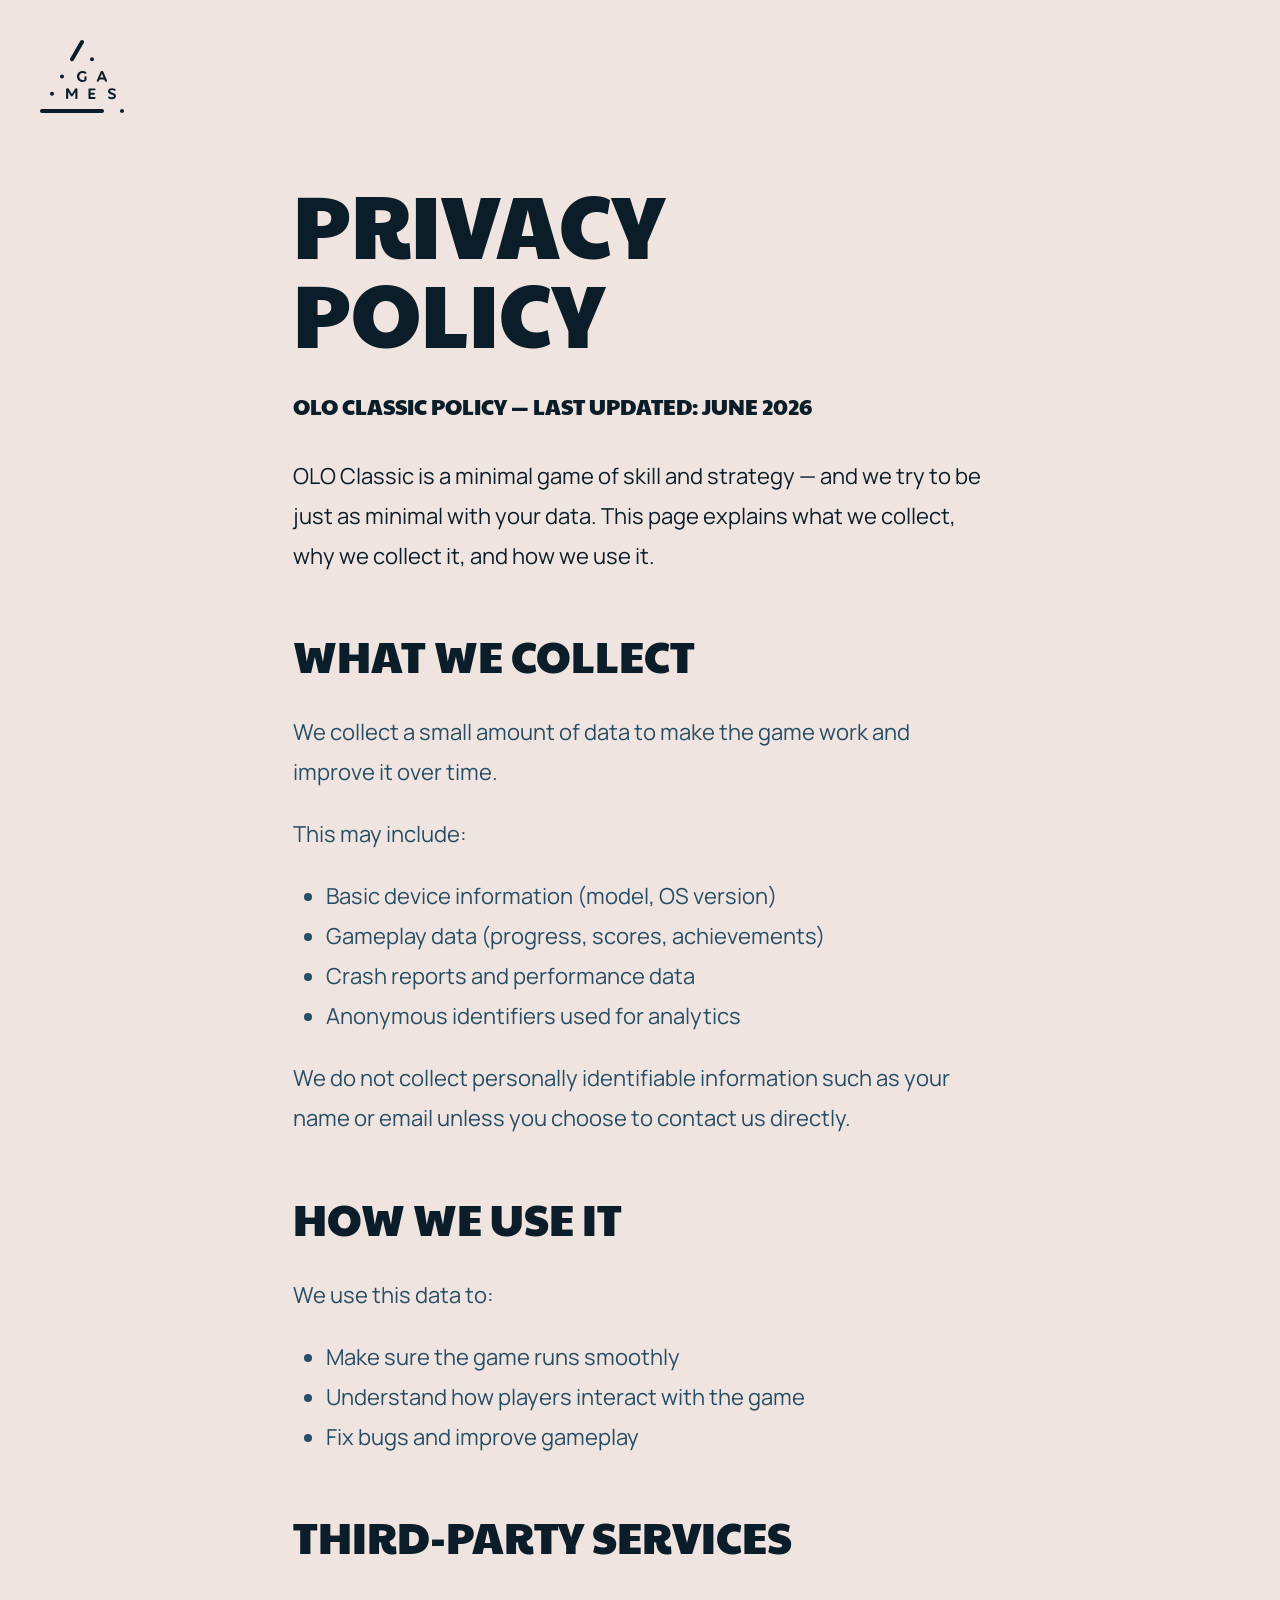
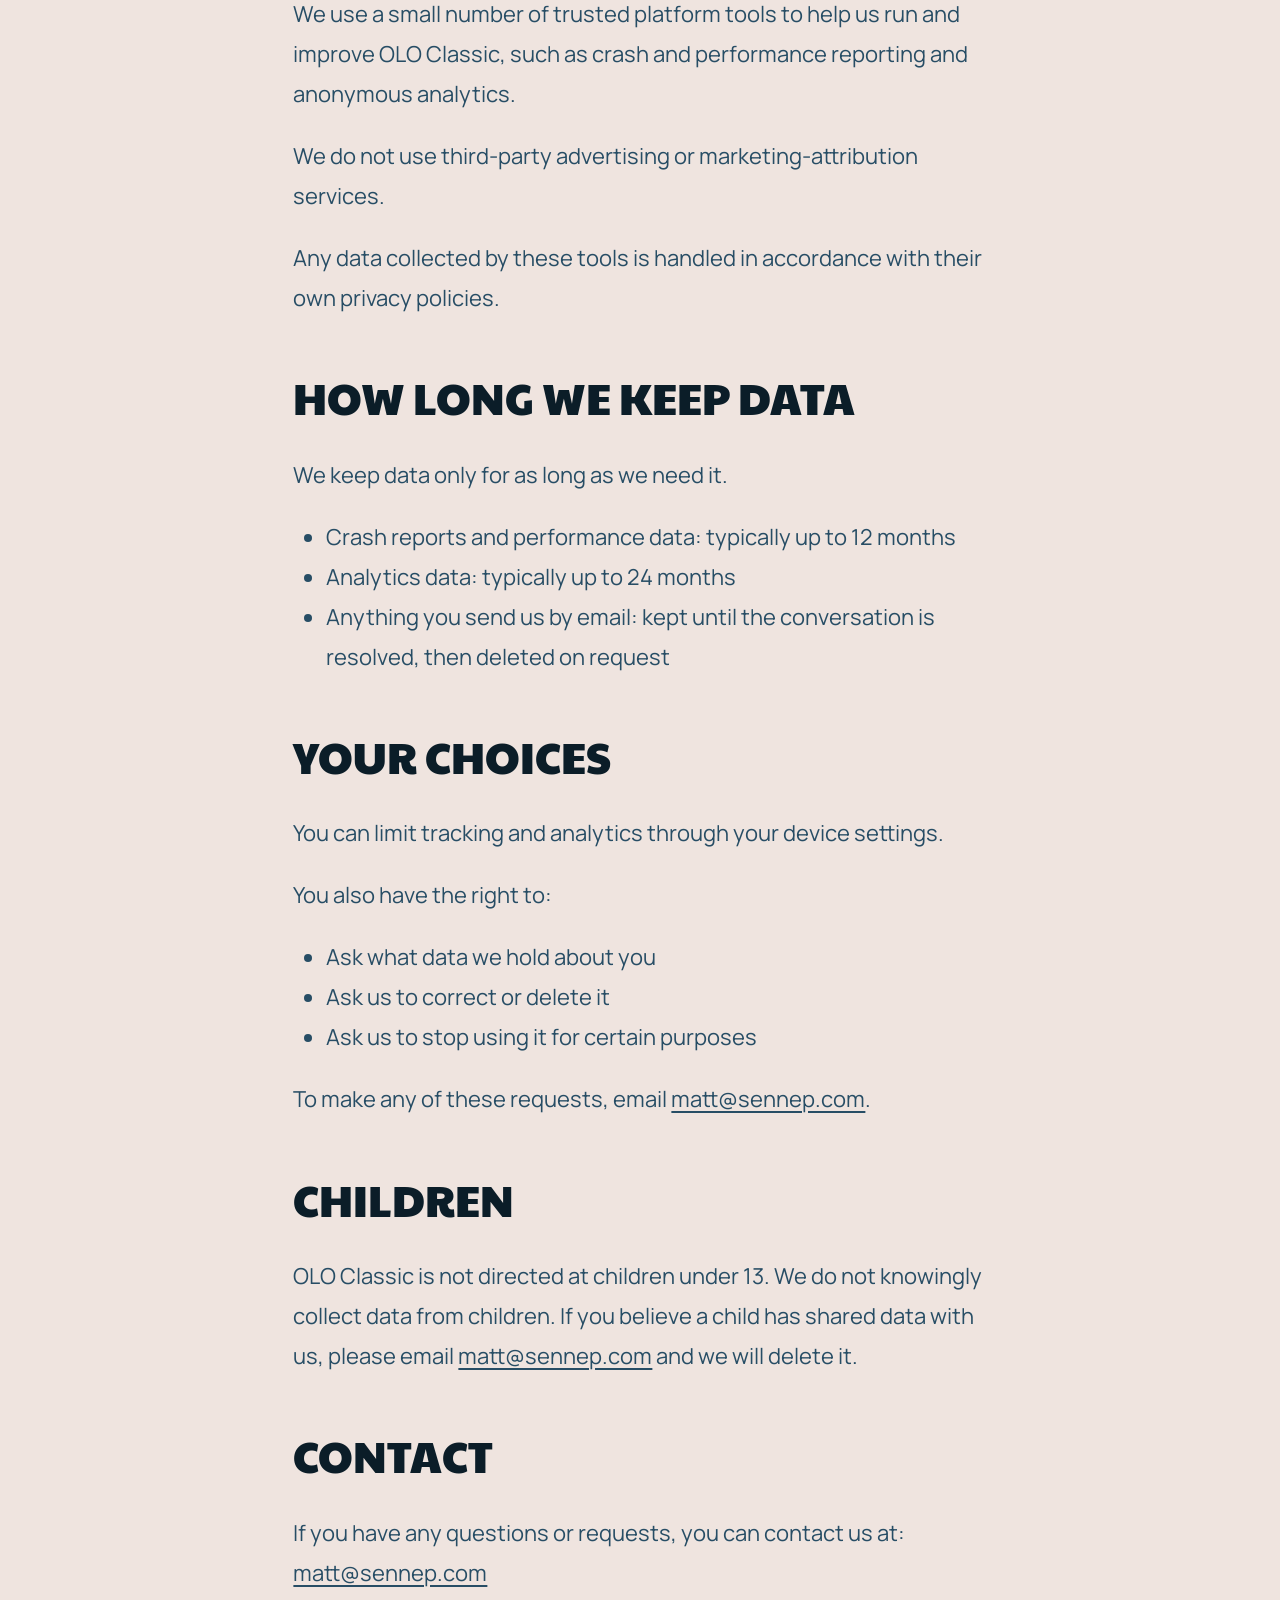
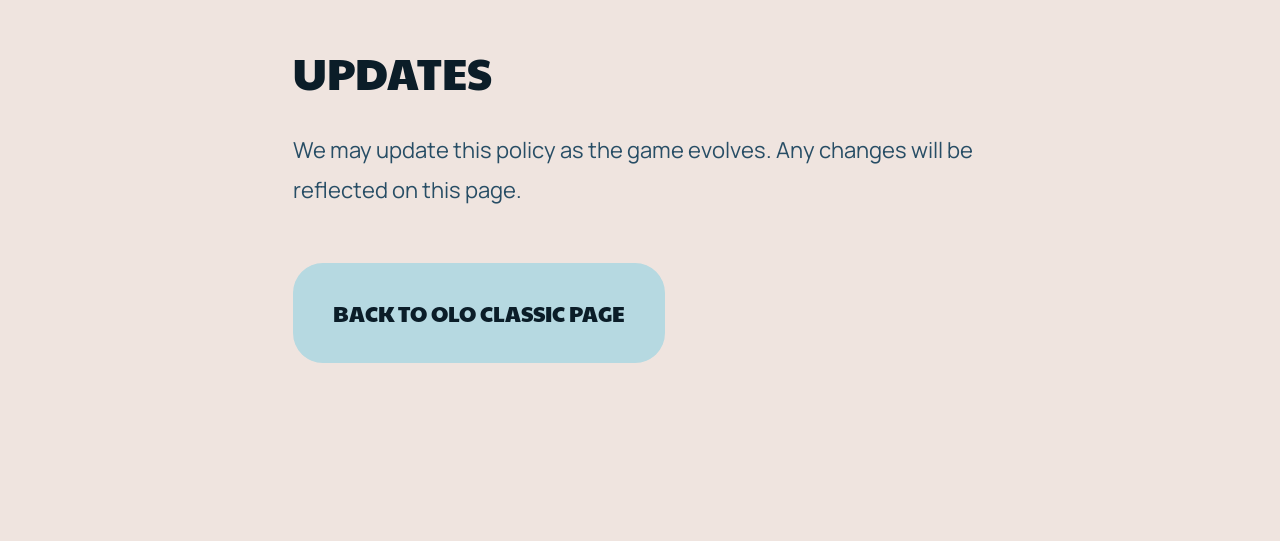
<file: olo-classic/privacy/index.html>
<!DOCTYPE html>
<html lang="en">
<head>
    <meta charset="UTF-8">
    <meta name="viewport" content="width=device-width, initial-scale=1.0">
    <title>Privacy Policy — OLO Classic — Sennep Games</title>
    <meta name="description" content="The OLO Classic privacy policy — what we collect, why, and how we use it.">
    <meta property="og:title" content="Privacy Policy — OLO Classic — Sennep Games">
    <meta property="og:description" content="The OLO Classic privacy policy — what we collect, why, and how we use it.">
    <meta property="og:image" content="https://sennepgames.com/assets/images/og/olo-classic.jpg">
    <meta property="og:url" content="https://sennepgames.com/olo-classic/privacy">
    <meta property="og:type" content="website">
    <meta name="twitter:card" content="summary_large_image">
    <meta name="twitter:image" content="https://sennepgames.com/assets/images/og/olo-classic.jpg">
    <link rel="stylesheet" href="../../assets/css/global.css">
    <link rel="stylesheet" href="../../assets/css/legal.css">
</head>
<body class="legal">

    <a class="legal__logo" href="../../index.html" aria-label="Sennep Games — home">
        <img src="../../assets/images/shared/logo-dark.svg" alt="Sennep Games" width="84" height="73">
    </a>

    <main class="legal__main">

        <header class="legal__header">
            <h1 class="legal__title">Privacy Policy</h1>
            <p class="legal__meta">OLO Classic policy &mdash; Last updated: June 2026</p>
            <p class="legal__intro">OLO Classic is a minimal game of skill and strategy &mdash; and we try to be just as minimal with your data. This page explains what we collect, why we collect it, and how we use it.</p>
        </header>

        <section class="legal__section">
            <h2 class="legal__section-heading">What we collect</h2>
            <div class="legal__section-body">
                <p>We collect a small amount of data to make the game work and improve it over time.</p>
                <p>This may include:</p>
                <ul>
                    <li>Basic device information (model, OS version)</li>
                    <li>Gameplay data (progress, scores, achievements)</li>
                    <li>Crash reports and performance data</li>
                    <li>Anonymous identifiers used for analytics</li>
                </ul>
                <p>We do not collect personally identifiable information such as your name or email unless you choose to contact us directly.</p>
            </div>
        </section>

        <section class="legal__section">
            <h2 class="legal__section-heading">How we use it</h2>
            <div class="legal__section-body">
                <p>We use this data to:</p>
                <ul>
                    <li>Make sure the game runs smoothly</li>
                    <li>Understand how players interact with the game</li>
                    <li>Fix bugs and improve gameplay</li>
                </ul>
            </div>
        </section>

        <section class="legal__section">
            <h2 class="legal__section-heading">Third-party services</h2>
            <div class="legal__section-body">
                <p>We use a small number of trusted platform tools to help us run and improve OLO Classic, such as crash and performance reporting and anonymous analytics.</p>
                <p>We do not use third-party advertising or marketing-attribution services.</p>
                <p>Any data collected by these tools is handled in accordance with their own privacy policies.</p>
            </div>
        </section>

        <section class="legal__section">
            <h2 class="legal__section-heading">How long we keep data</h2>
            <div class="legal__section-body">
                <p>We keep data only for as long as we need it.</p>
                <ul>
                    <li>Crash reports and performance data: typically up to 12 months</li>
                    <li>Analytics data: typically up to 24 months</li>
                    <li>Anything you send us by email: kept until the conversation is resolved, then deleted on request</li>
                </ul>
            </div>
        </section>

        <section class="legal__section">
            <h2 class="legal__section-heading">Your choices</h2>
            <div class="legal__section-body">
                <p>You can limit tracking and analytics through your device settings.</p>
                <p>You also have the right to:</p>
                <ul>
                    <li>Ask what data we hold about you</li>
                    <li>Ask us to correct or delete it</li>
                    <li>Ask us to stop using it for certain purposes</li>
                </ul>
                <p>To make any of these requests, email <a href="mailto:matt@sennep.com">matt@sennep.com</a>.</p>
            </div>
        </section>

        <section class="legal__section">
            <h2 class="legal__section-heading">Children</h2>
            <div class="legal__section-body">
                <p>OLO Classic is not directed at children under 13. We do not knowingly collect data from children. If you believe a child has shared data with us, please email <a href="mailto:matt@sennep.com">matt@sennep.com</a> and we will delete it.</p>
            </div>
        </section>

        <section class="legal__section">
            <h2 class="legal__section-heading">Contact</h2>
            <div class="legal__section-body">
                <p>If you have any questions or requests, you can contact us at:<br><a href="mailto:matt@sennep.com">matt@sennep.com</a></p>
            </div>
        </section>

        <section class="legal__section">
            <h2 class="legal__section-heading">Updates</h2>
            <div class="legal__section-body">
                <p>We may update this policy as the game evolves. Any changes will be reflected on this page.</p>
            </div>
        </section>

        <a class="legal__button" href="../index.html">Back to OLO Classic page</a>

    </main>

<!-- Cloudflare Web Analytics --><script defer src='https://static.cloudflareinsights.com/beacon.min.js' data-cf-beacon='{"token": "e3170e2c4fa24565a236b3cf2ba2d98e"}'></script><!-- End Cloudflare Web Analytics -->
</body>
</html>
</file>
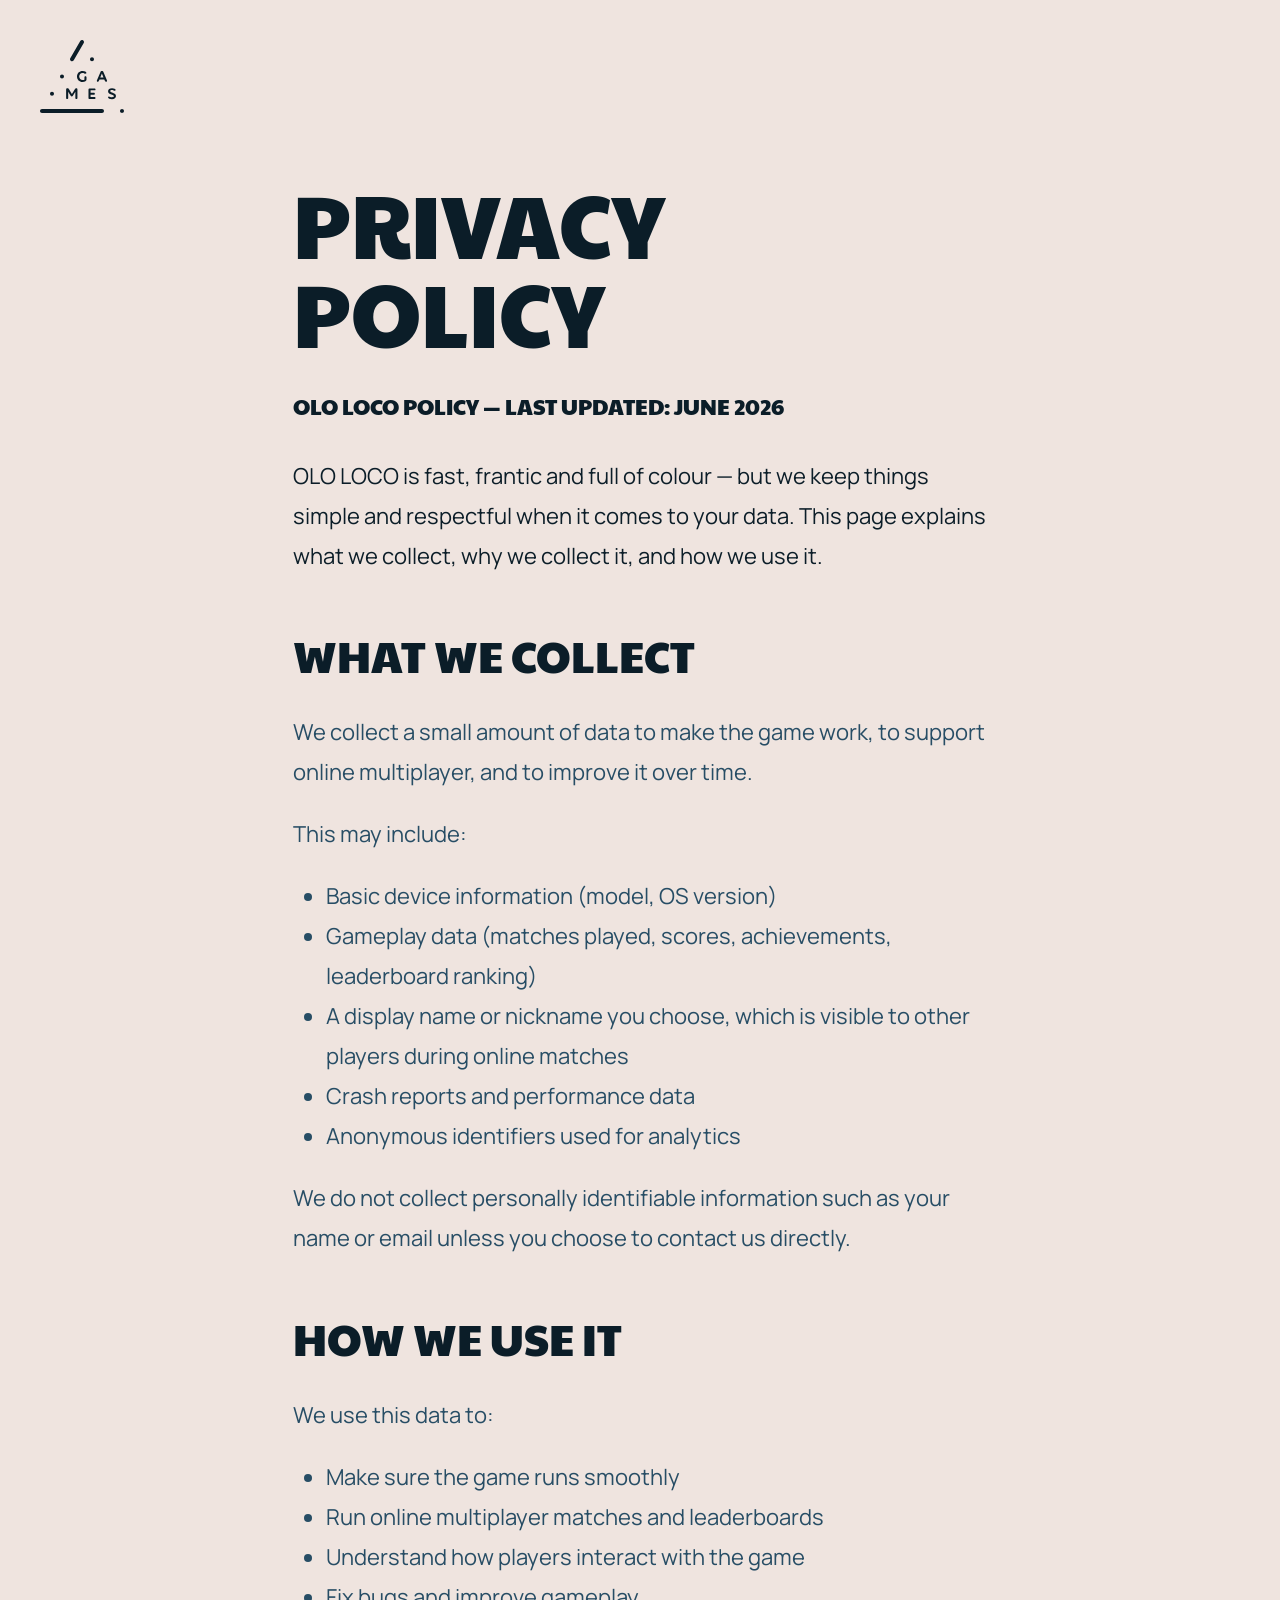
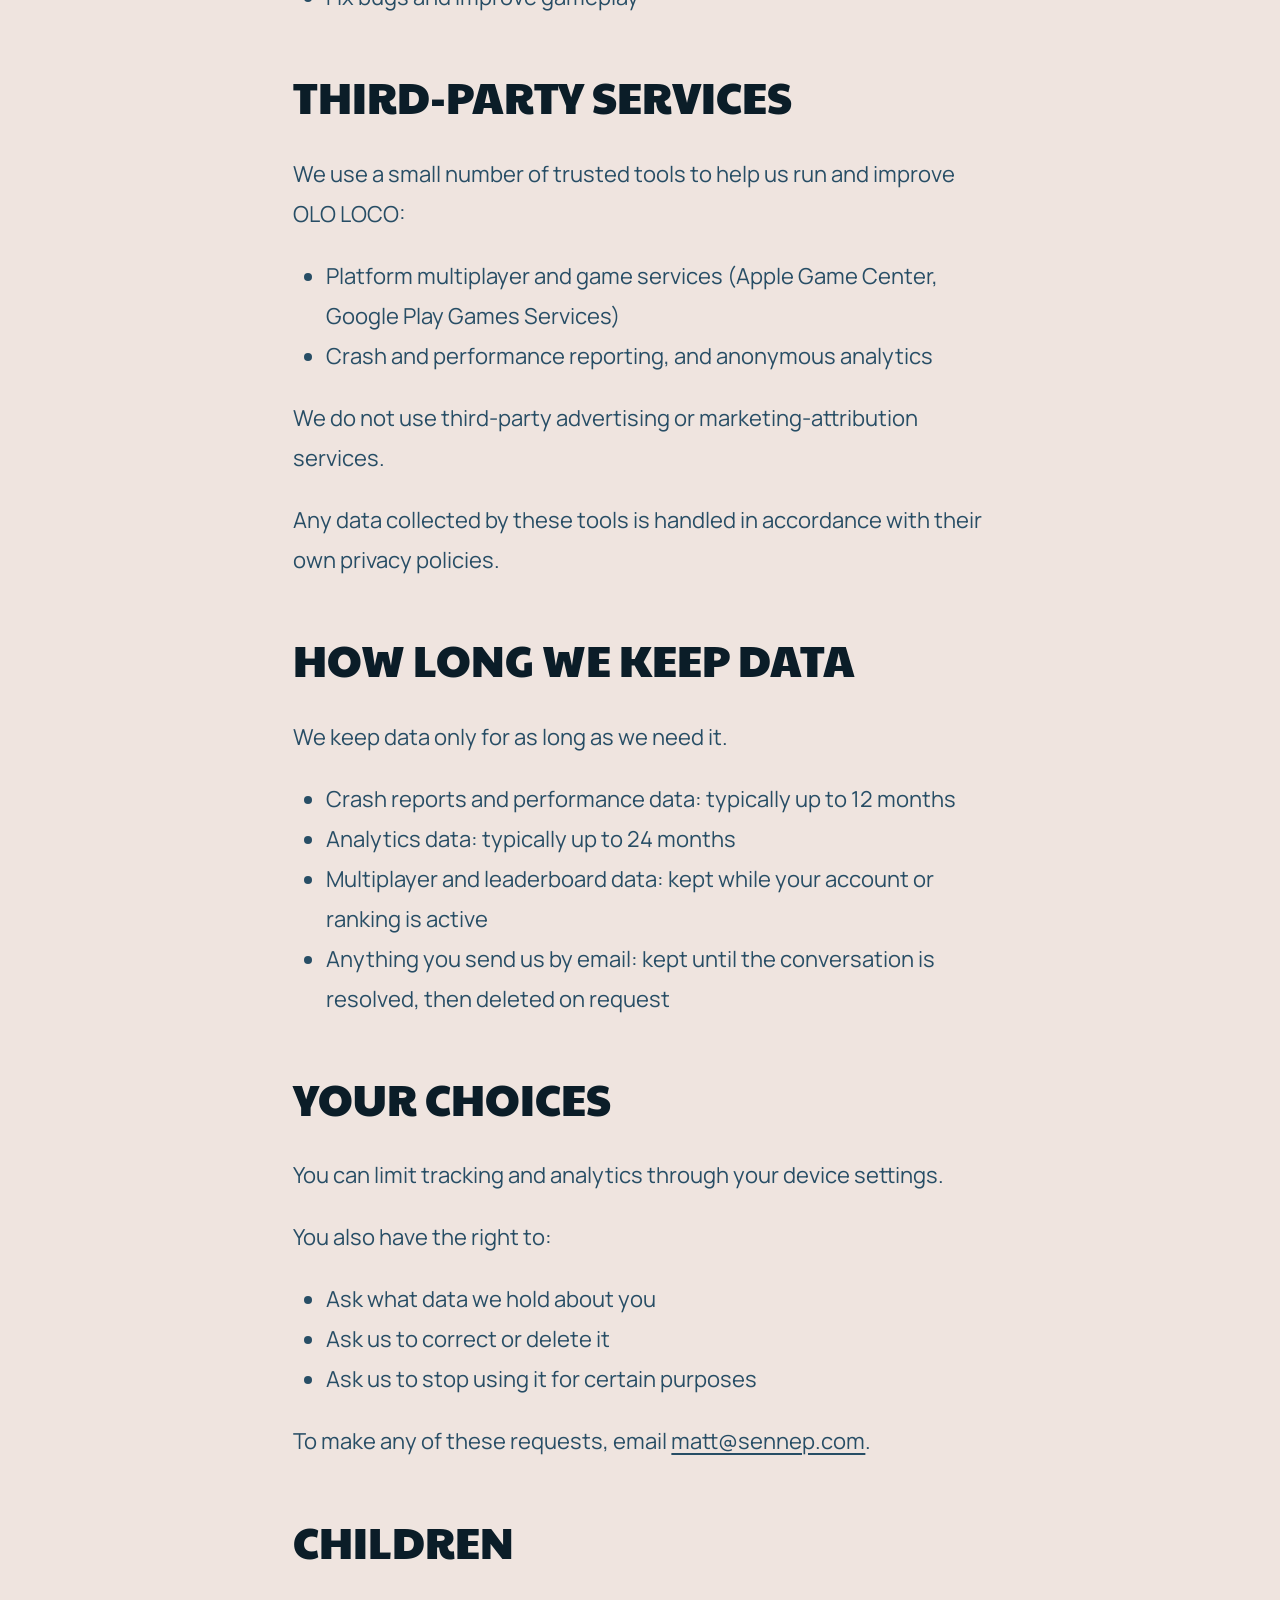
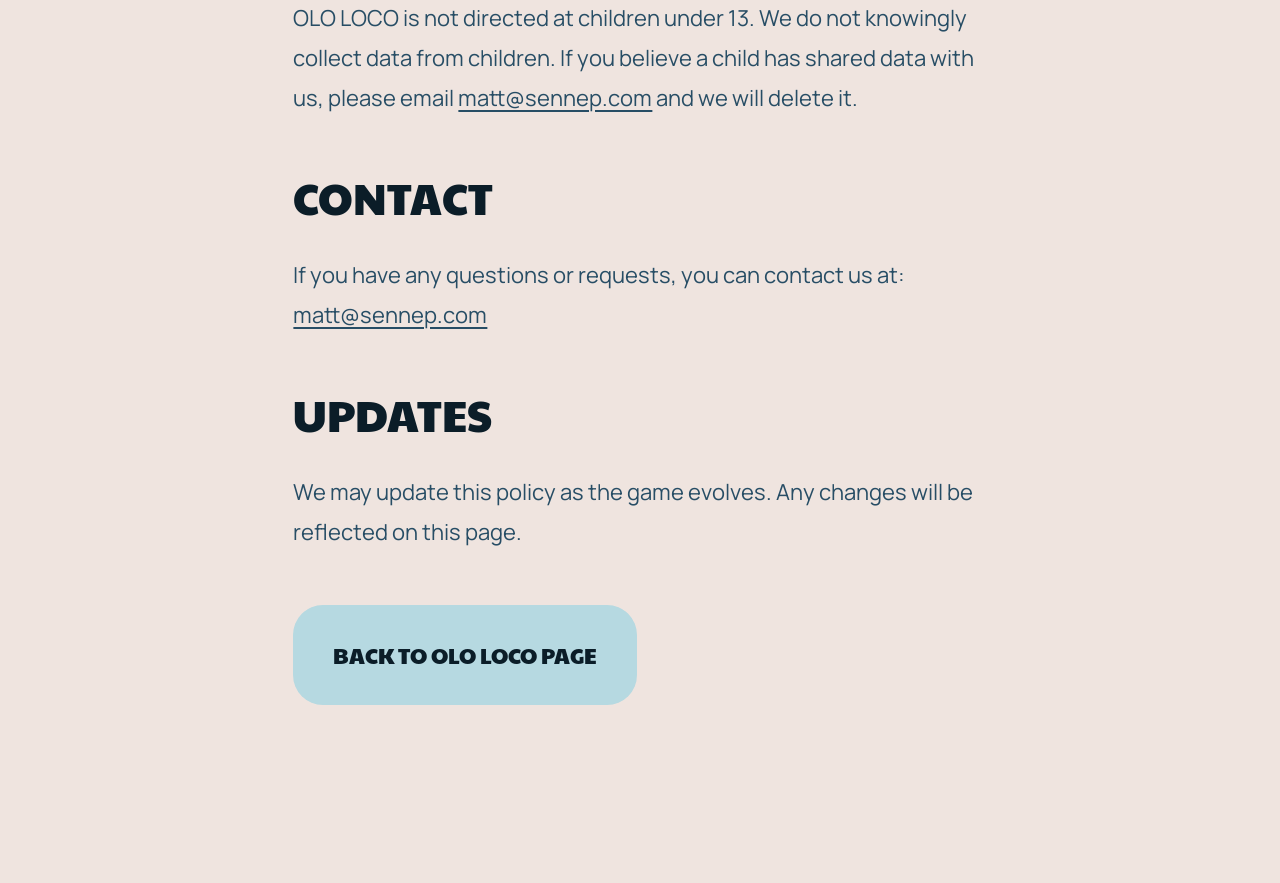
<file: olo-loco/privacy/index.html>
<!DOCTYPE html>
<html lang="en">
<head>
    <meta charset="UTF-8">
    <meta name="viewport" content="width=device-width, initial-scale=1.0">
    <title>Privacy Policy — OLO LOCO — Sennep Games</title>
    <meta name="description" content="The OLO LOCO privacy policy — what we collect, why, and how we use it.">
    <meta property="og:title" content="Privacy Policy — OLO LOCO — Sennep Games">
    <meta property="og:description" content="The OLO LOCO privacy policy — what we collect, why, and how we use it.">
    <meta property="og:image" content="https://sennepgames.com/assets/images/og/olo-loco.jpg">
    <meta property="og:url" content="https://sennepgames.com/olo-loco/privacy">
    <meta property="og:type" content="website">
    <meta name="twitter:card" content="summary_large_image">
    <meta name="twitter:image" content="https://sennepgames.com/assets/images/og/olo-loco.jpg">
    <link rel="stylesheet" href="../../assets/css/global.css">
    <link rel="stylesheet" href="../../assets/css/legal.css">
</head>
<body class="legal">

    <a class="legal__logo" href="../../index.html" aria-label="Sennep Games — home">
        <img src="../../assets/images/shared/logo-dark.svg" alt="Sennep Games" width="84" height="73">
    </a>

    <main class="legal__main">

        <header class="legal__header">
            <h1 class="legal__title">Privacy Policy</h1>
            <p class="legal__meta">OLO LOCO policy &mdash; Last updated: June 2026</p>
            <p class="legal__intro">OLO LOCO is fast, frantic and full of colour &mdash; but we keep things simple and respectful when it comes to your data. This page explains what we collect, why we collect it, and how we use it.</p>
        </header>

        <section class="legal__section">
            <h2 class="legal__section-heading">What we collect</h2>
            <div class="legal__section-body">
                <p>We collect a small amount of data to make the game work, to support online multiplayer, and to improve it over time.</p>
                <p>This may include:</p>
                <ul>
                    <li>Basic device information (model, OS version)</li>
                    <li>Gameplay data (matches played, scores, achievements, leaderboard ranking)</li>
                    <li>A display name or nickname you choose, which is visible to other players during online matches</li>
                    <li>Crash reports and performance data</li>
                    <li>Anonymous identifiers used for analytics</li>
                </ul>
                <p>We do not collect personally identifiable information such as your name or email unless you choose to contact us directly.</p>
            </div>
        </section>

        <section class="legal__section">
            <h2 class="legal__section-heading">How we use it</h2>
            <div class="legal__section-body">
                <p>We use this data to:</p>
                <ul>
                    <li>Make sure the game runs smoothly</li>
                    <li>Run online multiplayer matches and leaderboards</li>
                    <li>Understand how players interact with the game</li>
                    <li>Fix bugs and improve gameplay</li>
                </ul>
            </div>
        </section>

        <section class="legal__section">
            <h2 class="legal__section-heading">Third-party services</h2>
            <div class="legal__section-body">
                <p>We use a small number of trusted tools to help us run and improve OLO LOCO:</p>
                <ul>
                    <li>Platform multiplayer and game services (Apple Game Center, Google Play Games Services)</li>
                    <li>Crash and performance reporting, and anonymous analytics</li>
                </ul>
                <p>We do not use third-party advertising or marketing-attribution services.</p>
                <p>Any data collected by these tools is handled in accordance with their own privacy policies.</p>
            </div>
        </section>

        <section class="legal__section">
            <h2 class="legal__section-heading">How long we keep data</h2>
            <div class="legal__section-body">
                <p>We keep data only for as long as we need it.</p>
                <ul>
                    <li>Crash reports and performance data: typically up to 12 months</li>
                    <li>Analytics data: typically up to 24 months</li>
                    <li>Multiplayer and leaderboard data: kept while your account or ranking is active</li>
                    <li>Anything you send us by email: kept until the conversation is resolved, then deleted on request</li>
                </ul>
            </div>
        </section>

        <section class="legal__section">
            <h2 class="legal__section-heading">Your choices</h2>
            <div class="legal__section-body">
                <p>You can limit tracking and analytics through your device settings.</p>
                <p>You also have the right to:</p>
                <ul>
                    <li>Ask what data we hold about you</li>
                    <li>Ask us to correct or delete it</li>
                    <li>Ask us to stop using it for certain purposes</li>
                </ul>
                <p>To make any of these requests, email <a href="mailto:matt@sennep.com">matt@sennep.com</a>.</p>
            </div>
        </section>

        <section class="legal__section">
            <h2 class="legal__section-heading">Children</h2>
            <div class="legal__section-body">
                <p>OLO LOCO is not directed at children under 13. We do not knowingly collect data from children. If you believe a child has shared data with us, please email <a href="mailto:matt@sennep.com">matt@sennep.com</a> and we will delete it.</p>
            </div>
        </section>

        <section class="legal__section">
            <h2 class="legal__section-heading">Contact</h2>
            <div class="legal__section-body">
                <p>If you have any questions or requests, you can contact us at:<br><a href="mailto:matt@sennep.com">matt@sennep.com</a></p>
            </div>
        </section>

        <section class="legal__section">
            <h2 class="legal__section-heading">Updates</h2>
            <div class="legal__section-body">
                <p>We may update this policy as the game evolves. Any changes will be reflected on this page.</p>
            </div>
        </section>

        <a class="legal__button" href="../index.html">Back to OLO LOCO page</a>

    </main>

<!-- Cloudflare Web Analytics --><script defer src='https://static.cloudflareinsights.com/beacon.min.js' data-cf-beacon='{"token": "e3170e2c4fa24565a236b3cf2ba2d98e"}'></script><!-- End Cloudflare Web Analytics -->
</body>
</html>
</file>
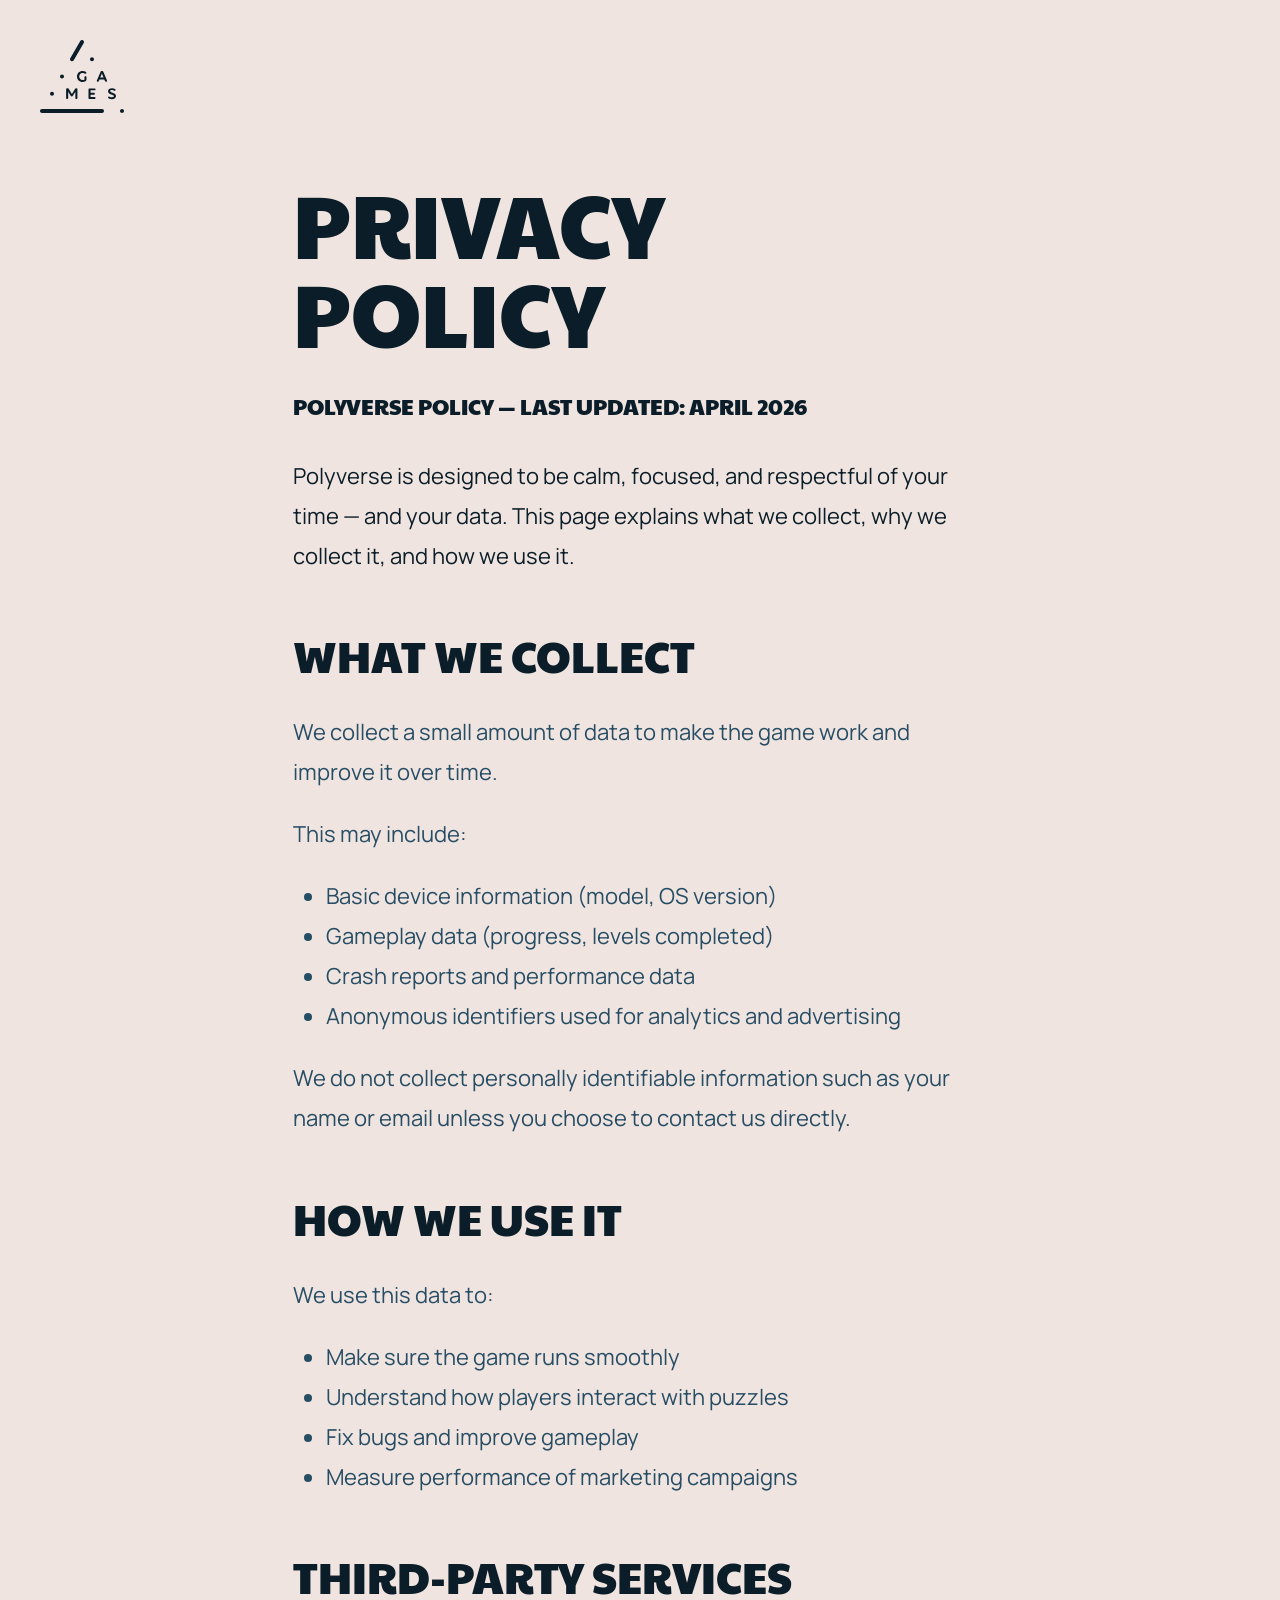
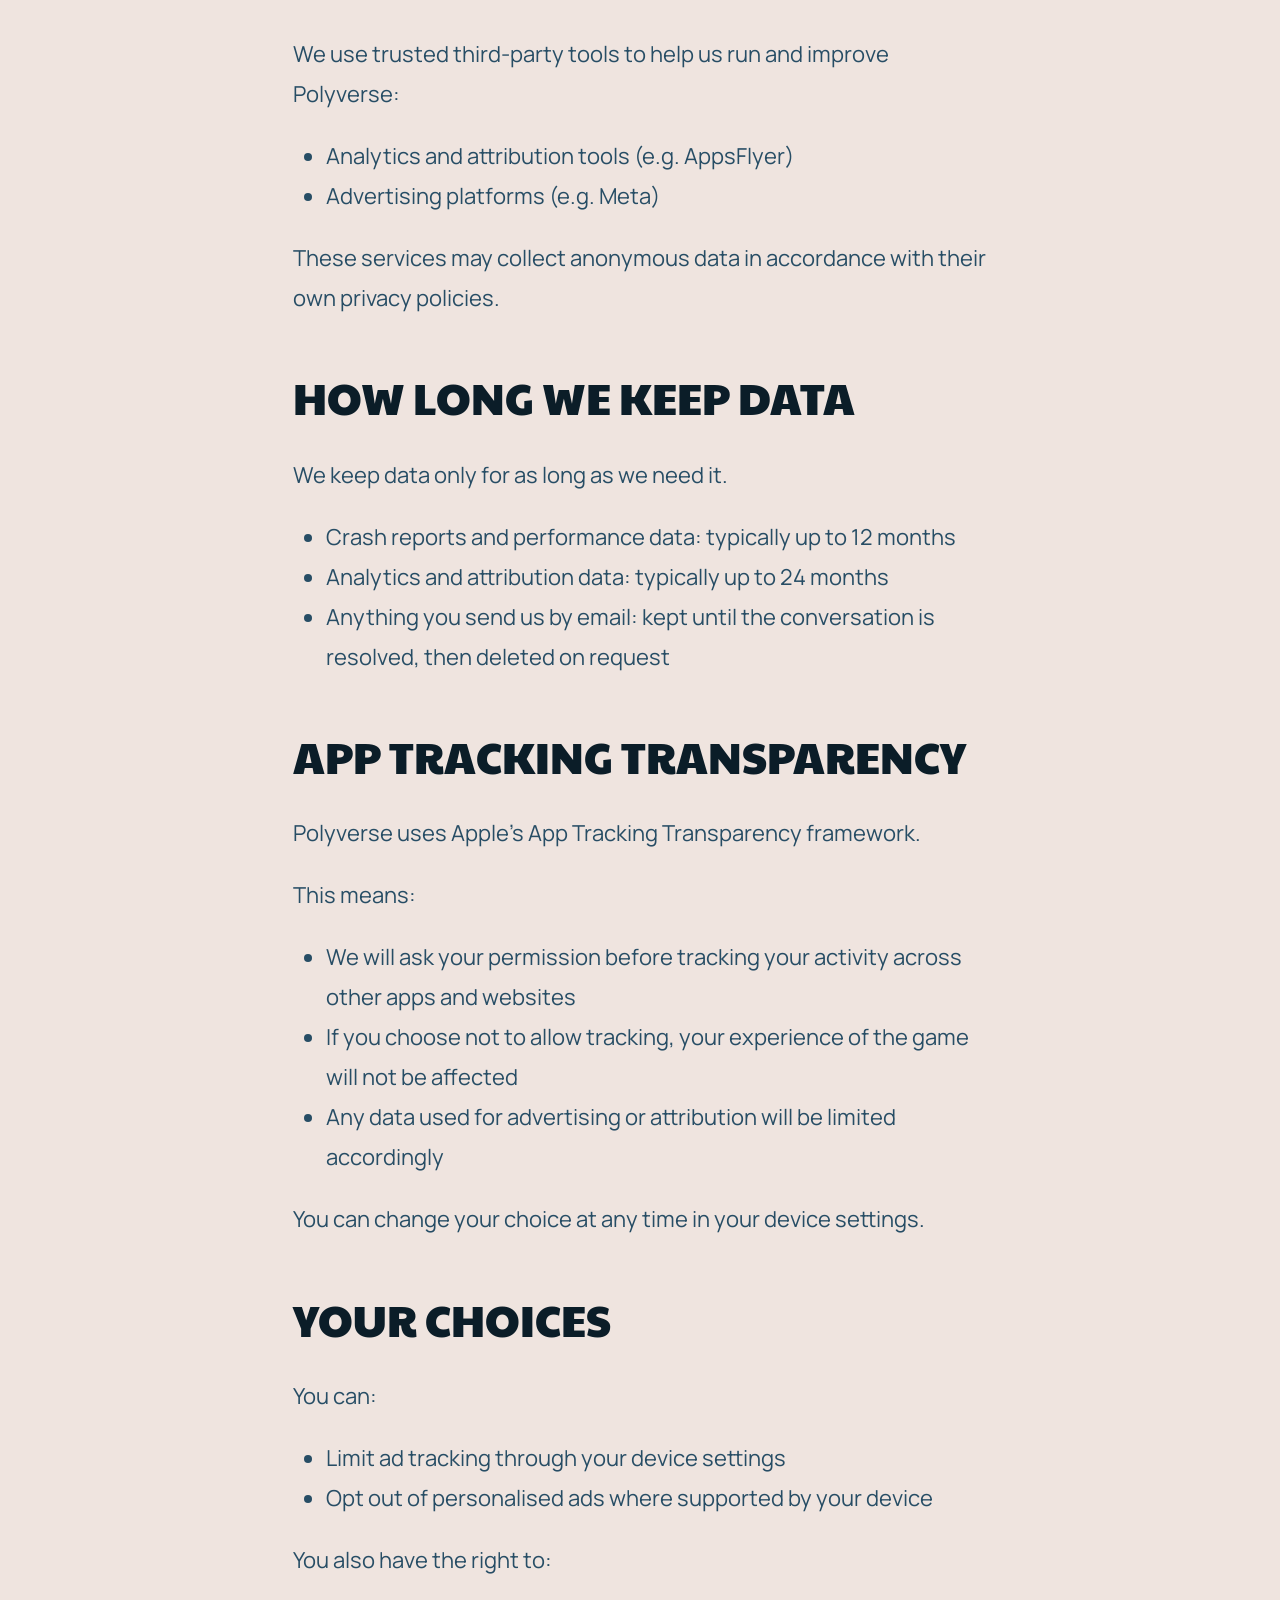
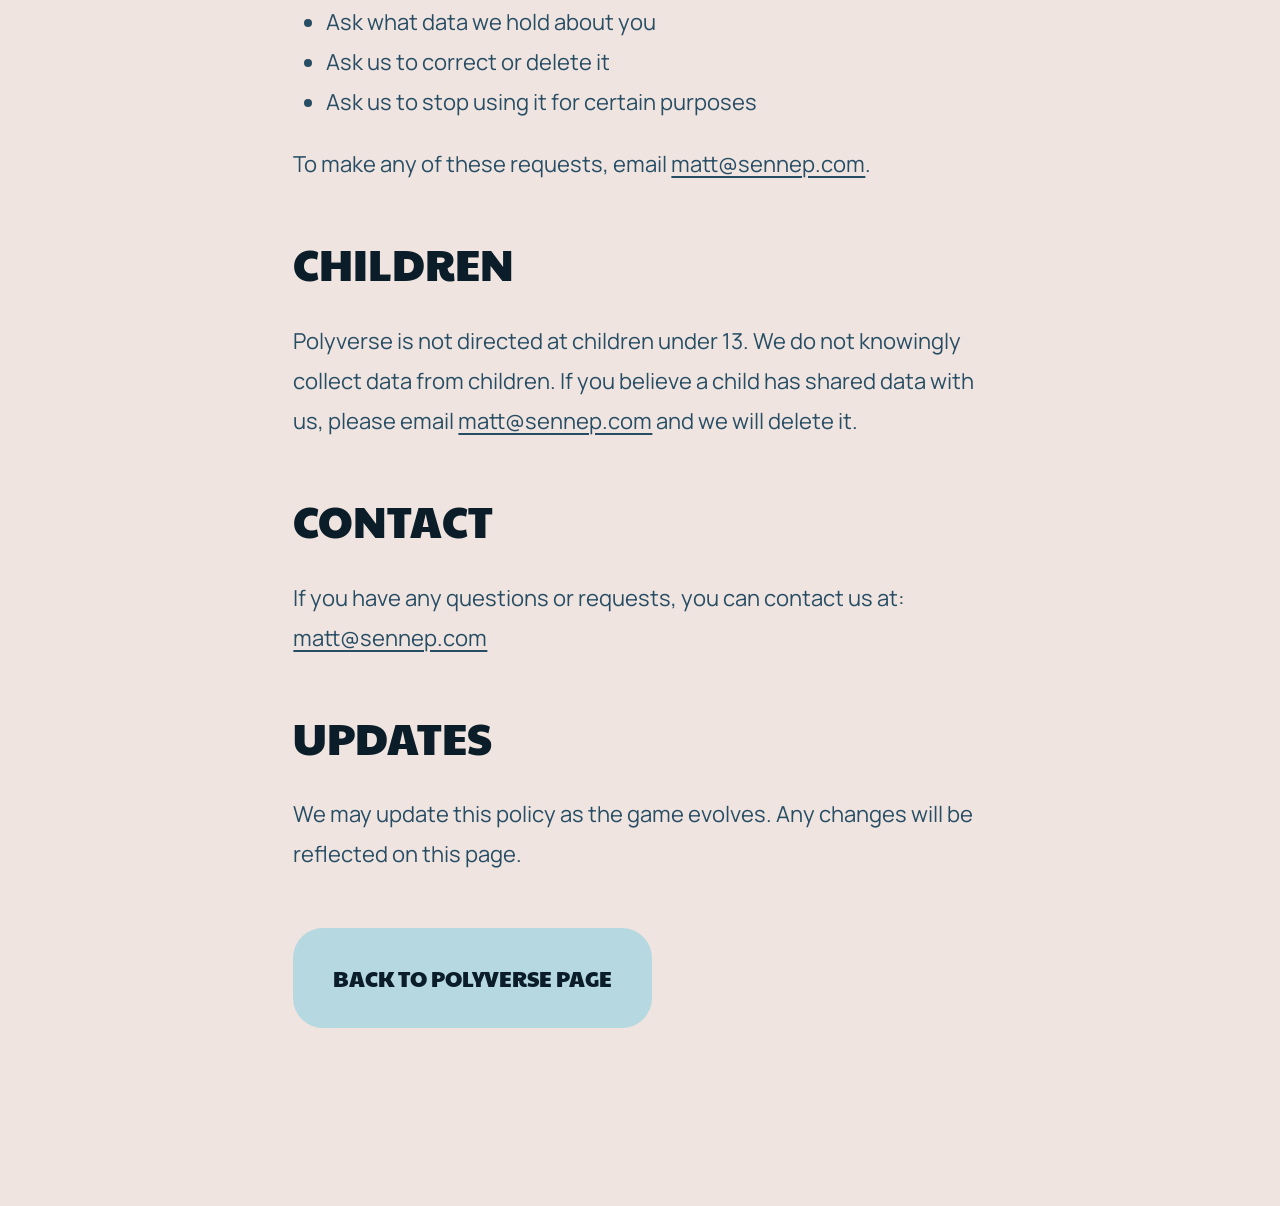
<file: polyverse/privacy/index.html>
<!DOCTYPE html>
<html lang="en">
<head>
    <meta charset="UTF-8">
    <meta name="viewport" content="width=device-width, initial-scale=1.0">
    <title>Privacy Policy — Polyverse — Sennep Games</title>
    <meta name="description" content="The Polyverse privacy policy — what we collect, why, and how we use it.">
    <meta property="og:title" content="Privacy Policy — Polyverse — Sennep Games">
    <meta property="og:description" content="The Polyverse privacy policy — what we collect, why, and how we use it.">
    <meta property="og:image" content="https://sennepgames.com/assets/images/og/polyverse.jpg">
    <meta property="og:url" content="https://sennepgames.com/polyverse/privacy">
    <meta property="og:type" content="website">
    <meta name="twitter:card" content="summary_large_image">
    <meta name="twitter:image" content="https://sennepgames.com/assets/images/og/polyverse.jpg">
    <link rel="stylesheet" href="../../assets/css/global.css">
    <link rel="stylesheet" href="../../assets/css/legal.css">
</head>
<body class="legal">

    <a class="legal__logo" href="../../index.html" aria-label="Sennep Games — home">
        <img src="../../assets/images/shared/logo-dark.svg" alt="Sennep Games" width="84" height="73">
    </a>

    <main class="legal__main">

        <header class="legal__header">
            <h1 class="legal__title">Privacy Policy</h1>
            <p class="legal__meta">Polyverse policy &mdash; Last updated: April 2026</p>
            <p class="legal__intro">Polyverse is designed to be calm, focused, and respectful of your time &mdash; and your data. This page explains what we collect, why we collect it, and how we use it.</p>
        </header>

        <section class="legal__section">
            <h2 class="legal__section-heading">What we collect</h2>
            <div class="legal__section-body">
                <p>We collect a small amount of data to make the game work and improve it over time.</p>
                <p>This may include:</p>
                <ul>
                    <li>Basic device information (model, OS version)</li>
                    <li>Gameplay data (progress, levels completed)</li>
                    <li>Crash reports and performance data</li>
                    <li>Anonymous identifiers used for analytics and advertising</li>
                </ul>
                <p>We do not collect personally identifiable information such as your name or email unless you choose to contact us directly.</p>
            </div>
        </section>

        <section class="legal__section">
            <h2 class="legal__section-heading">How we use it</h2>
            <div class="legal__section-body">
                <p>We use this data to:</p>
                <ul>
                    <li>Make sure the game runs smoothly</li>
                    <li>Understand how players interact with puzzles</li>
                    <li>Fix bugs and improve gameplay</li>
                    <li>Measure performance of marketing campaigns</li>
                </ul>
            </div>
        </section>

        <section class="legal__section">
            <h2 class="legal__section-heading">Third-party services</h2>
            <div class="legal__section-body">
                <p>We use trusted third-party tools to help us run and improve Polyverse:</p>
                <ul>
                    <li>Analytics and attribution tools (e.g. AppsFlyer)</li>
                    <li>Advertising platforms (e.g. Meta)</li>
                </ul>
                <p>These services may collect anonymous data in accordance with their own privacy policies.</p>
            </div>
        </section>

        <section class="legal__section">
            <h2 class="legal__section-heading">How long we keep data</h2>
            <div class="legal__section-body">
                <p>We keep data only for as long as we need it.</p>
                <ul>
                    <li>Crash reports and performance data: typically up to 12 months</li>
                    <li>Analytics and attribution data: typically up to 24 months</li>
                    <li>Anything you send us by email: kept until the conversation is resolved, then deleted on request</li>
                </ul>
            </div>
        </section>

        <section class="legal__section">
            <h2 class="legal__section-heading">App Tracking Transparency</h2>
            <div class="legal__section-body">
                <p>Polyverse uses Apple&rsquo;s App Tracking Transparency framework.</p>
                <p>This means:</p>
                <ul>
                    <li>We will ask your permission before tracking your activity across other apps and websites</li>
                    <li>If you choose not to allow tracking, your experience of the game will not be affected</li>
                    <li>Any data used for advertising or attribution will be limited accordingly</li>
                </ul>
                <p>You can change your choice at any time in your device settings.</p>
            </div>
        </section>

        <section class="legal__section">
            <h2 class="legal__section-heading">Your choices</h2>
            <div class="legal__section-body">
                <p>You can:</p>
                <ul>
                    <li>Limit ad tracking through your device settings</li>
                    <li>Opt out of personalised ads where supported by your device</li>
                </ul>
                <p>You also have the right to:</p>
                <ul>
                    <li>Ask what data we hold about you</li>
                    <li>Ask us to correct or delete it</li>
                    <li>Ask us to stop using it for certain purposes</li>
                </ul>
                <p>To make any of these requests, email <a href="mailto:matt@sennep.com">matt@sennep.com</a>.</p>
            </div>
        </section>

        <section class="legal__section">
            <h2 class="legal__section-heading">Children</h2>
            <div class="legal__section-body">
                <p>Polyverse is not directed at children under 13. We do not knowingly collect data from children. If you believe a child has shared data with us, please email <a href="mailto:matt@sennep.com">matt@sennep.com</a> and we will delete it.</p>
            </div>
        </section>

        <section class="legal__section">
            <h2 class="legal__section-heading">Contact</h2>
            <div class="legal__section-body">
                <p>If you have any questions or requests, you can contact us at:<br><a href="mailto:matt@sennep.com">matt@sennep.com</a></p>
            </div>
        </section>

        <section class="legal__section">
            <h2 class="legal__section-heading">Updates</h2>
            <div class="legal__section-body">
                <p>We may update this policy as the game evolves. Any changes will be reflected on this page.</p>
            </div>
        </section>

        <a class="legal__button" href="../index.html">Back to Polyverse page</a>

    </main>

<!-- Cloudflare Web Analytics --><script defer src='https://static.cloudflareinsights.com/beacon.min.js' data-cf-beacon='{"token": "e3170e2c4fa24565a236b3cf2ba2d98e"}'></script><!-- End Cloudflare Web Analytics -->
</body>
</html>
</file>
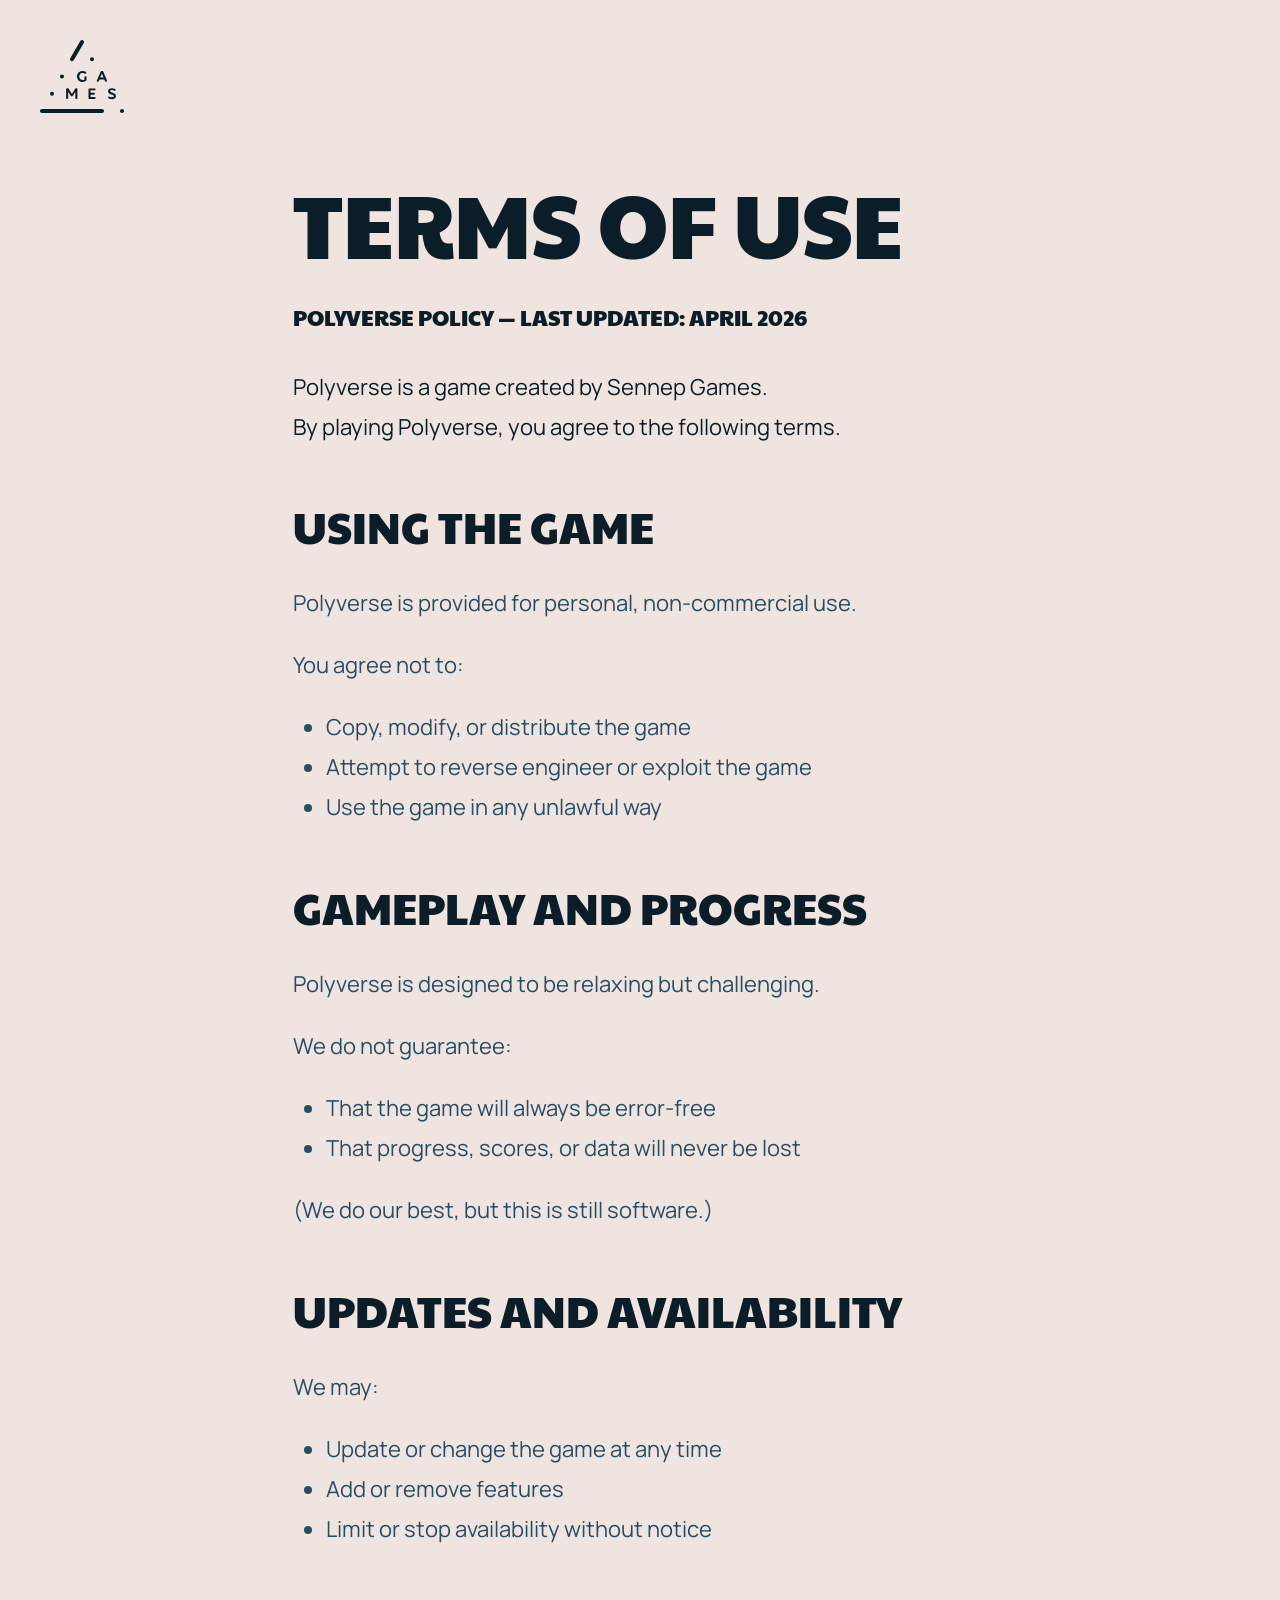
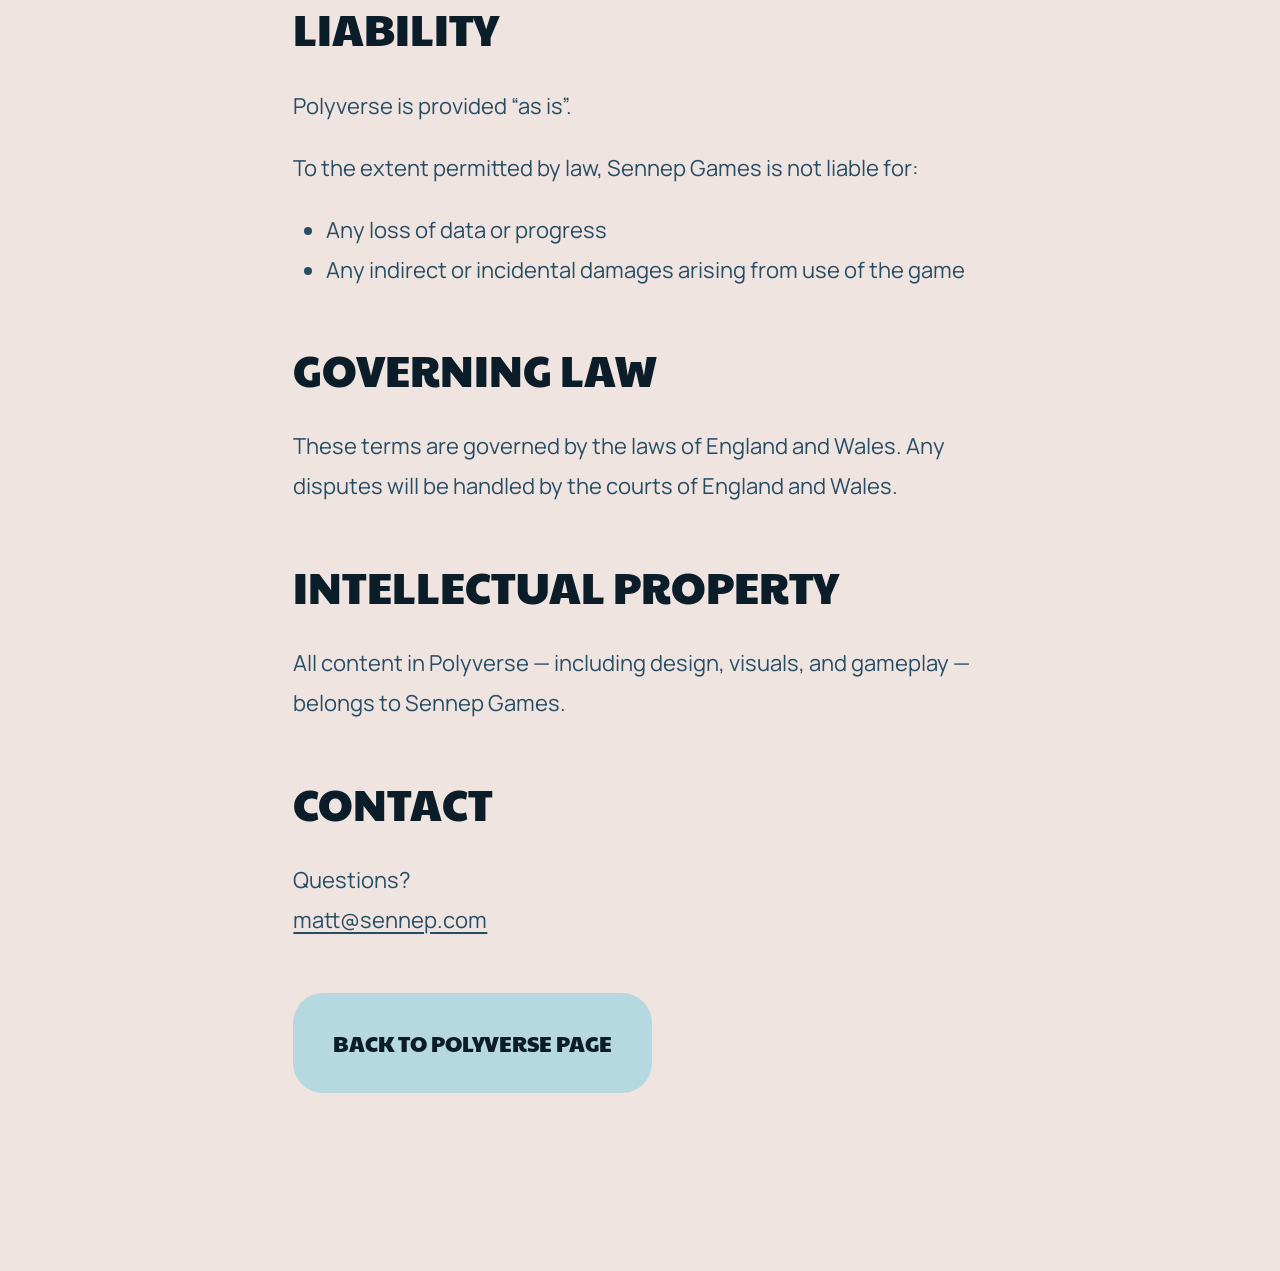
<file: polyverse/terms/index.html>
<!DOCTYPE html>
<html lang="en">
<head>
    <meta charset="UTF-8">
    <meta name="viewport" content="width=device-width, initial-scale=1.0">
    <title>Terms of Use — Polyverse — Sennep Games</title>
    <meta name="description" content="The Polyverse terms of use — what you agree to when you play.">
    <meta property="og:title" content="Terms of Use — Polyverse — Sennep Games">
    <meta property="og:description" content="The Polyverse terms of use — what you agree to when you play.">
    <meta property="og:image" content="https://sennepgames.com/assets/images/og/polyverse.jpg">
    <meta property="og:url" content="https://sennepgames.com/polyverse/terms">
    <meta property="og:type" content="website">
    <meta name="twitter:card" content="summary_large_image">
    <meta name="twitter:image" content="https://sennepgames.com/assets/images/og/polyverse.jpg">
    <link rel="stylesheet" href="../../assets/css/global.css">
    <link rel="stylesheet" href="../../assets/css/legal.css">
</head>
<body class="legal">

    <a class="legal__logo" href="../../index.html" aria-label="Sennep Games — home">
        <img src="../../assets/images/shared/logo-dark.svg" alt="Sennep Games" width="84" height="73">
    </a>

    <main class="legal__main">

        <header class="legal__header">
            <h1 class="legal__title">Terms of Use</h1>
            <p class="legal__meta">Polyverse policy &mdash; Last updated: April 2026</p>
            <div class="legal__intro">
                <p>Polyverse is a game created by Sennep Games.</p>
                <p>By playing Polyverse, you agree to the following terms.</p>
            </div>
        </header>

        <section class="legal__section">
            <h2 class="legal__section-heading">Using the game</h2>
            <div class="legal__section-body">
                <p>Polyverse is provided for personal, non-commercial use.</p>
                <p>You agree not to:</p>
                <ul>
                    <li>Copy, modify, or distribute the game</li>
                    <li>Attempt to reverse engineer or exploit the game</li>
                    <li>Use the game in any unlawful way</li>
                </ul>
            </div>
        </section>

        <section class="legal__section">
            <h2 class="legal__section-heading">Gameplay and progress</h2>
            <div class="legal__section-body">
                <p>Polyverse is designed to be relaxing but challenging.</p>
                <p>We do not guarantee:</p>
                <ul>
                    <li>That the game will always be error-free</li>
                    <li>That progress, scores, or data will never be lost</li>
                </ul>
                <p>(We do our best, but this is still software.)</p>
            </div>
        </section>

        <section class="legal__section">
            <h2 class="legal__section-heading">Updates and availability</h2>
            <div class="legal__section-body">
                <p>We may:</p>
                <ul>
                    <li>Update or change the game at any time</li>
                    <li>Add or remove features</li>
                    <li>Limit or stop availability without notice</li>
                </ul>
            </div>
        </section>

        <section class="legal__section">
            <h2 class="legal__section-heading">Liability</h2>
            <div class="legal__section-body">
                <p>Polyverse is provided &ldquo;as is&rdquo;.</p>
                <p>To the extent permitted by law, Sennep Games is not liable for:</p>
                <ul>
                    <li>Any loss of data or progress</li>
                    <li>Any indirect or incidental damages arising from use of the game</li>
                </ul>
            </div>
        </section>

        <section class="legal__section">
            <h2 class="legal__section-heading">Governing law</h2>
            <div class="legal__section-body">
                <p>These terms are governed by the laws of England and Wales. Any disputes will be handled by the courts of England and Wales.</p>
            </div>
        </section>

        <section class="legal__section">
            <h2 class="legal__section-heading">Intellectual property</h2>
            <div class="legal__section-body">
                <p>All content in Polyverse &mdash; including design, visuals, and gameplay &mdash; belongs to Sennep Games.</p>
            </div>
        </section>

        <section class="legal__section">
            <h2 class="legal__section-heading">Contact</h2>
            <div class="legal__section-body">
                <p>Questions?<br><a href="mailto:matt@sennep.com">matt@sennep.com</a></p>
            </div>
        </section>

        <a class="legal__button" href="../index.html">Back to Polyverse page</a>

    </main>

<!-- Cloudflare Web Analytics --><script defer src='https://static.cloudflareinsights.com/beacon.min.js' data-cf-beacon='{"token": "e3170e2c4fa24565a236b3cf2ba2d98e"}'></script><!-- End Cloudflare Web Analytics -->
</body>
</html>
</file>
<file: assets/css/global.css>
/* ============================================================
   Sennep Games — Global CSS
   Design tokens sourced from Figma: Sennep Games website
   ============================================================ */

@import url('https://fonts.googleapis.com/css2?family=Paytone+One&family=Manrope:wght@400;600&display=swap');

/* ============================================================
   Design tokens
   ============================================================ */
:root {

  /* --- Colours --- */
  --color-bg-hero:    #05090B;  /* hero section — deepest black */
  --color-bg:         #0B1D28;  /* main page background — dark navy */
  --color-heading:    #B6D9E1;  /* headings & primary text — pale blue */
  --color-body:       #EBEBEB;  /* body copy — off-white */
  --color-cream:      #F2EFE8;  /* light accent (badge text, etc.) */
  --color-blush:      #E5D1C8;  /* logo & decorative elements */
  --color-badge-dark: #1D3F53;  /* award badge fill / text */
  --color-badge-mid:  #2E566E;  /* award badge vector accent */
  --color-badge-bar:  #406982;  /* award ribbon bar */
  --color-white:      #FFFFFF;

  /* --- Typography --- */
  --font-heading: 'Paytone One', sans-serif;
  --font-body:    'Manrope', sans-serif;

  /* Font sizes */
  --text-hero:     150px;  /* "Polyverse" hero title */
  --text-h2:        50px;  /* section headings */
  --text-subtitle:  22px;  /* tagline under hero title */
  --text-body:      22px;  /* body copy */
  --text-badge:     18px;  /* award badge text */
  --text-label:      9px;  /* small labels e.g. SILVER */

  /* Line heights */
  --leading-hero:   1;                          /* hero title — tight, no scaling needed */
  --leading-h2:     clamp(35px, 4.17vw, 60px); /* section headings */
  --leading-body:   clamp(23px, 2.78vw, 40px); /* body copy & subtitle */

  /* --- Spacing --- */
  --space-section-y:  clamp(35px,  4.17vw, 60px);  /* section top/bottom padding */
  --space-margin-x:   clamp(70px,  8.33vw, 120px); /* outer horizontal margin */
  --space-col-gap:    clamp(35px,  4.17vw, 60px);  /* gap between image and text columns */
  --space-text-gap:   clamp(13px,  1.53vw, 22px);  /* gap between heading and body */

  /* --- Layout --- */
  --page-width:   1440px;                        /* design canvas width */
  --col-width:    clamp(330px, 39.58vw, 570px); /* content column width */

  /* --- Breakpoints (reference only — use literal values in @media queries) ---
     Mobile:   375px   @media (min-width: 375px)
     Tablet:   834px   @media (min-width: 834px)
     Desktop: 1440px   @media (min-width: 1440px)  ← built
     Wide:    2500px   @media (min-width: 2500px)
  --- */
}

/* ============================================================
   Base reset
   ============================================================ */
*, *::before, *::after {
  box-sizing: border-box;
  margin: 0;
  padding: 0;
}

html {
  font-size: 16px;
  scroll-behavior: smooth;
}

body {
  font-family: var(--font-body);
  font-size: var(--text-body);
  line-height: var(--leading-body);
  color: var(--color-body);
  background-color: var(--color-bg);
  -webkit-font-smoothing: antialiased;
  -moz-osx-font-smoothing: grayscale;
}

img {
  max-width: 100%;
  display: block;
}


/* ============================================================
   Footer — shared across all pages
   ============================================================ */
.footer {
  background-color: var(--color-bg);
  padding-top: 12.5vw;
  overflow: hidden;
  position: relative;
  z-index: 1;
}

.footer__inner {
  background-color: #274D65;
  position: relative;
  display: flex;
  flex-direction: column;
  align-items: center;
  padding: 120px 20px 120px;
}

/* Scalloped circle edge — 4 circles across the top */
.footer__inner::before {
  content: '';
  position: absolute;
  top: -12.5vw;
  left: 0;
  width: 100%;
  height: 25vw;
  background-image: radial-gradient(
    circle closest-side at center,
    #274D65 100%,
    transparent 100%
  );
  background-size: 25% 100%;
  background-repeat: repeat-x;
  background-position: left center;
}

.footer__content {
  display: flex;
  flex-direction: column;
  align-items: center;
  gap: 60px;
  max-width: 403px;
  position: relative;
  z-index: 1;
}

.footer__heading {
  font-family: var(--font-heading);
  font-size: 50px;
  font-weight: 400;
  line-height: 60px;
  color: #EFE4DF;
  text-transform: uppercase;
}

.footer__links {
  display: flex;
  flex-direction: column;
  align-items: center;
  gap: 0;
  font-family: var(--font-heading);
  font-size: 22px;
  font-weight: 400;
  line-height: 40px;
  color: #EFE4DF;
  text-transform: uppercase;
  text-align: center;
}

.footer__links a {
  color: #EFE4DF;
  text-decoration: underline;
  text-underline-offset: 4px;
  transition: color 200ms ease;
}

.footer__links a:hover {
  color: var(--color-heading);
}

.footer__links span {
  color: #EFE4DF;
}

.footer__social {
  display: flex;
  gap: 20px;
}

.footer__social a {
  display: block;
  width: 100px;
  height: 100px;
  line-height: 0;
}

.footer__social img {
  width: 100%;
  height: 100%;
}

.footer__social a:hover img {
  filter: brightness(0) saturate(100%) invert(83%) sepia(12%) saturate(570%) hue-rotate(155deg) brightness(96%) contrast(87%);
}


/* ============================================================
   App Links — shared App Store / store button row
   Used on Alphaputt, OLO Classic, OLO Loco
   ============================================================ */
.app-links {
  background-color: var(--color-bg);
  padding: 40px 0;
  display: flex;
  justify-content: center;
}

.app-links__buttons {
  display: flex;
  gap: 20px;
}

.app-links__buttons a {
  display: block;
  width: 100px;
  height: 100px;
  line-height: 0;
  position: relative;
}

.app-links__buttons img {
  width: 100%;
  height: 100%;
}

/* Hover state — preloaded via hidden img, shown on hover */
.app-links__buttons a .app-link-hover {
  position: absolute;
  inset: 0;
  opacity: 0;
}

.app-links__buttons a:hover .app-link-hover {
  opacity: 1;
}

.app-links__buttons a:hover .app-link-default {
  opacity: 0;
}


/* ============================================================
   Footer — Mobile (max-width: 833px)
   ============================================================ */
@media (max-width: 833px) {

  .footer__inner {
    padding: 80px 26px;
  }

  .footer__content {
    gap: 40px;
  }

  .footer__heading {
    font-size: 28px;
    line-height: 34px;
  }

  .footer__links {
    font-size: 18px;
  }

  .footer__social {
    gap: 10px;
  }

  .footer__social a {
    width: 50px;
    height: 50px;
  }

}


/* ============================================================
   App Links — Mobile (max-width: 833px)
   ============================================================ */
@media (max-width: 833px) {

  .app-links {
    padding: 20px 0;
  }

  .app-links__buttons {
    gap: 10px;
  }

  .app-links__buttons a {
    width: 50px;
    height: 50px;
  }

}
</file>
<file: assets/css/homepage.css>
/* ============================================================
   Sennep Games — Homepage styles
   Desktop-first, designed at 1440px
   ============================================================ */


/* ============================================================
   Sennep Games logo — sits above the page, top left
   ============================================================ */
.site-logo {
    position: absolute;
    top: 40px;
    left: 40px;
    z-index: 10;
    display: block;
    line-height: 0;
}

@media (min-width: 1440px) {
    .site-logo {
        position: fixed;
        z-index: 100;
    }
}

.site-logo img {
    width: 84px;
    height: 73px;
}


/* ============================================================
   Page wrapper
   ============================================================ */
.page {
    max-width: var(--page-width);
    margin: 0 auto;
    padding-bottom: 120px;
    position: relative;
    background-color: var(--color-bg);
}


/* ============================================================
   Hero
   ============================================================ */
.hero {
    background-color: var(--color-bg);
    padding: 200px 0 60px;
    display: flex;
    flex-direction: column;
    align-items: center;
    gap: 80px;
}

/* SVG headline — displayed at the height Figma specifies (322px),
   width scales proportionally from the SVG's natural aspect ratio */
.hero__headline img {
    height: 322px;
    width: auto;
}

.hero__tagline {
    font-family: var(--font-heading);
    font-size: 22px;
    font-weight: 400;
    line-height: 40px;
    color: var(--color-blush);
    text-align: center;
    text-transform: uppercase;
    width: 454px;
}


/* ============================================================
   Game cards
   ============================================================ */
.game-card {
    background-color: var(--color-bg);
    padding: 60px 0;
}

/* The anchor wraps the entire card so the whole thing is clickable */
.game-card__link {
    display: flex;
    justify-content: center;
    text-decoration: none;
}

/* The visible card — 1100×620, rounded corners, clips both the
   image (when it slides left) and the panel (when off-screen) */
.game-card__inner {
    position: relative;
    width: 1100px;
    height: 620px;
    border-radius: 30px;
    overflow: hidden;
}


/* ============================================================
   Game card — image
   Made 120px wider than the card so there is no gap exposed
   when the image slides left on hover. The extra 120px hangs
   off the right edge (hidden by overflow: hidden) and comes
   into view as the image shifts.
   ============================================================ */
.game-card__image {
    position: absolute;
    inset: 0;
    width: calc(100% + 120px);
    height: 100%;
    transform: translateX(0);
    transition: transform 800ms cubic-bezier(0.34, 1.56, 0.64, 1);
    transition-delay: 0ms;
}

.game-card__image img {
    width: 100%;
    height: 100%;
    object-fit: cover;
    display: block;
}


/* ============================================================
   Game card — hover panel
   Starts 480px off the right edge, slides left on hover.
   ============================================================ */
.game-card__panel {
    position: absolute;
    top: 0;
    right: 0;
    /* 600px body + 52px for the half of the circles that protrudes left */
    width: 652px;
    height: 100%;
    transform: translateX(100%);
    transition: transform 800ms cubic-bezier(0.34, 1.56, 0.64, 1);
    transition-delay: 0ms;
}

/* Panel body — 600px solid colour, anchored to the right of the panel.
   The circles overlap its left edge by ~52px (half a circle width). */
.game-card__panel-body {
    position: absolute;
    right: -20px;
    top: 0;
    bottom: 0;
    width: 620px;
    background-color: var(--panel-color);
    display: flex;
    flex-direction: column;
    justify-content: flex-start;
    padding: 70px 50px 50px 64px;
}

/* Circle edge — sits on top of the body's left edge via z-index.
   Each circle is 103px, tiled vertically to fill the card height. */
.game-card__panel-edge {
    position: absolute;
    left: 0;
    top: 0;
    bottom: 0;
    width: 103px;
    z-index: 1;
    background-image: radial-gradient(
        circle 51.5px at center,
        var(--panel-color) 51.5px,
        transparent 51.5px
    );
    background-size: 103px calc(100% / 6);
    background-repeat: repeat-y;
    background-position: center top;
}

.game-card__text {
    display: flex;
    flex-direction: column;
    gap: 16px;
}

.game-card__title {
    font-family: var(--font-heading);
    font-size: 50px;
    font-weight: 400;
    line-height: 60px;
    color: var(--color-bg);
    text-transform: uppercase;
}

.game-card__desc {
    font-family: var(--font-body);
    font-size: 25px;
    font-weight: 400;
    line-height: 40px;
    color: var(--color-bg);
    width: 400px;
}

.game-card__arrow {
    position: absolute;
    bottom: 50px;
    right: 100px;
    width: 100px;
    height: 100px;
    border-radius: 50%;
    border: 2px solid var(--color-bg);
    display: flex;
    align-items: center;
    justify-content: center;
    font-family: var(--font-heading);
    font-size: 36px;
    line-height: 1;
    color: var(--color-bg);
    z-index: 2;
}


/* ============================================================
   Tablet — all devices 834px–1439px
   Fluid scaling from Figma 834px values up to 1440px desktop.
   Applies to both hover-capable and touch devices.
   ============================================================ */
@media (min-width: 834px) and (max-width: 1439px) {

    .game-card {
        padding: clamp(35px, 4.17vw, 60px) 0;
    }

    .game-card__inner {
        width: clamp(637px, 76.4vw, 1100px);
        height: clamp(359px, 43.06vw, 620px);
        border-radius: clamp(17px, 2.08vw, 30px);
    }

    .game-card__panel {
        width: clamp(377px, 45.28vw, 652px);
    }

    .game-card__panel-edge {
        width: clamp(59px, 7.15vw, 103px);
        background-image: radial-gradient(
            circle clamp(29.5px, 3.58vw, 51.5px) at center,
            var(--panel-color) clamp(29.5px, 3.58vw, 51.5px),
            transparent clamp(29.5px, 3.58vw, 51.5px)
        );
        background-size: clamp(59px, 7.15vw, 103px) calc(100% / 6);
    }

    .game-card__panel-body {
        right: -20px;
        width: clamp(368px, calc(41.7vw + 20px), 620px);
        padding: clamp(40px, 4.86vw, 70px)
                 clamp(29px, 3.47vw, 50px)
                 clamp(29px, 3.47vw, 50px)
                 clamp(37px, 4.44vw, 64px);
    }

    .game-card__title {
        font-size: clamp(29px, 3.47vw, 50px);
        line-height: clamp(35px, 4.17vw, 60px);
    }

    .game-card__desc {
        font-size: clamp(14.5px, 1.74vw, 25px);
        line-height: clamp(23px, 2.78vw, 40px);
        width: clamp(231px, 27.78vw, 400px);
    }

    .game-card__arrow {
        width: clamp(57px, 6.94vw, 100px);
        height: clamp(57px, 6.94vw, 100px);
        font-size: clamp(21px, 2.5vw, 36px);
        border-width: clamp(1px, 0.14vw, 2px);
        bottom: clamp(30px, 3.47vw, 50px);
        right: clamp(63px, 6.94vw, 100px);
    }

}


/* ============================================================
   Touch — panel permanently revealed, 834px and up
   Matches the hover end-state exactly: image -120px, panel
   +50px. No max-width so large touch screens (iPad Pro etc.)
   get the same treatment. Card sizing for 834–1024px is
   inherited from the general tablet block above.
   ============================================================ */
@media (hover: none) and (min-width: 834px) {

    .game-card__image {
        transform: translateX(-120px);
        transition: none;
    }

    .game-card__panel {
        transform: translateX(50px);
        transition: none;
    }

}


/* ============================================================
   Mobile — max-width: 833px
   Based on Figma: home_375
   ============================================================ */
@media (max-width: 833px) {

    /* Logo — smaller, tighter to corner */
    .site-logo {
        top: 20px;
        left: 20px;
    }
    .site-logo img {
        width: 48px;
        height: 42px;
    }

    /* Hero — tighter padding, smaller type */
    .hero {
        padding: 100px 26px 40px;
        gap: 40px;
    }
    .hero__headline img {
        height: auto;
        width: 276px;
        max-width: 100%;
    }
    .hero__tagline {
        font-size: 14px;
        line-height: 22px;
        width: 263px;
    }

    /* Card section — 26px side margins, 30px top gap, 20px bottom for shadow room */
    .game-card {
        padding: 30px 26px 20px;
    }

    /* Card link — stack vertically */
    .game-card__link {
        flex-direction: column;
        justify-content: flex-start;
    }

    /* Card inner — flex column, rounded corners clip image + panel as one unit */
    .game-card__inner {
        width: 100%;
        height: auto;
        border-radius: 30px;
        overflow: hidden;
        display: flex;
        flex-direction: column;
        box-shadow: 0 10px 40px rgba(0, 0, 0, 0.3);
    }

    /* Image — square, full width, no slide animation */
    .game-card__image {
        position: relative;
        inset: auto;
        width: 100%;
        height: auto;
        aspect-ratio: 1;
        transform: none;
        transition: none;
        overflow: visible;
    }
    .game-card__image picture,
    .game-card__image img {
        width: 100%;
        height: 100%;
        object-fit: cover;
    }

    /* Horizontal circle scallop at bottom of image.
       Circles are 53px diameter, centered on the image/panel boundary.
       bottom: -26px places the centre-line exactly on the image's bottom edge. */
    .game-card__image::after {
        content: '';
        position: absolute;
        bottom: calc(-100% / 12);
        left: 0;
        width: 100%;
        height: calc(100% / 6);
        background-image: radial-gradient(
            circle closest-side at center,
            var(--panel-color) 100%,
            transparent 100%
        );
        background-size: calc(100% / 6) 100%;
        background-repeat: repeat-x;
        background-position: left center;
        z-index: 1;
    }

    /* Panel — always visible, full width, below image, no slide animation */
    .game-card__panel {
        position: relative;
        top: auto;
        right: auto;
        width: 100%;
        height: auto;
        transform: none;
        transition: none;
        background-color: var(--panel-color);
        display: flex;
        flex-direction: column;
    }

    /* Hide the vertical desktop circle strip */
    .game-card__panel-edge {
        display: none;
    }

    /* Panel body — full width, reset absolute positioning, above circles */
    .game-card__panel-body {
        position: relative;
        right: auto;
        top: auto;
        bottom: auto;
        width: 100%;
        padding: 30px 26px 0 30px;
        justify-content: flex-start;
        z-index: 2;
    }

    .game-card__title {
        font-size: 28px;
        line-height: 34px;
    }

    .game-card__desc {
        font-size: 16px;
        line-height: 23px;
        width: auto;
    }

    /* Arrow — small inline circle, sits below the description */
    .game-card__arrow {
        position: relative;
        bottom: auto;
        right: auto;
        width: 36px;
        height: 36px;
        font-size: 18px;
        border-width: 1px;
        margin: 14px 0 30px 30px;
    }

}


/* ============================================================
   Hover states — desktop only
   Image slides left, panel slides in from the right.
   300ms delay on enter, instant on leave.
   ============================================================ */
@media (hover: hover) and (min-width: 834px) {

    .game-card__link:hover .game-card__image {
        transform: translateX(-120px);
        transition-delay: 300ms;
    }

    .game-card__link:hover .game-card__panel {
        transform: translateX(50px);
        transition-delay: 300ms;
    }

}


/* ============================================================
   Scroll-triggered entrance animations
   ============================================================ */
.animate-in {
    opacity: 0;
    transform: translateY(40px);
    transition: opacity 600ms ease, transform 600ms ease;
}

.animate-in.is-visible {
    opacity: 1;
    transform: translateY(0);
}

@media (prefers-reduced-motion: reduce) {
    .animate-in {
        opacity: 1;
        transform: none;
        transition: none;
    }
}
</file>
<file: assets/css/alphaputt.css>
/* ============================================================
   Alphaputt page styles
   Desktop-first, designed at 1440px
   ============================================================ */


/* ============================================================
   Page wrapper — centres content at 1440px
   ============================================================ */
.page {
    max-width: var(--page-width);
    margin: 0 auto;
}


/* ============================================================
   Shared section type styles
   ============================================================ */
.section-heading {
    font-family: var(--font-heading);
    font-size: clamp(29px, 3.47vw, 50px);
    font-weight: 400;
    line-height: var(--leading-h2);
    color: var(--color-heading);
    text-transform: uppercase;
}

.section-body {
    font-family: var(--font-body);
    font-size: clamp(13px, 1.53vw, 22px);
    font-weight: 400;
    line-height: var(--leading-body);
    color: var(--color-body);
}


/* ============================================================
   Hero Unit
   ============================================================ */
.hero {
    position: sticky;
    top: 0;
    z-index: 0;
    width: 100%;
    height: clamp(470px, 56.32vw, 811px);
    background-color: var(--color-bg-hero);
    background-image: url('../images/alphaputt/Alphaputt_hero.jpg');
    background-size: cover;
    background-position: center;
    overflow: hidden;
}

/* All content after hero scrolls above it */
.page > :not(.hero) {
    position: relative;
    z-index: 1;
}

/* Sennep Games logo — top left, fixed on desktop */
.hero__logo {
    position: fixed;
    top: clamp(20px, 2.78vw, 40px);
    left: clamp(20px, 2.78vw, 40px);
    z-index: 100;
    line-height: 0;
}

/* Below 1440px: dark base + mini mask, hide light */
.hero__logo--light {
    display: none;
}

.hero__logo--mini {
    clip-path: inset(100% 0 0 0);
}

/* 1440px+: dark base + light mask, hide mini */
@media (min-width: 1440px) {
    .hero__logo--light {
        display: block;
        clip-path: inset(100% 0 0 0);
    }

    .hero__logo--mini {
        display: none;
    }
}

.hero__logo img {
    width: clamp(48px, 5.83vw, 84px);
    height: clamp(42px, 5.07vw, 73px);
}

/* Award badges — desktop: inside hero, stays fixed; mobile: outside hero, scrolls */
.hero__achievements--desktop {
    position: absolute;
    bottom: clamp(24px, 2.78vw, 40px);
    right: clamp(24px, 2.78vw, 40px);
    display: flex;
    gap: clamp(12px, 1.39vw, 20px);
    align-items: flex-end;
}

.hero__achievements--mobile {
    display: none;
}

.achievement img {
    width: clamp(119px, 14.38vw, 207px);
    height: clamp(115px, 13.89vw, 200px);
    object-fit: contain;
}


/* ============================================================
   Main Title section
   ============================================================ */
.title-section {
    background-color: var(--color-bg);
    padding: clamp(70px, 8.33vw, 120px) clamp(6px, 0.69vw, 10px) 0;
}

.title-section__inner {
    display: flex;
    flex-direction: column;
    align-items: center;
    gap: clamp(26px, 3.13vw, 45px);
}

.title-section__heading {
    font-family: var(--font-heading);
    font-size: clamp(87px, 10.42vw, 150px);
    font-weight: 400;
    line-height: var(--leading-hero);
    color: var(--color-heading);
    text-transform: uppercase;
    text-align: center;
}

.title-section__tagline {
    font-family: var(--font-heading);
    font-size: clamp(13px, 1.53vw, 22px);
    font-weight: 400;
    line-height: var(--leading-body);
    color: var(--color-heading);
    max-width: clamp(463px, 57.08vw, 822px);
    text-align: center;
    text-transform: uppercase;
    position: relative;
    z-index: 2;
}


/* ============================================================
   Video section — poster image with play button overlay
   ============================================================ */
.video-section {
    background-color: var(--color-bg);
    padding: var(--space-section-y) 0;
    display: flex;
    justify-content: center;
}

.video-section__player {
    position: relative;
    width: clamp(637px, 76.4vw, 1100px);
    aspect-ratio: 1100 / 620;
    border-radius: clamp(17px, 2.08vw, 30px);
    overflow: hidden;
}

/* Video player — shared by video section and escape scene */
.video-player__video {
    position: absolute;
    inset: 0;
    width: 100%;
    height: 100%;
    object-fit: cover;
    display: none;
}

.video-player__poster {
    position: relative;
    width: 100%;
    height: 100%;
    object-fit: cover;
    z-index: 1;
}

/* When playing, show video and hide poster + button */
.video-player.is-playing .video-player__video {
    display: block;
}

.video-player.is-playing .video-player__poster,
.video-player.is-playing .play-button {
    display: none;
}

/* Play button — shared by video section and escape scene */
.play-button {
    position: absolute;
    top: 50%;
    left: 50%;
    transform: translate(-50%, -50%);
    border: none;
    background: none;
    padding: 0;
    cursor: pointer;
    z-index: 2;
}

.play-button svg {
    width: clamp(60px, 7.5vw, 108px);
    height: clamp(60px, 7.5vw, 108px);
}


/* ============================================================
   Quote section
   ============================================================ */
.quote {
    background-color: var(--color-bg);
    padding: clamp(70px, 8.33vw, 120px) clamp(26px, 1.81vw, 26px);
    display: flex;
    flex-direction: column;
    align-items: center;
    gap: clamp(10px, 2.08vw, 30px);
}

.quote__text {
    font-family: var(--font-heading);
    font-size: clamp(28px, 3.47vw, 50px);
    font-weight: 400;
    line-height: clamp(34px, 4.17vw, 60px);
    color: var(--color-blush);
    max-width: 800px;
    text-align: center;
}

.quote__cite {
    font-family: var(--font-heading);
    font-size: clamp(14px, 1.53vw, 22px);
    font-weight: 400;
    line-height: var(--leading-body);
    color: var(--color-blush);
    font-style: normal;
    text-transform: uppercase;
}


/* ============================================================
   Intro / Feature sections
   ============================================================ */
.intro {
    background-color: var(--color-bg);
    padding: var(--space-section-y) var(--space-margin-x);
    display: flex;
    align-items: center;
    gap: var(--space-col-gap);
}

.intro__image {
    flex: 0 0 var(--col-width);
    width: var(--col-width);
    height: var(--col-width);
}

.intro__image img {
    width: 100%;
    height: 100%;
    object-fit: cover;
    border-radius: 30px;
}

.intro__text {
    flex: 0 0 var(--col-width);
    width: var(--col-width);
    display: flex;
    flex-direction: column;
    gap: var(--space-text-gap);
}


/* ============================================================
   A-Z Image section
   ============================================================ */
.az-image {
    background-color: var(--color-bg);
    padding: var(--space-section-y) 0;
}

.az-image__desktop {
    width: 100%;
    height: auto;
    display: block;
}

.az-image__mobile {
    display: none;
}


/* ============================================================
   Escape Scene
   ============================================================ */
.escape {
    background-color: var(--color-bg);
    padding: var(--space-section-y) 0;
    display: flex;
    flex-direction: column;
    align-items: center;
    gap: var(--space-col-gap);
}

.escape__heading {
    text-align: center;
}

.escape__player {
    position: relative;
    width: clamp(687px, 81.94vw, 1180px);
    aspect-ratio: 1180 / 885;
    border-radius: 30px;
    overflow: hidden;
}

.escape__player img {
    width: 100%;
    height: 100%;
    object-fit: cover;
}


/* ============================================================
   Also from Sennep Games
   ============================================================ */
.other-games {
    background-color: var(--color-bg);
    padding: var(--space-section-y) 0 clamp(139px, 16.67vw, 240px);
    display: flex;
    flex-direction: column;
    align-items: center;
    gap: var(--space-col-gap);
}

.other-games__heading {
    text-align: center;
}

.other-games__grid {
    display: flex;
    gap: clamp(17px, 2.08vw, 30px);
    justify-content: center;
    padding: 0 var(--space-margin-x);
}

.game-card-mini {
    flex: 0 0 clamp(187px, 22.43vw, 323px);
    width: clamp(187px, 22.43vw, 323px);
    background-color: var(--card-color);
    border-radius: 30px;
    overflow: hidden;
    text-decoration: none;
    display: flex;
    flex-direction: column;
}

.game-card-mini__image {
    position: relative;
    width: 100%;
    aspect-ratio: 1;
    overflow: hidden;
}

.game-card-mini__image img {
    width: 100%;
    height: 100%;
    object-fit: cover;
}

.game-card-mini__image::after {
    content: '';
    position: absolute;
    bottom: -27px;
    left: 0;
    width: 100%;
    height: 54px;
    background-image: radial-gradient(
        circle 27px at center,
        var(--card-color) 27px,
        transparent 27px
    );
    background-size: calc(100% / 6) 54px;
    background-repeat: repeat-x;
    background-position: left center;
    z-index: 1;
}

.game-card-mini__info {
    display: flex;
    align-items: center;
    justify-content: space-between;
    padding: clamp(17px, 2.08vw, 30px) clamp(12px, 1.39vw, 20px) clamp(35px, 4.17vw, 60px);
}

.game-card-mini__title {
    font-family: var(--font-heading);
    font-size: clamp(16px, 1.94vw, 28px);
    font-weight: 400;
    line-height: clamp(20px, 2.36vw, 34px);
    color: var(--color-bg);
    text-transform: uppercase;
}

.game-card-mini__arrow {
    width: clamp(18px, 2.22vw, 32px);
    height: clamp(18px, 2.22vw, 32px);
    border-radius: 50%;
    border: 1.5px solid var(--color-bg);
    display: flex;
    align-items: center;
    justify-content: center;
    font-family: var(--font-heading);
    font-size: clamp(9px, 1.11vw, 16px);
    line-height: 1;
    color: var(--color-bg);
}


/* ============================================================
   Wide — min-width: 1441px
   ============================================================ */
@media (min-width: 1441px) {

    .page {
        max-width: none;
    }

    .page > :not(.hero) {
        padding-left: calc((100vw - 1440px) / 2);
        padding-right: calc((100vw - 1440px) / 2);
    }

    .hero {
        width: 100%;
        height: 811px;
        background-image: url('../images/alphaputt/ap_hero_wide.jpg');
        background-size: auto 811px;
        background-position: center center;
    }

}

@media (min-width: 2500px) {

    .hero {
        background-size: cover;
    }

}


/* ============================================================
   Mobile — max-width: 833px
   ============================================================ */
@media (max-width: 833px) {

    /* --- Hero ---
       Square hero image, achievements bar below */
    .hero {
        height: auto;
        background-image: url('../images/alphaputt/alphaputt_hero_image_landscape.jpg');
        background-size: 100% auto;
        background-repeat: no-repeat;
        background-position: center top;
        display: flex;
        flex-direction: column;
        overflow: visible;
    }

    .hero::before {
        content: '';
        display: block;
        padding-top: 76.45%;
        flex-shrink: 0;
    }

    .hero__logo {
        position: absolute;
        top: 20px;
        left: 20px;
        z-index: 10;
    }

    .hero__logo--light {
        display: none;
    }

    .hero__logo img {
        width: 48px;
        height: 42px;
    }

    .hero__achievements--desktop {
        display: none;
    }

    .hero__achievements--mobile {
        display: flex;
        position: relative;
        z-index: 1;
        justify-content: center;
        align-items: center;
        gap: 14px;
        padding: 30px 26px;
        background-color: var(--color-bg);
    }

    .achievement img {
        width: 154px;
        height: 148px;
    }


    /* --- Title section --- */
    .title-section {
        padding: 30px 26px 0;
    }

    .title-section__inner {
        gap: 30px;
    }

    .title-section__heading {
        font-size: 52px;
    }

    .title-section__tagline {
        font-size: 14px;
        line-height: 24px;
    }


    /* --- Video section --- */
    .video-section {
        padding: 16px 26px;
    }

    .video-section__player {
        width: 100%;
        border-radius: 20px;
    }

    .play-button svg {
        width: 60px;
        height: 60px;
    }


    /* --- Quote --- */
    .quote {
        padding: 30px 26px;
        gap: 10px;
    }

    .quote__text {
        font-size: 28px;
        line-height: 34px;
    }

    .quote__cite {
        font-size: 14px;
        line-height: 24px;
    }


    /* --- Intro / Feature sections ---
       Single column: image on top, text below */
    .intro {
        flex-direction: column;
        padding: 30px 26px;
        gap: 30px;
    }

    .intro--reverse .intro__image {
        order: -1;
    }

    .intro__image {
        flex: none;
        width: 100%;
        height: auto;
        aspect-ratio: 1;
    }

    .intro__image img {
        border-radius: 20px;
    }

    .intro__text {
        flex: none;
        width: 100%;
        gap: 14px;
    }

    .section-heading {
        font-size: 28px;
        line-height: 34px;
    }

    .section-body {
        font-size: 16px;
        line-height: 23px;
    }


    /* --- A-Z image ---
       Two stacked square images in a rounded container */
    .az-image {
        padding: 30px 26px;
    }

    .az-image__desktop {
        display: none;
    }

    .az-image__mobile {
        display: flex;
        flex-direction: column;
        border-radius: 20px;
        overflow: hidden;
    }

    .az-image__mobile img {
        width: 100%;
        aspect-ratio: 1;
        object-fit: cover;
    }


    /* --- Escape scene --- */
    .escape {
        padding: 30px 26px;
        gap: 30px;
    }

    .escape__heading {
        font-size: 22px;
        line-height: 28px;
    }

    .escape__player {
        width: 100%;
        border-radius: 20px;
    }


    /* --- Also from Sennep Games --- */
    .other-games {
        padding: 60px 0;
        gap: 30px;
    }

    .other-games__heading {
        font-size: 22px;
        line-height: 28px;
    }

    .other-games__grid {
        flex-direction: column;
        align-items: center;
        padding: 0 26px;
        gap: 30px;
    }

    .game-card-mini {
        flex: none;
        width: 323px;
        max-width: 100%;
    }

    .game-card-mini__title {
        font-size: 28px;
        line-height: 34px;
    }

    .game-card-mini__arrow {
        width: 32px;
        height: 32px;
        font-size: 16px;
    }

    .game-card-mini__info {
        padding: 30px 20px 60px;
    }

}


/* ============================================================
   Scroll-triggered entrance animations
   ============================================================ */
.animate-in {
    opacity: 0;
    transform: translateY(40px);
    transition: opacity 600ms ease, transform 600ms ease;
}

.animate-in.is-visible {
    opacity: 1;
    transform: translateY(0);
}

.stagger-1 { transition-delay: 100ms; }
.stagger-2 { transition-delay: 200ms; }
.stagger-3 { transition-delay: 300ms; }
.stagger-4 { transition-delay: 400ms; }
.stagger-5 { transition-delay: 500ms; }

@media (prefers-reduced-motion: reduce) {
    .animate-in {
        opacity: 1;
        transform: none;
        transition: none;
    }
}
</file>
<file: assets/css/olo-classic.css>
/* ============================================================
   OLO Classic page styles
   Desktop-first, designed at 1440px
   ============================================================ */


/* ============================================================
   Page wrapper — centres content at 1440px
   ============================================================ */
.page {
    max-width: var(--page-width);
    margin: 0 auto;
}


/* ============================================================
   Shared section type styles
   ============================================================ */
.section-heading {
    font-family: var(--font-heading);
    font-size: clamp(29px, 3.47vw, 50px);
    font-weight: 400;
    line-height: var(--leading-h2);
    color: var(--color-heading);
    text-transform: uppercase;
}

.section-body {
    font-family: var(--font-body);
    font-size: clamp(13px, 1.53vw, 22px);
    font-weight: 400;
    line-height: var(--leading-body);
    color: var(--color-body);
}


/* ============================================================
   Hero Unit
   ============================================================ */
.hero {
    position: sticky;
    top: 0;
    z-index: 0;
    width: 100%;
    height: clamp(470px, 56.32vw, 811px);
    background-color: var(--color-bg-hero);
    background-image: url('../images/olo/olo_hero.jpg');
    background-size: cover;
    background-position: center;
    overflow: hidden;
}

/* All content after hero scrolls above it */
.page > :not(.hero) {
    position: relative;
    z-index: 1;
}

.hero__logo {
    position: fixed;
    top: clamp(20px, 2.78vw, 40px);
    left: clamp(20px, 2.78vw, 40px);
    z-index: 100;
    line-height: 0;
}

.hero__logo--light {
    display: none;
}

.hero__logo--mini {
    clip-path: inset(100% 0 0 0);
}

@media (min-width: 1440px) {
    .hero__logo--light {
        display: block;
        clip-path: inset(100% 0 0 0);
    }

    .hero__logo--mini {
        display: none;
    }
}

.hero__logo img {
    width: clamp(48px, 5.83vw, 84px);
    height: clamp(42px, 5.07vw, 73px);
}

.hero__achievements--desktop {
    position: absolute;
    bottom: clamp(24px, 2.78vw, 40px);
    right: clamp(24px, 2.78vw, 40px);
    display: flex;
    gap: clamp(12px, 1.39vw, 20px);
    align-items: flex-end;
}

.hero__achievements--mobile {
    display: none;
}

.achievement img {
    width: clamp(119px, 14.38vw, 207px);
    height: clamp(115px, 13.89vw, 200px);
    object-fit: contain;
}


/* ============================================================
   Main Title section
   ============================================================ */
.title-section {
    background-color: var(--color-bg);
    padding: clamp(70px, 8.33vw, 120px) clamp(6px, 0.69vw, 10px) 0;
}

.title-section__inner {
    display: flex;
    flex-direction: column;
    align-items: center;
    gap: clamp(26px, 3.13vw, 45px);
}

.title-section__heading {
    font-family: var(--font-heading);
    font-size: clamp(87px, 10.42vw, 150px);
    font-weight: 400;
    line-height: var(--leading-hero);
    color: var(--color-heading);
    text-transform: uppercase;
    text-align: center;
}

.title-section__tagline {
    font-family: var(--font-heading);
    font-size: clamp(13px, 1.53vw, 22px);
    font-weight: 400;
    line-height: var(--leading-body);
    color: var(--color-heading);
    max-width: clamp(463px, 57.08vw, 822px);
    text-align: center;
    text-transform: uppercase;
}


/* ============================================================
   Video section — poster image with play button overlay
   ============================================================ */
.video-section {
    background-color: var(--color-bg);
    padding: var(--space-section-y) 0;
    display: flex;
    justify-content: center;
}

.video-section__player {
    position: relative;
    width: clamp(637px, 76.4vw, 1100px);
    aspect-ratio: 1100 / 620;
    border-radius: clamp(17px, 2.08vw, 30px);
    overflow: hidden;
}

.video-section__player img,
.video-section__player video {
    width: 100%;
    height: 100%;
    object-fit: cover;
}

/* Video player — shared by all video sections */
.video-player__video {
    position: absolute;
    inset: 0;
    width: 100%;
    height: 100%;
    object-fit: cover;
    display: none;
}

.video-player__poster {
    position: relative;
    width: 100%;
    height: 100%;
    object-fit: cover;
    z-index: 1;
}

.video-player.is-playing .video-player__video {
    display: block;
}

.video-player.is-playing .video-player__poster,
.video-player.is-playing .play-button {
    display: none;
}

/* Play button */
.play-button {
    position: absolute;
    top: 50%;
    left: 50%;
    transform: translate(-50%, -50%);
    border: none;
    background: none;
    padding: 0;
    cursor: pointer;
    z-index: 2;
}

.play-button svg {
    width: clamp(60px, 7.5vw, 108px);
    height: clamp(60px, 7.5vw, 108px);
}


/* ============================================================
   Quote section
   ============================================================ */
.quote {
    background-color: var(--color-bg);
    padding: clamp(70px, 8.33vw, 120px) clamp(26px, 1.81vw, 26px);
    display: flex;
    flex-direction: column;
    align-items: center;
    gap: clamp(10px, 2.08vw, 30px);
}

.quote__text {
    font-family: var(--font-heading);
    font-size: clamp(28px, 3.47vw, 50px);
    font-weight: 400;
    line-height: clamp(34px, 4.17vw, 60px);
    color: var(--color-blush);
    max-width: 800px;
    text-align: center;
}

.quote__cite {
    font-family: var(--font-heading);
    font-size: clamp(14px, 1.53vw, 22px);
    font-weight: 400;
    line-height: var(--leading-body);
    color: var(--color-blush);
    font-style: normal;
    text-transform: uppercase;
}


/* ============================================================
   Intro / Feature sections
   ============================================================ */
.intro {
    background-color: var(--color-bg);
    padding: var(--space-section-y) var(--space-margin-x);
    display: flex;
    align-items: center;
    gap: var(--space-col-gap);
}

.intro__image {
    flex: 0 0 var(--col-width);
    width: var(--col-width);
    height: var(--col-width);
}

.intro__image img {
    width: 100%;
    height: 100%;
    object-fit: cover;
    border-radius: 30px;
}

.intro__text {
    flex: 0 0 var(--col-width);
    width: var(--col-width);
    display: flex;
    flex-direction: column;
    gap: var(--space-text-gap);
}


/* ============================================================
   Safari Theme
   ============================================================ */
.safari {
    background-color: var(--color-bg);
    padding: var(--space-section-y) 0;
    display: flex;
    flex-direction: column;
    align-items: center;
    gap: var(--space-col-gap);
}

.safari__heading {
    text-align: center;
}

.safari__player {
    position: relative;
    width: clamp(687px, 81.94vw, 1180px);
    aspect-ratio: 1180 / 885;
    border-radius: 30px;
    overflow: hidden;
}

.safari__player video {
    width: 100%;
    height: 100%;
    object-fit: cover;
}


/* ============================================================
   Also from Sennep Games
   ============================================================ */
.other-games {
    background-color: var(--color-bg);
    padding: var(--space-section-y) 0 clamp(139px, 16.67vw, 240px);
    display: flex;
    flex-direction: column;
    align-items: center;
    gap: var(--space-col-gap);
}

.other-games__heading {
    text-align: center;
}

.other-games__grid {
    display: flex;
    gap: clamp(17px, 2.08vw, 30px);
    justify-content: center;
    padding: 0 var(--space-margin-x);
}

/* Mini game card */
.game-card-mini {
    flex: 0 0 clamp(187px, 22.43vw, 323px);
    width: clamp(187px, 22.43vw, 323px);
    background-color: var(--card-color);
    border-radius: 30px;
    overflow: hidden;
    text-decoration: none;
    display: flex;
    flex-direction: column;
}

.game-card-mini__image {
    position: relative;
    width: 100%;
    aspect-ratio: 1;
    overflow: hidden;
}

.game-card-mini__image img {
    width: 100%;
    height: 100%;
    object-fit: cover;
}

/* Scalloped circle edge at bottom of image — 6 circles across the card width */
.game-card-mini__image::after {
    content: '';
    position: absolute;
    bottom: -27px;
    left: 0;
    width: 100%;
    height: 54px;
    background-image: radial-gradient(
        circle 27px at center,
        var(--card-color) 27px,
        transparent 27px
    );
    background-size: calc(100% / 6) 54px;
    background-repeat: repeat-x;
    background-position: left center;
    z-index: 1;
}

.game-card-mini__info {
    display: flex;
    align-items: center;
    justify-content: space-between;
    padding: clamp(17px, 2.08vw, 30px) clamp(12px, 1.39vw, 20px) clamp(35px, 4.17vw, 60px);
}

.game-card-mini__title {
    font-family: var(--font-heading);
    font-size: clamp(16px, 1.94vw, 28px);
    font-weight: 400;
    line-height: clamp(20px, 2.36vw, 34px);
    color: var(--color-bg);
    text-transform: uppercase;
}

.game-card-mini__arrow {
    width: clamp(18px, 2.22vw, 32px);
    height: clamp(18px, 2.22vw, 32px);
    border-radius: 50%;
    border: 1.5px solid var(--color-bg);
    display: flex;
    align-items: center;
    justify-content: center;
    font-family: var(--font-heading);
    font-size: clamp(9px, 1.11vw, 16px);
    line-height: 1;
    color: var(--color-bg);
}


/* ============================================================
   Wide — min-width: 1441px
   ============================================================ */
@media (min-width: 1441px) {

    .page {
        max-width: none;
    }

    .page > :not(.hero) {
        padding-left: calc((100vw - 1440px) / 2);
        padding-right: calc((100vw - 1440px) / 2);
    }

    .hero {
        width: 100%;
        height: 811px;
        background-image: url('../images/olo/olo_wide.jpg');
        background-size: auto 811px;
        background-position: center center;
    }

}

@media (min-width: 2500px) {

    .hero {
        background-size: cover;
    }

}


/* ============================================================
   Mobile — max-width: 833px
   ============================================================ */
@media (max-width: 833px) {

    /* --- Hero --- */
    .hero {
        height: auto;
        background-image: url('../images/olo/olo_hero_landscape.jpg');
        background-size: 100% auto;
        background-repeat: no-repeat;
        background-position: center top;
        display: flex;
        flex-direction: column;
        overflow: visible;
    }

    .hero::before {
        content: '';
        display: block;
        padding-top: 76.45%;
        flex-shrink: 0;
    }

    .hero__logo {
        position: absolute;
        top: 20px;
        left: 20px;
        z-index: 10;
    }

    .hero__logo--light {
        display: none;
    }

    .hero__logo img {
        width: 48px;
        height: 42px;
    }

    .hero__achievements--desktop {
        display: none;
    }

    .hero__achievements--mobile {
        display: flex;
        position: relative;
        z-index: 1;
        justify-content: center;
        align-items: center;
        gap: 14px;
        padding: 30px 26px;
        background-color: var(--color-bg);
    }

    .achievement img {
        width: 154px;
        height: 148px;
    }


    /* --- Title section --- */
    .title-section {
        padding: 30px 26px 0;
    }

    .title-section__inner {
        gap: 30px;
    }

    .title-section__heading {
        font-size: 52px;
    }

    .title-section__tagline {
        font-size: 14px;
        line-height: 24px;
    }


    /* --- Video section --- */
    .video-section {
        padding: 20px 26px;
    }

    .video-section__player {
        width: 100%;
        border-radius: 20px;
    }

    .play-button svg {
        width: 60px;
        height: 60px;
    }


    /* --- Quote --- */
    .quote {
        padding: 30px 26px;
        gap: 10px;
    }

    .quote__text {
        font-size: 28px;
        line-height: 34px;
    }

    .quote__cite {
        font-size: 14px;
        line-height: 24px;
    }


    /* --- Intro / Feature sections --- */
    .intro {
        flex-direction: column;
        padding: 30px 26px;
        gap: 30px;
    }

    .intro--reverse .intro__image {
        order: -1;
    }

    .intro__image {
        flex: none;
        width: 100%;
        height: auto;
        aspect-ratio: 1;
    }

    .intro__image img {
        border-radius: 20px;
    }

    .intro__text {
        flex: none;
        width: 100%;
        gap: 14px;
    }

    .section-heading {
        font-size: 28px;
        line-height: 34px;
    }

    .section-body {
        font-size: 16px;
        line-height: 23px;
    }


    /* --- Safari --- */
    .safari {
        padding: 60px 26px 30px;
        gap: 30px;
    }

    .safari__heading {
        font-size: 22px;
        line-height: 28px;
    }

    .safari__player {
        width: 100%;
        border-radius: 20px;
    }


    /* --- Also from Sennep Games --- */
    .other-games {
        padding: 60px 0;
        gap: 30px;
    }

    .other-games__heading {
        font-size: 22px;
        line-height: 28px;
    }

    .other-games__grid {
        flex-direction: column;
        align-items: center;
        padding: 0 26px;
        gap: 30px;
    }

    .game-card-mini {
        flex: none;
        width: 323px;
        max-width: 100%;
    }

    .game-card-mini__title {
        font-size: 28px;
        line-height: 34px;
    }

    .game-card-mini__arrow {
        width: 32px;
        height: 32px;
        font-size: 16px;
    }

    .game-card-mini__info {
        padding: 30px 20px 60px;
    }

}


/* ============================================================
   Scroll-triggered entrance animations
   ============================================================ */
.animate-in {
    opacity: 0;
    transform: translateY(40px);
    transition: opacity 600ms ease, transform 600ms ease;
}

.animate-in.is-visible {
    opacity: 1;
    transform: translateY(0);
}

.stagger-1 { transition-delay: 100ms; }
.stagger-2 { transition-delay: 200ms; }
.stagger-3 { transition-delay: 300ms; }
.stagger-4 { transition-delay: 400ms; }
.stagger-5 { transition-delay: 500ms; }

@media (prefers-reduced-motion: reduce) {
    .animate-in {
        opacity: 1;
        transform: none;
        transition: none;
    }
}
</file>
<file: assets/css/olo-loco.css>
/* ============================================================
   OLO Loco page styles
   Desktop-first, designed at 1440px
   ============================================================ */


/* ============================================================
   Page wrapper — centres content at 1440px
   ============================================================ */
.page {
    max-width: var(--page-width);
    margin: 0 auto;
}


/* ============================================================
   Shared section type styles
   ============================================================ */
.section-heading {
    font-family: var(--font-heading);
    font-size: clamp(29px, 3.47vw, 50px);
    font-weight: 400;
    line-height: var(--leading-h2);
    color: var(--color-heading);
    text-transform: uppercase;
}

.section-body {
    font-family: var(--font-body);
    font-size: clamp(13px, 1.53vw, 22px);
    font-weight: 400;
    line-height: var(--leading-body);
    color: var(--color-body);
}


/* ============================================================
   Hero Unit
   ============================================================ */
.hero {
    position: sticky;
    top: 0;
    z-index: 0;
    width: 100%;
    height: clamp(470px, 56.32vw, 811px);
    background-color: var(--color-bg-hero);
    background-image: url('../images/olo_loco/olo_loco_hero.jpg');
    background-size: cover;
    background-position: center;
    overflow: hidden;
}

/* All content after hero scrolls above it */
.page > :not(.hero) {
    position: relative;
    z-index: 1;
}

.hero__logo {
    position: fixed;
    top: clamp(20px, 2.78vw, 40px);
    left: clamp(20px, 2.78vw, 40px);
    z-index: 100;
    line-height: 0;
}

.hero__logo--light {
    display: none;
}

.hero__logo--mini {
    clip-path: inset(100% 0 0 0);
}

@media (min-width: 1440px) {
    .hero__logo--light {
        display: block;
        clip-path: inset(100% 0 0 0);
    }

    .hero__logo--mini {
        display: none;
    }
}

.hero__logo img {
    width: clamp(48px, 5.83vw, 84px);
    height: clamp(42px, 5.07vw, 73px);
}

.hero__achievements--desktop {
    position: absolute;
    bottom: clamp(24px, 2.78vw, 40px);
    right: clamp(24px, 2.78vw, 40px);
    display: flex;
    gap: clamp(12px, 1.39vw, 20px);
    align-items: flex-end;
}

.hero__achievements--mobile {
    display: none;
}

.achievement img {
    width: clamp(119px, 14.38vw, 207px);
    height: clamp(115px, 13.89vw, 200px);
    object-fit: contain;
}


/* ============================================================
   Main Title section
   ============================================================ */
.title-section {
    background-color: var(--color-bg);
    padding: clamp(70px, 8.33vw, 120px) clamp(6px, 0.69vw, 10px) 0;
}

.title-section__inner {
    display: flex;
    flex-direction: column;
    align-items: center;
    gap: clamp(26px, 3.13vw, 45px);
}

.title-section__heading {
    font-family: var(--font-heading);
    font-size: clamp(87px, 10.42vw, 150px);
    font-weight: 400;
    line-height: var(--leading-hero);
    color: var(--color-heading);
    text-transform: uppercase;
    text-align: center;
}

.title-section__tagline {
    font-family: var(--font-heading);
    font-size: clamp(13px, 1.53vw, 22px);
    font-weight: 400;
    line-height: var(--leading-body);
    color: var(--color-heading);
    max-width: clamp(463px, 57.08vw, 822px);
    text-align: center;
    text-transform: uppercase;
}


/* ============================================================
   Video section — poster image with play button overlay
   ============================================================ */
.video-section {
    background-color: var(--color-bg);
    padding: var(--space-section-y) 0;
    display: flex;
    justify-content: center;
}

.video-section__player {
    position: relative;
    width: clamp(637px, 76.4vw, 1100px);
    aspect-ratio: 1100 / 620;
    border-radius: clamp(17px, 2.08vw, 30px);
    overflow: hidden;
}

.video-section__player video {
    width: 100%;
    height: 100%;
    object-fit: cover;
}

/* Video player — shared by all video sections */
.video-player__video {
    position: absolute;
    inset: 0;
    width: 100%;
    height: 100%;
    object-fit: cover;
    display: none;
}

.video-player__poster {
    position: relative;
    width: 100%;
    height: 100%;
    object-fit: cover;
    z-index: 1;
}

.video-player.is-playing .video-player__video {
    display: block;
}

.video-player.is-playing .video-player__poster,
.video-player.is-playing .play-button {
    display: none;
}

/* Play button */
.play-button {
    position: absolute;
    top: 50%;
    left: 50%;
    transform: translate(-50%, -50%);
    border: none;
    background: none;
    padding: 0;
    cursor: pointer;
    z-index: 2;
}

.play-button svg {
    width: clamp(60px, 7.5vw, 108px);
    height: clamp(60px, 7.5vw, 108px);
}


/* ============================================================
   Quote section
   ============================================================ */
.quote {
    background-color: var(--color-bg);
    padding: clamp(70px, 8.33vw, 120px) clamp(26px, 1.81vw, 26px);
    display: flex;
    flex-direction: column;
    align-items: center;
    gap: clamp(10px, 2.08vw, 30px);
}

.quote__text {
    font-family: var(--font-heading);
    font-size: clamp(28px, 3.47vw, 50px);
    font-weight: 400;
    line-height: clamp(34px, 4.17vw, 60px);
    color: var(--color-blush);
    max-width: 800px;
    text-align: center;
}

.quote__cite {
    font-family: var(--font-heading);
    font-size: clamp(14px, 1.53vw, 22px);
    font-weight: 400;
    line-height: var(--leading-body);
    color: var(--color-blush);
    font-style: normal;
    text-transform: uppercase;
}


/* ============================================================
   Intro / Feature sections
   ============================================================ */
.intro {
    background-color: var(--color-bg);
    padding: var(--space-section-y) var(--space-margin-x);
    display: flex;
    align-items: center;
    gap: var(--space-col-gap);
}

.intro__image {
    flex: 0 0 var(--col-width);
    width: var(--col-width);
    height: var(--col-width);
}

.intro__image img {
    width: 100%;
    height: 100%;
    object-fit: cover;
    border-radius: 30px;
}

.intro__text {
    flex: 0 0 var(--col-width);
    width: var(--col-width);
    display: flex;
    flex-direction: column;
    gap: var(--space-text-gap);
}


/* ============================================================
   Reverso Mode
   ============================================================ */
.reverso {
    background-color: var(--color-bg);
    padding: var(--space-section-y) 0;
    display: flex;
    flex-direction: column;
    align-items: center;
    gap: var(--space-col-gap);
}

.reverso__heading {
    text-align: center;
}

.reverso__player {
    position: relative;
    width: clamp(687px, 81.94vw, 1180px);
    aspect-ratio: 1180 / 885;
    border-radius: 30px;
    overflow: hidden;
}

.reverso__player video {
    width: 100%;
    height: 100%;
    object-fit: cover;
}


/* ============================================================
   Also from Sennep Games
   ============================================================ */
.other-games {
    background-color: var(--color-bg);
    padding: var(--space-section-y) 0 clamp(139px, 16.67vw, 240px);
    display: flex;
    flex-direction: column;
    align-items: center;
    gap: var(--space-col-gap);
}

.other-games__heading {
    text-align: center;
}

.other-games__grid {
    display: flex;
    gap: clamp(17px, 2.08vw, 30px);
    justify-content: center;
    padding: 0 var(--space-margin-x);
}

/* Mini game card */
.game-card-mini {
    flex: 0 0 clamp(187px, 22.43vw, 323px);
    width: clamp(187px, 22.43vw, 323px);
    background-color: var(--card-color);
    border-radius: 30px;
    overflow: hidden;
    text-decoration: none;
    display: flex;
    flex-direction: column;
}

.game-card-mini__image {
    position: relative;
    width: 100%;
    aspect-ratio: 1;
    overflow: hidden;
}

.game-card-mini__image img {
    width: 100%;
    height: 100%;
    object-fit: cover;
}

/* Scalloped circle edge at bottom of image — 6 circles across the card width */
.game-card-mini__image::after {
    content: '';
    position: absolute;
    bottom: -27px;
    left: 0;
    width: 100%;
    height: 54px;
    background-image: radial-gradient(
        circle 27px at center,
        var(--card-color) 27px,
        transparent 27px
    );
    background-size: calc(100% / 6) 54px;
    background-repeat: repeat-x;
    background-position: left center;
    z-index: 1;
}

.game-card-mini__info {
    display: flex;
    align-items: center;
    justify-content: space-between;
    padding: clamp(17px, 2.08vw, 30px) clamp(12px, 1.39vw, 20px) clamp(35px, 4.17vw, 60px);
}

.game-card-mini__title {
    font-family: var(--font-heading);
    font-size: clamp(16px, 1.94vw, 28px);
    font-weight: 400;
    line-height: clamp(20px, 2.36vw, 34px);
    color: var(--color-bg);
    text-transform: uppercase;
}

.game-card-mini__arrow {
    width: clamp(18px, 2.22vw, 32px);
    height: clamp(18px, 2.22vw, 32px);
    border-radius: 50%;
    border: 1.5px solid var(--color-bg);
    display: flex;
    align-items: center;
    justify-content: center;
    font-family: var(--font-heading);
    font-size: clamp(9px, 1.11vw, 16px);
    line-height: 1;
    color: var(--color-bg);
}


/* ============================================================
   Wide — min-width: 1441px
   ============================================================ */
@media (min-width: 1441px) {

    .page {
        max-width: none;
    }

    .page > :not(.hero) {
        padding-left: calc((100vw - 1440px) / 2);
        padding-right: calc((100vw - 1440px) / 2);
    }

    .hero {
        width: 100%;
        height: 811px;
        background-image: url('../images/olo_loco/olo_loco_hero_wide.jpg');
        background-size: auto 811px;
        background-position: center center;
    }

}

@media (min-width: 2500px) {

    .hero {
        background-size: cover;
    }

}


/* ============================================================
   Mobile — max-width: 833px
   ============================================================ */
@media (max-width: 833px) {

    /* --- Hero --- */
    .hero {
        height: auto;
        background-image: url('../images/olo_loco/olo_loco_hero_landscape.jpg');
        background-size: 100% auto;
        background-repeat: no-repeat;
        background-position: center top;
        display: flex;
        flex-direction: column;
        overflow: visible;
    }

    .hero::before {
        content: '';
        display: block;
        padding-top: 76.45%;
        flex-shrink: 0;
    }

    .hero__logo {
        position: absolute;
        top: 20px;
        left: 20px;
        z-index: 10;
    }

    .hero__logo--light {
        display: none;
    }

    .hero__logo img {
        width: 48px;
        height: 42px;
    }

    .hero__achievements--desktop {
        display: none;
    }

    .hero__achievements--mobile {
        display: flex;
        position: relative;
        z-index: 1;
        justify-content: center;
        align-items: center;
        gap: 14px;
        padding: 30px 26px;
        background-color: var(--color-bg);
    }

    .achievement img {
        width: 154px;
        height: 148px;
    }


    /* --- Title section --- */
    .title-section {
        padding: 30px 26px 0;
    }

    .title-section__inner {
        gap: 30px;
    }

    .title-section__heading {
        font-size: 52px;
    }

    .title-section__tagline {
        font-size: 14px;
        line-height: 24px;
    }


    /* --- Video section --- */
    .video-section {
        padding: 20px 26px;
    }

    .video-section__player {
        width: 100%;
        border-radius: 20px;
    }

    .play-button svg {
        width: 60px;
        height: 60px;
    }


    /* --- Quote --- */
    .quote {
        padding: 30px 26px;
        gap: 10px;
    }

    .quote__text {
        font-size: 28px;
        line-height: 34px;
    }

    .quote__cite {
        font-size: 14px;
        line-height: 24px;
    }


    /* --- Intro / Feature sections --- */
    .intro {
        flex-direction: column;
        padding: 30px 26px;
        gap: 30px;
    }

    .intro--reverse .intro__image {
        order: -1;
    }

    .intro__image {
        flex: none;
        width: 100%;
        height: auto;
        aspect-ratio: 1;
    }

    .intro__image img {
        border-radius: 20px;
    }

    .intro__text {
        flex: none;
        width: 100%;
        gap: 14px;
    }

    .section-heading {
        font-size: 28px;
        line-height: 34px;
    }

    .section-body {
        font-size: 16px;
        line-height: 23px;
    }


    /* --- Reverso --- */
    .reverso {
        padding: 60px 26px 30px;
        gap: 30px;
    }

    .reverso__heading {
        font-size: 22px;
        line-height: 28px;
    }

    .reverso__player {
        width: 100%;
        border-radius: 20px;
    }


    /* --- Also from Sennep Games --- */
    .other-games {
        padding: 60px 0;
        gap: 30px;
    }

    .other-games__heading {
        font-size: 22px;
        line-height: 28px;
    }

    .other-games__grid {
        flex-direction: column;
        align-items: center;
        padding: 0 26px;
        gap: 30px;
    }

    .game-card-mini {
        flex: none;
        width: 323px;
        max-width: 100%;
    }

    .game-card-mini__title {
        font-size: 28px;
        line-height: 34px;
    }

    .game-card-mini__arrow {
        width: 32px;
        height: 32px;
        font-size: 16px;
    }

    .game-card-mini__info {
        padding: 30px 20px 60px;
    }

}


/* ============================================================
   Scroll-triggered entrance animations
   ============================================================ */
.animate-in {
    opacity: 0;
    transform: translateY(40px);
    transition: opacity 600ms ease, transform 600ms ease;
}

.animate-in.is-visible {
    opacity: 1;
    transform: translateY(0);
}

.stagger-1 { transition-delay: 100ms; }
.stagger-2 { transition-delay: 200ms; }
.stagger-3 { transition-delay: 300ms; }
.stagger-4 { transition-delay: 400ms; }
.stagger-5 { transition-delay: 500ms; }

@media (prefers-reduced-motion: reduce) {
    .animate-in {
        opacity: 1;
        transform: none;
        transition: none;
    }
}
</file>
<file: assets/css/polyverse.css>
/* ============================================================
   Polyverse page styles
   Desktop-first, designed at 1440px
   ============================================================ */


/* ============================================================
   Page wrapper — centres content at 1440px
   ============================================================ */
.page {
    max-width: var(--page-width);
    margin: 0 auto;
}


/* ============================================================
   Shared section type styles
   ============================================================ */
.section-heading {
    font-family: var(--font-heading);
    font-size: clamp(29px, 3.47vw, 50px);
    font-weight: 400;
    line-height: var(--leading-h2);
    color: var(--color-heading);
    text-transform: uppercase;
}

.section-body {
    font-family: var(--font-body);
    font-size: clamp(13px, 1.53vw, 22px);
    font-weight: 400;
    line-height: var(--leading-body);
    color: var(--color-body);
}


/* ============================================================
   Hero Unit
   ============================================================ */
.hero {
    position: sticky;
    top: 0;
    z-index: 0;
    width: 100%;
    height: clamp(470px, 56.32vw, 811px);
    background-color: var(--color-bg-hero);
    background-image: url('../images/polyverse/hero.jpg');
    background-size: cover;
    background-position: center;
    overflow: hidden;
}

/* All content after hero scrolls above it */
.page > :not(.hero) {
    position: relative;
    z-index: 1;
}

/* Sennep Games logo — top left, fixed on desktop */
.hero__logo {
    position: fixed;
    top: clamp(20px, 2.78vw, 40px);
    left: clamp(20px, 2.78vw, 40px);
    z-index: 100;
    line-height: 0;
}

/* Below 1440px: dark base + mini mask */
.hero__logo--light {
    display: none;
}

.hero__logo--mini {
    clip-path: inset(100% 0 0 0);
}

/* 1440px+: dark base (logo.svg) + light mask (logo.svg), no mini */
@media (min-width: 1440px) {
    .hero__logo--light {
        display: block;
        clip-path: inset(100% 0 0 0);
    }

    .hero__logo--mini {
        display: none;
    }
}

.hero__logo img {
    width: clamp(48px, 5.83vw, 84px);
    height: clamp(42px, 5.07vw, 73px);
}

/* Award badges — desktop: inside hero, stays fixed; mobile: outside hero, scrolls */
.hero__achievements--desktop {
    position: absolute;
    bottom: clamp(24px, 2.78vw, 40px);
    right: clamp(24px, 2.78vw, 40px);
    display: flex;
    gap: clamp(12px, 1.39vw, 20px);
    align-items: flex-end;
}

.hero__achievements--mobile {
    display: none;
}

.achievement img {
    width: clamp(119px, 14.38vw, 207px);
    height: clamp(115px, 13.89vw, 200px);
    object-fit: contain;
}


/* ============================================================
   Main Title section
   ============================================================ */
.title-section {
    background-color: var(--color-bg);
    padding: clamp(70px, 8.33vw, 120px) clamp(6px, 0.69vw, 10px);
}

.title-section__inner {
    display: flex;
    flex-direction: column;
    align-items: center;
    gap: clamp(26px, 3.13vw, 45px);
}

.title-section__heading {
    font-family: var(--font-heading);
    font-size: clamp(87px, 10.42vw, 150px);
    font-weight: 400;
    line-height: var(--leading-hero);
    color: var(--color-heading);
    text-transform: uppercase;
    text-align: center;
}

.title-section__tagline {
    font-family: var(--font-heading);
    font-size: clamp(13px, 1.53vw, 22px);
    font-weight: 400;
    line-height: var(--leading-body);
    color: var(--color-heading);
    max-width: clamp(463px, 57.08vw, 822px);
    text-align: center;
    text-transform: uppercase;
}


/* ============================================================
   Intro sections (Intro + Intro_2)
   ============================================================ */
.intro {
    background-color: var(--color-bg);
    padding: var(--space-section-y) var(--space-margin-x);
    display: flex;
    align-items: center;
    gap: var(--space-col-gap);
}

/* Intro_2: text left, image right — DOM order already correct, no override needed */

.intro__image {
    flex: 0 0 var(--col-width);
    width: var(--col-width);
    height: var(--col-width);
}

.intro__image img {
    width: 100%;
    height: 100%;
    object-fit: cover;
    border-radius: 30px;
}

.intro__text {
    flex: 0 0 var(--col-width);
    width: var(--col-width);
    display: flex;
    flex-direction: column;
    gap: var(--space-text-gap);
}


/* ============================================================
   iPhone Screens
   ============================================================ */
.screens {
    background-color: var(--color-bg);
    padding: var(--space-section-y) 0;
    overflow: hidden;
}

.screens__track {
    display: flex;
    justify-content: center;
    gap: clamp(17px, 2.08vw, 30px);
}

.screens__track img {
    width: clamp(159px, 19.10vw, 275px);
    height: clamp(344px, 41.32vw, 595px);
    border-radius: 6px;
}


/* ============================================================
   Ocean Scene
   ============================================================ */
.ocean {
    background-color: var(--color-bg);
    padding: var(--space-section-y) 0;
    display: flex;
    flex-direction: column;
    gap: var(--space-col-gap);
}

.ocean__heading {
    text-align: center;
}

.ocean__panels {
    display: flex;
    gap: clamp(17px, 2.08vw, 30px);
    padding-left: var(--space-margin-x);
}

.ocean__panel {
    flex: 0 0 clamp(217px, 26.04vw, 375px);
    width: clamp(217px, 26.04vw, 375px);
    height: clamp(470px, 56.39vw, 812px);
    border-radius: 20px;
    overflow: hidden;
}

.ocean__panel img,
.ocean__panel video {
    width: 100%;
    height: 100%;
    object-fit: cover;
}


/* ============================================================
   Sign Up
   ============================================================ */
.signup {
    background-color: var(--color-bg);
    padding: clamp(30px, 8.33vw, 120px) 0;
    display: flex;
    justify-content: center;
}

.signup__panel {
    width: clamp(323px, 76.4vw, 1100px);
    background-color: var(--color-heading);
    border-radius: 30px;
    padding: 90px clamp(30px, 4.17vw, 60px);
    display: flex;
    flex-direction: column;
    align-items: center;
    gap: 30px;
}

.signup__heading {
    font-family: var(--font-heading);
    font-size: clamp(28px, 3.47vw, 50px);
    font-weight: 400;
    line-height: clamp(34px, 4.17vw, 60px);
    color: var(--color-bg);
    text-transform: uppercase;
    text-align: center;
}

.signup__body {
    font-family: var(--font-body);
    font-size: clamp(16px, 1.53vw, 22px);
    font-weight: 400;
    line-height: clamp(23px, 2.78vw, 40px);
    color: var(--color-bg);
    max-width: 800px;
    text-align: center;
}

.signup__button {
    display: inline-block;
    font-family: var(--font-heading);
    font-size: clamp(14px, 1.53vw, 22px);
    font-weight: 400;
    line-height: clamp(24px, 2.78vw, 40px);
    color: var(--color-heading);
    background-color: var(--color-bg);
    padding: 30px 45px;
    border-radius: 30px;
    text-decoration: none;
    text-transform: uppercase;
}

.signup__button:hover {
    background-color: #274D65;
}


/* ============================================================
   Also from Sennep Games
   ============================================================ */
.other-games {
    background-color: var(--color-bg);
    padding: var(--space-section-y) 0 clamp(139px, 16.67vw, 240px);
    display: flex;
    flex-direction: column;
    align-items: center;
    gap: var(--space-col-gap);
}

.other-games__heading {
    text-align: center;
}

.other-games__grid {
    display: flex;
    gap: clamp(17px, 2.08vw, 30px);
    justify-content: center;
    padding: 0 var(--space-margin-x);
}

.game-card-mini {
    flex: 0 0 clamp(187px, 22.43vw, 323px);
    width: clamp(187px, 22.43vw, 323px);
    background-color: var(--card-color);
    border-radius: 30px;
    overflow: hidden;
    text-decoration: none;
    display: flex;
    flex-direction: column;
}

.game-card-mini__image {
    position: relative;
    width: 100%;
    aspect-ratio: 1;
    overflow: hidden;
}

.game-card-mini__image img {
    width: 100%;
    height: 100%;
    object-fit: cover;
}

.game-card-mini__image::after {
    content: '';
    position: absolute;
    bottom: -27px;
    left: 0;
    width: 100%;
    height: 54px;
    background-image: radial-gradient(
        circle 27px at center,
        var(--card-color) 27px,
        transparent 27px
    );
    background-size: calc(100% / 6) 54px;
    background-repeat: repeat-x;
    background-position: left center;
    z-index: 1;
}

.game-card-mini__info {
    display: flex;
    align-items: center;
    justify-content: space-between;
    padding: clamp(17px, 2.08vw, 30px) clamp(12px, 1.39vw, 20px) clamp(35px, 4.17vw, 60px);
}

.game-card-mini__title {
    font-family: var(--font-heading);
    font-size: clamp(16px, 1.94vw, 28px);
    font-weight: 400;
    line-height: clamp(20px, 2.36vw, 34px);
    color: var(--color-bg);
    text-transform: uppercase;
}

.game-card-mini__arrow {
    width: clamp(18px, 2.22vw, 32px);
    height: clamp(18px, 2.22vw, 32px);
    border-radius: 50%;
    border: 1.5px solid var(--color-bg);
    display: flex;
    align-items: center;
    justify-content: center;
    font-family: var(--font-heading);
    font-size: clamp(9px, 1.11vw, 16px);
    line-height: 1;
    color: var(--color-bg);
}


/* ============================================================
   Wide — min-width: 1441px
   ============================================================ */
@media (min-width: 1441px) {

  .page {
    max-width: none;
  }

  .page > :not(.hero) {
    padding-left: calc((100vw - 1440px) / 2);
    padding-right: calc((100vw - 1440px) / 2);
  }

  .hero {
    width: 100%;
    height: 811px;
    background-image: url('../images/polyverse/hero_wide_new.jpg');
    background-size: auto 811px;
    background-position: center center;
  }

}

@media (min-width: 2500px) {

  .hero {
    background-size: cover;
  }

}


/* ============================================================
   Mobile — max-width: 833px
   Based on Figma: polyverse_375
   ============================================================ */
@media (max-width: 833px) {

  /* --- Hero ---
     Splits into two blocks: hero image (top 395px) then
     achievements bar below. Background is constrained to the
     image area using background-size, and a ::before spacer
     pushes the achievements down below it.
  */
  .hero {
    height: auto;
    background-image: url('../images/polyverse/polyverse_hero_landscape.jpg');
    background-size: 100% auto;
    background-repeat: no-repeat;
    background-position: center top;
    display: flex;
    flex-direction: column;
    overflow: visible;
  }

  .hero::before {
    content: '';
    display: block;
    padding-top: 76.45%;
    flex-shrink: 0;
  }

  .hero__logo {
    position: absolute;
    top: 20px;
    left: 20px;
    z-index: 10;
  }

  .hero__logo img {
    width: 48px;
    height: 42px;
  }

  .hero__achievements--desktop {
    display: none;
  }

  .hero__achievements--mobile {
    display: flex;
    position: relative;
    z-index: 1;
    justify-content: center;
    align-items: center;
    gap: 14px;
    padding: 30px 26px;
    background-color: var(--color-bg);
  }

  .achievement img {
    width: 154px;
    height: 148px;
  }


  /* --- Title section --- */
  .title-section {
    padding: 30px 26px;
  }

  .title-section__inner {
    gap: 30px;
  }

  .title-section__heading {
    font-size: 52px;
  }

  .title-section__tagline {
    font-size: 14px;
    line-height: 24px;
  }


  /* --- Intro sections ---
     Both go single-column: image on top, text below.
     intro--reverse has image second in DOM, so we use
     order: -1 to pull it back to the top on mobile.
  */
  .intro {
    flex-direction: column;
    padding: 30px 26px;
    gap: 30px;
  }

  .intro--reverse .intro__image {
    order: -1;
  }

  .intro__image {
    flex: none;
    width: 100%;
    height: auto;
    aspect-ratio: 1;
  }

  .intro__text {
    flex: none;
    width: 100%;
    gap: 14px;
  }

  .section-heading {
    font-size: 28px;
    line-height: 34px;
  }

  .section-body {
    font-size: 16px;
    line-height: 23px;
  }


  /* --- iPhone screens ---
     6 images arranged as 2 rows of 3 using CSS Grid.
  */
  .screens {
    padding: 30px 0;
  }

  .screens__track {
    display: grid;
    grid-template-columns: repeat(3, 100px);
    gap: 10px;
    justify-content: center;
  }

  .screens__track img {
    width: 100px;
    height: 217px;
  }


  /* --- Ocean scene --- */
  .ocean {
    padding: 30px 26px 30px;
    gap: 30px;
  }

  .ocean__heading {
    font-size: 22px;
    line-height: 28px;
  }

  .ocean__panels {
    padding-left: 0;
    gap: 8px;
    justify-content: center;
  }

  .ocean__panel {
    flex: 0 0 102px;
    width: 102px;
    height: 221px;
    border-radius: 10px;
  }


  /* --- Also from Sennep Games --- */
  .other-games {
    padding: 60px 0;
    gap: 30px;
  }

  .other-games__heading {
    font-size: 22px;
    line-height: 28px;
  }

  .other-games__grid {
    flex-direction: column;
    align-items: center;
    padding: 0 26px;
    gap: 30px;
  }

  .game-card-mini {
    flex: none;
    width: 323px;
    max-width: 100%;
  }

  .game-card-mini__title {
    font-size: 28px;
    line-height: 34px;
  }

  .game-card-mini__arrow {
    width: 32px;
    height: 32px;
    font-size: 16px;
  }

  .game-card-mini__info {
    padding: 30px 20px 60px;
  }

}


/* ============================================================
   Scroll-driven entrance animations
   ============================================================ */
/* ============================================================
   Scroll-triggered entrance animations
   Elements start hidden, JS adds .is-visible when they enter
   ============================================================ */
.animate-in {
    opacity: 0;
    transform: translateY(40px);
    transition: opacity 600ms ease, transform 600ms ease;
}

.animate-in.is-visible {
    opacity: 1;
    transform: translateY(0);
}

/* Stagger delays for child elements */
.stagger-1 { transition-delay: 100ms; }
.stagger-2 { transition-delay: 200ms; }
.stagger-3 { transition-delay: 300ms; }
.stagger-4 { transition-delay: 400ms; }
.stagger-5 { transition-delay: 500ms; }


/* ============================================================
   Reduced motion — disable all scroll animations
   ============================================================ */
@media (prefers-reduced-motion: reduce) {

    .animate-in {
        opacity: 1;
        transform: none;
        transition: none;
    }

}
</file>
<file: assets/css/legal.css>
/* ============================================================
   Sennep Games — Legal pages (Privacy, Terms)
   Cream-background reading layout for Polyverse legal pages.
   ============================================================ */

.legal {
  background-color: #EFE4DF; /* sen_gam_light_cream */
  min-height: 100vh;
  position: relative;
  color: #0B1D28;
}

/* --- Logo (top-left, scrolls with page) --- */
.legal__logo {
  position: absolute;
  top: 40px;
  left: 40px;
  display: block;
  width: 84px;
  height: 73px;
  z-index: 10;
}

.legal__logo img {
  width: 100%;
  height: 100%;
}

/* --- Page wrapper --- */
.legal__main {
  max-width: 800px;
  margin: 0 auto;
  padding: 200px 20px;
  display: flex;
  flex-direction: column;
  gap: 60px;
}

/* --- Header --- */
.legal__header {
  display: flex;
  flex-direction: column;
  align-items: flex-start;
  gap: 30px;
  text-align: left;
  color: #0B1D28;
}

.legal__title {
  font-family: var(--font-heading);
  font-size: 100px;
  font-weight: 400;
  line-height: 1;
  text-transform: uppercase;
}

.legal__meta {
  font-family: var(--font-heading);
  font-size: 22px;
  font-weight: 400;
  line-height: 40px;
  text-transform: uppercase;
}

.legal__intro {
  font-family: var(--font-body);
  font-size: 22px;
  font-weight: 400;
  line-height: 40px;
  text-align: left;
  width: 100%;
}

/* --- Section --- */
.legal__section {
  display: flex;
  flex-direction: column;
  gap: 30px;
}

.legal__section-heading {
  font-family: var(--font-heading);
  font-size: 50px;
  font-weight: 400;
  line-height: 60px;
  text-transform: uppercase;
  color: #0B1D28;
}

.legal__section-body {
  font-family: var(--font-body);
  font-size: 22px;
  font-weight: 400;
  line-height: 40px;
  color: #274D65; /* sen_gam_mid_blue */
}

.legal__section-body p + p {
  margin-top: 1em;
}

.legal__section-body ul {
  list-style: disc;
  padding-left: 33px;
  margin: 0;
}

.legal__section-body ul + p,
.legal__section-body p + ul {
  margin-top: 1em;
}

.legal__section-body a {
  color: inherit;
  text-decoration: underline;
  text-underline-offset: 4px;
}

/* --- Pill button --- */
.legal__button {
  display: inline-flex;
  align-items: center;
  align-self: flex-start;
  padding: 30px 40px;
  background-color: var(--color-heading); /* light blue #B6D9E1 */
  color: #0B1D28;
  border-radius: 30px;
  font-family: var(--font-heading);
  font-size: 22px;
  font-weight: 400;
  line-height: 40px;
  text-transform: uppercase;
  text-decoration: none;
  text-align: center;
  transition: background-color 200ms ease;
}

.legal__button:hover {
  background-color: #274D65; /* mid blue, matches signup button hover */
  color: #EFE4DF;
}


/* ============================================================
   Tablet / fluid (834px–1439px)
   ============================================================ */
@media (max-width: 1439px) and (min-width: 834px) {

  .legal__main {
    padding: clamp(120px, 13.9vw, 200px) clamp(40px, 4.17vw, 60px);
    gap: clamp(40px, 4.17vw, 60px);
  }

  .legal__title {
    font-size: clamp(70px, 6.94vw, 100px);
  }

  .legal__section-heading {
    font-size: clamp(36px, 3.47vw, 50px);
    line-height: clamp(44px, 4.17vw, 60px);
  }

}


/* ============================================================
   Mobile (max-width: 833px)
   ============================================================ */
@media (max-width: 833px) {

  .legal__logo {
    top: 20px;
    left: 20px;
    width: 48px;
    height: 42px;
  }

  .legal__main {
    padding: 100px 26px 80px;
    gap: 40px;
  }

  .legal__title {
    font-size: 50px;
  }

  .legal__meta {
    font-size: 16px;
    line-height: 24px;
  }

  .legal__intro,
  .legal__section-body {
    font-size: 18px;
    line-height: 28px;
  }

  .legal__section {
    gap: 20px;
  }

  .legal__section-heading {
    font-size: 28px;
    line-height: 34px;
  }

  .legal__button {
    padding: 20px 30px;
    font-size: 18px;
    line-height: 28px;
    border-radius: 26px;
  }

}
</file>
